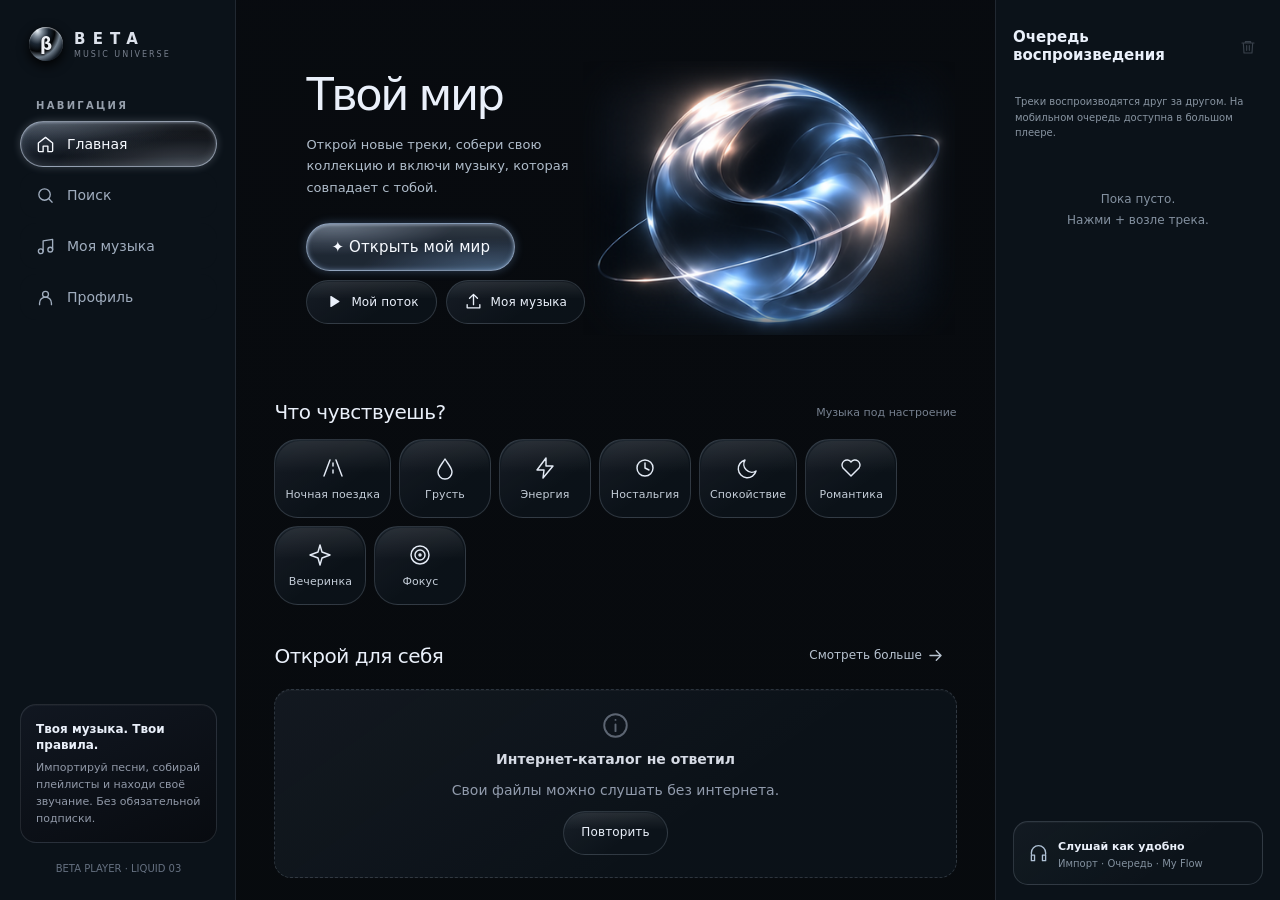
<file: app/index.html>
<!doctype html>
<html lang="ru"><head><meta charset="utf-8"><meta name="viewport" content="width=device-width,initial-scale=1,viewport-fit=cover"><meta name="theme-color" content="#030405"><title>BETA · объединённый тестовый билд</title>
<style>
*{box-sizing:border-box}html,body{margin:0;width:100%;height:100%;overflow:hidden;background:#030405;color:#edf2f8;font-family:system-ui,-apple-system,Segoe UI,sans-serif}
#player-frame,#liquid-frame{position:fixed;inset:0;width:100%;height:100%;border:0;background:#030405}
#liquid-frame[hidden],#player-frame[hidden],#back[hidden]{display:none!important}
#back{position:fixed;top:calc(10px + env(safe-area-inset-top,0px));left:12px;z-index:20;display:flex;align-items:center;gap:8px;min-height:39px;border:1px solid #6b81968c;border-radius:999px;background:#111923ea;box-shadow:0 10px 24px #000a,inset 0 1px 0 #ffffff17;color:#edf3f7;padding:8px 14px;backdrop-filter:blur(20px);font:600 12px system-ui;cursor:pointer}
#back span{font-size:23px;line-height:14px;margin-top:-3px}
</style></head>
<body>
<iframe id="player-frame" src="../docs/index.html" title="BETA · плеер, профиль и персонализация" allow="autoplay; fullscreen"></iframe>
<iframe id="liquid-frame" title="BETA · три 3D-ядра Liquid" hidden allow="autoplay; fullscreen"></iframe>
<button id="back" type="button" hidden aria-label="Вернуться на главный экран"><span aria-hidden="true">‹</span> На главную</button>
<script>
(function(){
 'use strict';
 const player=document.getElementById('player-frame'),liquid=document.getElementById('liquid-frame'),back=document.getElementById('back');
 function showLiquid(){player.hidden=true;liquid.hidden=false;back.hidden=false;if(!liquid.getAttribute('src'))liquid.src='liquid.html';}
 function showPlayer(){liquid.hidden=true;liquid.removeAttribute('src');back.hidden=true;player.hidden=false;
  try{const doc=player.contentDocument;const home=doc.querySelector('#bottomnav [data-action="nav"][data-view="home"]')||doc.querySelector('.nav [data-action="nav"][data-view="home"]');if(home)home.click();}catch(e){console.warn('BETA navigation',e)}
 }
 back.addEventListener('click',showPlayer);
 player.addEventListener('load',()=>{
  try{
   const doc=player.contentDocument;
   doc.addEventListener('click',event=>{const el=event.target;
    if(el&&el.closest&&el.closest('[data-action="beta-open-world"]')){
     event.preventDefault();event.stopPropagation();event.stopImmediatePropagation();showLiquid();
    }
   },true);
  }catch(e){console.error('BETA integration',e)}
 });
 window.__betaIntegration=()=>({screen:liquid.hidden?'player':'liquid',playerReady:!!player.contentWindow?.__betaPlayerDebug,liquidReady:!!liquid.contentWindow?.__betaV40,selected:!!localStorage.getItem('beta.liquid.selection.v1')});
})();
</script></body></html>
</file>
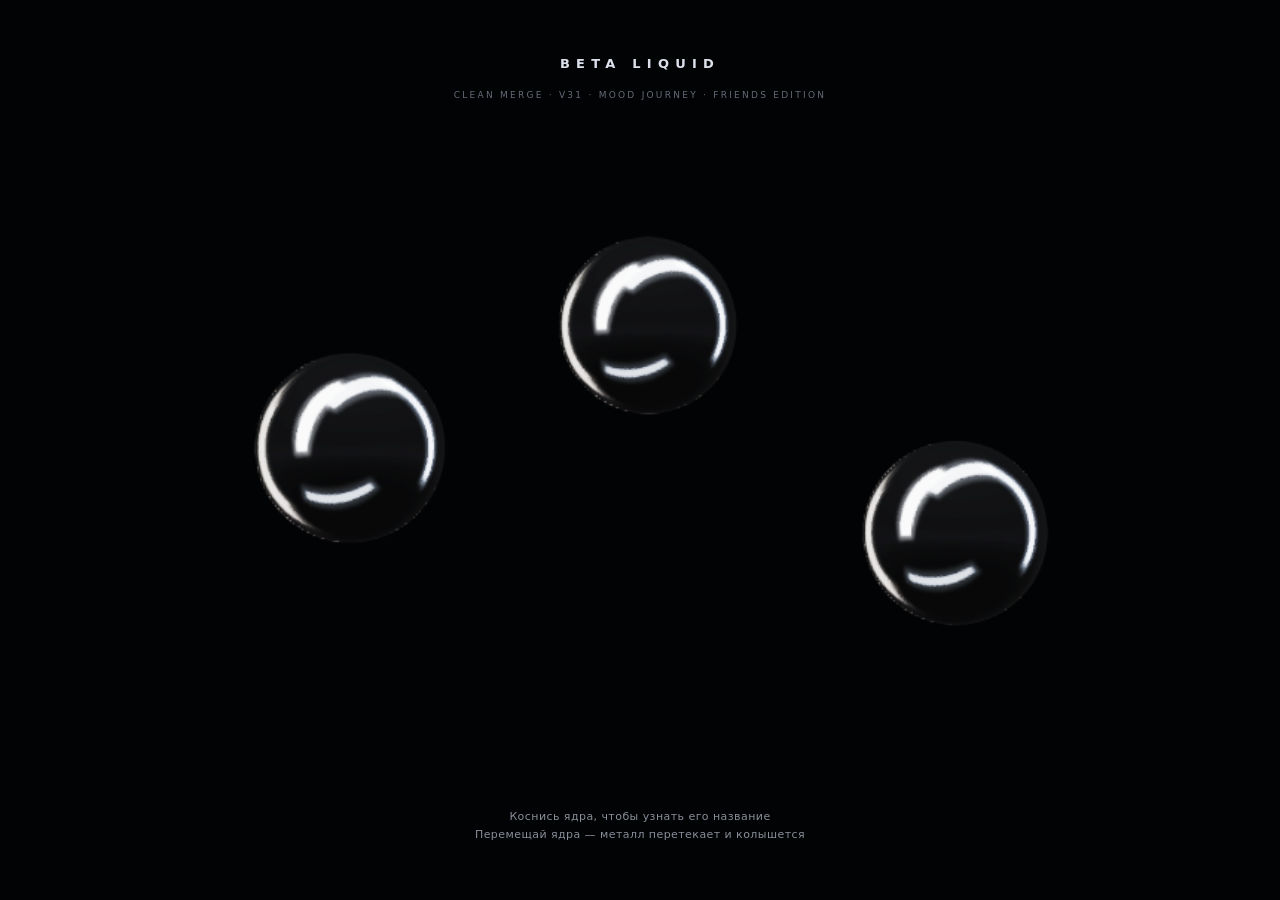
<file: app/liquid-living.html>
<!doctype html><html lang="ru"><head><meta charset="utf-8"><meta name="viewport" content="width=device-width,initial-scale=1,maximum-scale=1,viewport-fit=cover"><title>BETA LIQUID · v40 + выбор с прослушиванием</title><style>
html,body{margin:0;background:#030405;color:#e8e9ed;font-family:system-ui,-apple-system,sans-serif;height:100%;overflow:hidden}*{box-sizing:border-box}#betaTrios{width:100%;height:100%;min-height:380px;position:relative;isolation:isolate;background:#030405;overflow:hidden;touch-action:none;user-select:none}#betaTrios canvas{width:100%;height:100%;display:block;touch-action:none;cursor:grab}#betaTrios canvas:active{cursor:grabbing}.wordmark{position:absolute;top:6.2%;width:100%;text-align:center;pointer-events:none;letter-spacing:.48em;font-size:clamp(10px,1.3vw,13px);font-weight:650;color:#dce1eb}.underword{position:absolute;top:10%;width:100%;text-align:center;pointer-events:none;letter-spacing:.25em;font-size:9px;color:#777f8d;opacity:.85}.hint{position:absolute;bottom:6.2%;left:5%;width:90%;text-align:center;pointer-events:none;letter-spacing:.04em;font-size:11px;color:#898f9a;line-height:1.65;transition:opacity .25s}.focusLabel{position:absolute;left:0;top:0;pointer-events:none;transform:translate(-50%,-50%);text-align:center;opacity:0;transition:opacity .26s;white-space:nowrap;z-index:2}.focusLabel .main{font-size:clamp(11px,2.7vw,14px);font-weight:630;letter-spacing:.3em;color:#f0f0f2;text-shadow:0 2px 16px #000,0 0 16px #000}.focusLabel .sub{font-size:10px;letter-spacing:.07em;margin-top:8px;color:#969fab;text-shadow:0 2px 10px #000}.actions{position:absolute;bottom:15%;left:50%;transform:translateX(-50%);display:none;gap:8px;align-items:center;z-index:4;white-space:nowrap}.actions button{background:#12151b;color:#e9ebee;border:1px solid #646b77;border-radius:999px;padding:10px 16px;font:12px system-ui;cursor:pointer}.actions .secondary{background:#08090d;color:#afb3bf;border-color:#3a3d46}.error{position:absolute;inset:0;display:none;place-items:center;text-align:center;padding:24px;background:#050507;color:#d8dce0;font-size:13px;line-height:1.6}

/* Additional interface only: original v31 WebGL program, particles and motion unchanged. */
#betaTrios{height:100dvh;min-height:440px}
#betaTrios .wordmark{z-index:5}#betaTrios .underword{z-index:5}
#betaTrios.immersed .underword{font-size:9px;letter-spacing:.2em;color:#a1a7b0}
#betaTrios.immersed .focusLabel{z-index:8}
#betaTrios .droplet-tags{position:absolute;inset:0;pointer-events:none;z-index:3;overflow:hidden}
#betaTrios .tag{position:absolute;left:0;top:0;display:flex;align-items:center;gap:8px;max-width:min(186px,38vw);border:1px solid #5a626c9c;background:linear-gradient(180deg,#252d37d9,#0a0d13d9);box-shadow:inset 0 1px 0 #ffffff18,0 4px 18px #0009;color:#edf0f5;border-radius:100px;padding:8px 11px 8px 9px;font:600 12px/1 system-ui;cursor:pointer;pointer-events:auto;white-space:nowrap;backdrop-filter:blur(8px);will-change:transform,opacity;transition:border-color .2s,box-shadow .2s,background-color .2s;user-select:none;touch-action:manipulation}
#betaTrios .tag:focus-visible{outline:2px solid #cfdcef;outline-offset:3px}
#betaTrios .tag .tag-name{overflow:hidden;text-overflow:ellipsis}
#betaTrios .tag .dot{width:12px;height:12px;flex-shrink:0;border-radius:50%;background:var(--dot,#8792ad);box-shadow:0 0 13px var(--dot,#8792ad);border:1px solid #ffffff66}
#betaTrios .tag .music-ico{font-size:12px;flex:none;color:#e7e9ef}
#betaTrios .tag .artist-ico{display:grid;place-items:center;width:20px;height:20px;flex:none;border-radius:100%;font-size:10px;background:linear-gradient(140deg,#764eb8,#c04f74)}
#betaTrios .tag[data-type="mood"]{border-color:#5a64749e}
#betaTrios .tag[data-type="track"]{border-color:#51647695;background:linear-gradient(180deg,#192430e0,#0a0f17da)}
#betaTrios .tag[data-type="artist"]{border-color:#755c748f}

#betaTrios .tag.is-selected{border-color:#c5dbcc;box-shadow:0 0 0 1px #c0f3d552,0 0 23px #80d7a02b,inset 0 1px 0 #fff4;color:#fff}
#betaTrios .tag.is-saved:not(.is-focus){border-color:#a5c9b3;box-shadow:0 0 0 1px #97cdae50,0 0 20px #80d7a01e,inset 0 1px 0 #fff3}#betaTrios .tag.is-focus{border-color:#e4e9f4;box-shadow:0 0 0 1px #d2e3fa77,0 0 36px #97b6fa4d;background:linear-gradient(180deg,#374152f3,#111823f3);z-index:30}
#betaTrios .top-status{position:absolute;left:50%;top:15%;transform:translateX(-50%);font:10px/1.4 system-ui;color:#9daab9;letter-spacing:.04em;white-space:nowrap;pointer-events:none;z-index:5;display:none;text-shadow:0 1px 10px #000}
#betaTrios.immersed .top-status{display:block}
#betaTrios .chosen-strip{display:flex;gap:6px;overflow-x:auto;min-height:0;max-width:100%;scrollbar-width:none;padding:0 3px}
#betaTrios .chosen-strip button{color:#d7f5e3;border:1px solid #4e7361;background:#14221bdc;padding:6px 10px;font:10px system-ui;border-radius:18px;flex-shrink:0;cursor:pointer}
#betaTrios .scene-search{position:absolute;left:50%;bottom:5.6%;transform:translateX(-50%);z-index:12;display:none;width:min(520px,calc(100% - 28px));user-select:auto}
#betaTrios.immersed .scene-search{display:block}
#betaTrios .searchbar{display:flex;align-items:center;gap:8px;border:1px solid #596574ad;border-radius:40px;background:#10151cf2;backdrop-filter:blur(15px);box-shadow:0 13px 40px #000b;padding:1px 6px 1px 14px}
#betaTrios .searchbar svg{width:16px;height:16px;flex:none;fill:none;stroke:#aeb9c5;stroke-width:2}
#betaTrios .searchbar input{border:0;outline:0;background:none;color:#f4f5f8;font:13px system-ui;width:100%;min-width:0;padding:12px 0;user-select:text;touch-action:auto}
#betaTrios .searchbar input::placeholder{color:#8d98a7}
#betaTrios .searchbar button{border:0;background:transparent;color:#a9b4bf;font:22px system-ui;cursor:pointer;padding:4px 8px}
#betaTrios .results{position:absolute;bottom:calc(100% + 8px);left:0;right:0;display:none;flex-direction:column;gap:2px;border:1px solid #586371;background:#0c121bfa;box-shadow:0 16px 50px #000d;border-radius:14px;padding:5px;max-height:225px;overflow:auto}
#betaTrios .results button{display:flex;justify-content:space-between;align-items:center;gap:8px;border:0;border-radius:9px;background:transparent;color:#eef1f5;text-align:left;padding:10px;font:12px system-ui;cursor:pointer}
#betaTrios .results button:hover{background:#222d38}
#betaTrios .results small{font:10px system-ui;color:#8995a4;white-space:nowrap}
#betaTrios .more{position:absolute;bottom:24%;right:5%;z-index:5;display:none;border:1px dashed #66717fa8;background:#141a23dc;color:#dae0e8;border-radius:30px;padding:10px 14px;font:11px system-ui;cursor:pointer}
#betaTrios.immersed .more{display:block}
#betaTrios.immersed .actions{bottom:17%;display:flex!important;z-index:9}
#betaTrios.immersed .actions button{font-size:11px;padding:9px 14px}
#betaTrios.immersed .hint{bottom:1.3%;font-size:9px;opacity:.7}
#betaTrios .substatus{position:absolute;left:5%;bottom:28%;z-index:4;color:#c0c6d1;font:11px system-ui;text-shadow:0 2px 10px #000;pointer-events:none;max-width:45%}
#betaTrios .substatus:empty{display:none}
@media(max-width:620px){#betaTrios .tag{font-size:10px;padding:8px 9px 8px 8px;max-width:40vw;gap:5px}#betaTrios .tag .dot{width:10px;height:10px}#betaTrios .tag .artist-ico{width:16px;height:16px;font-size:9px}#betaTrios .top-status{top:14%;font-size:9px;white-space:normal;text-align:center;max-width:90%}#betaTrios .actions{gap:5px}#betaTrios.immersed .actions{bottom:17.5%}#betaTrios.immersed .actions button{font-size:10px;padding:9px 11px}#betaTrios .more{right:4%;bottom:27%;padding:8px 10px}#betaTrios .substatus{bottom:29%;left:4%;font-size:10px;max-width:47%}}

.no-results{display:block;color:#a2adbc;font:12px/1.5 system-ui;padding:12px}.tag[data-type="mood"] .dot{box-shadow:0 0 9px var(--dot),inset 0 0 2px #fff}.tag:active{filter:brightness(1.2)}#betaTrios .actions .more{position:static;right:auto;bottom:auto;background:#12151b;color:#c9d0db;white-space:nowrap}#betaTrios.immersed .substatus{display:none}@media(max-width:620px){#betaTrios .actions .more{padding:9px 10px}}

#betaTrios.previewing .scene-search .searchbar{opacity:0;pointer-events:none}
/* v41: feedback from friends. Pure UI overlay; metal shader and particle physics stay untouched. */
#betaTrios .beta-preview{position:absolute;z-index:22;left:50%;bottom:5.6%;transform:translateX(-50%);width:min(354px,calc(100% - 24px));display:none;align-items:center;gap:10px;padding:10px 12px;border:1px solid #73819095;border-radius:17px;background:linear-gradient(145deg,#19212adf,#090c11f3);box-shadow:0 15px 40px #000b,inset 0 1px 0 #ffffff25;backdrop-filter:blur(20px);color:#eef1f5;touch-action:auto}
#betaTrios .beta-preview.open{display:flex;animation:betaPreviewIn .28s ease-out both}
@keyframes betaPreviewIn{from{opacity:0;transform:translate(-50%,9px) scale(.97)}to{opacity:1;transform:translate(-50%,0) scale(1)}}
#betaTrios .beta-preview .preview-toggle{border:1px solid #92a1af88;background:linear-gradient(145deg,#3e5366,#111923);border-radius:50%;height:36px;width:36px;min-width:36px;color:#fff;font-size:15px;cursor:pointer;display:grid;place-items:center}
#betaTrios .beta-preview .preview-toggle:disabled{opacity:.43;cursor:wait}
#betaTrios .preview-info{min-width:0;flex:1}
#betaTrios .preview-title{font-size:11px;font-weight:660;white-space:nowrap;overflow:hidden;text-overflow:ellipsis}
#betaTrios .preview-note{font-size:10px;color:#a1aeba;margin-top:3px;white-space:nowrap;overflow:hidden;text-overflow:ellipsis}
#betaTrios .preview-progress{height:2px;border-radius:2px;background:#59657362;margin-top:6px;overflow:hidden}
#betaTrios .preview-progress>i{display:block;height:100%;width:0;background:#b7e7dd;transition:width .15s linear}
#betaTrios .preview-actions{display:flex;flex-direction:column;gap:5px;align-items:flex-end;flex:none}
#betaTrios .preview-link{color:#a7ddcc;text-decoration:none;font:9px/1.25 system-ui;max-width:84px;text-align:right}
#betaTrios .preview-close{border:0;background:transparent;color:#a6b1bf;font-size:16px;line-height:18px;cursor:pointer;padding:0 3px}
#betaTrios .artist-detail{position:absolute;z-index:33;display:none;width:min(330px,calc(100% - 28px));max-height:min(322px,59dvh);overflow-y:auto;border:1px solid #6b7481a6;border-radius:19px;background:linear-gradient(152deg,#242e3af7,#090c12fa 66%);box-shadow:0 25px 75px #000d,inset 0 1px 0 #ffffff20;backdrop-filter:blur(24px);padding:16px;touch-action:pan-y;user-select:auto}
#betaTrios .artist-detail.open{display:block;animation:betaCardIn .22s ease-out}
@keyframes betaCardIn{from{opacity:0;transform:translateY(8px) scale(.96)}to{opacity:1;transform:translateY(0) scale(1)}}
#betaTrios .artist-detail header{display:flex;gap:12px;align-items:center;margin-bottom:14px}
#betaTrios .artist-detail .artist-avatar{width:44px;height:44px;flex:none;display:grid;place-items:center;border:1px solid #a9b1c474;border-radius:50%;background:radial-gradient(circle at 35% 22%,#9babc2,#27313d 40%,#0b0e13 78%);box-shadow:inset 0 1px 0 #ffffff8c;font:650 19px system-ui;color:#e3e7ec}
#betaTrios .artist-detail .artist-h{flex:1;min-width:0}
#betaTrios .artist-detail .artist-h b{display:block;font:680 15px/1.2 system-ui;white-space:nowrap;overflow:hidden;text-overflow:ellipsis}
#betaTrios .artist-detail .artist-h small{color:#a5b0be;font:10px system-ui}
#betaTrios .artist-detail .artist-x{border:0;background:#ffffff14;color:#d2d9e1;width:26px;height:26px;border-radius:50%;font-size:17px;cursor:pointer;align-self:flex-start}
#betaTrios .artist-detail .hits-title{font:650 10px system-ui;letter-spacing:.12em;text-transform:uppercase;color:#a9b5c2;margin-bottom:8px}
#betaTrios .artist-detail .hit-row{display:flex;align-items:center;gap:10px;width:100%;min-height:39px;padding:8px 7px;border:0;border-bottom:1px solid #ffffff14;background:none;color:#e8ebef;text-align:left;cursor:pointer}
#betaTrios .artist-detail .hit-row:last-of-type{border-bottom:0}
#betaTrios .artist-detail .hit-n{color:#8091a6;width:13px;flex:none;font:11px system-ui}
#betaTrios .artist-detail .hit-name{flex:1;font:12px/1.3 system-ui;overflow:hidden;text-overflow:ellipsis;white-space:nowrap}
#betaTrios .artist-detail .hit-play{font:11px system-ui;color:#aedacc;white-space:nowrap}
#betaTrios .artist-detail .artist-tip{font:10px/1.45 system-ui;color:#8895a5;margin-top:10px}
#betaTrios .tag[data-type='artist']{touch-action:pan-x pan-y;-webkit-touch-callout:none}
#betaTrios .chosen-strip button{touch-action:pan-x pan-y}
@media(max-width:620px){#betaTrios .beta-preview{bottom:5.6%;padding:7px 10px}#betaTrios .artist-detail{max-height:50dvh}}

/* Beta music discovery: links to legal SoundCloud search, not unlicensed audio streams */
#betaTrios .preview-soundcloud{display:inline-flex;align-items:center;justify-content:center;text-decoration:none;color:#f1f2f7;font-size:10px;padding:6px 7px;border:1px solid #525460;border-radius:15px;white-space:nowrap;background:#21232b;}
#betaTrios .artist-soundcloud{display:inline-block;color:#c1c5d3;text-decoration:none;font:500 10px system-ui;margin-left:8px;max-width:130px;vertical-align:middle;}

/* 2026 indie discovery & mobile touch fixes — original 3D shader untouched. */
#betaTrios *,#betaTrios *::before,#betaTrios *::after{-webkit-tap-highlight-color:transparent;}
#betaTrios button{-webkit-appearance:none;appearance:none;outline:none;}
#betaTrios button:focus-visible,#betaTrios [role=button]:focus-visible{outline:2px solid #cad6e5;outline-offset:2px;}
#betaTrios .saved-controls{display:flex;align-items:center;justify-content:space-between;gap:8px;padding:0 3px 5px;min-height:26px;touch-action:auto;}
#betaTrios .saved-caption{font:600 9px/1 system-ui;letter-spacing:.1em;color:#b3c3d2;white-space:nowrap;}
#betaTrios .saved-caption b{font-variant-numeric:tabular-nums;color:#e7ecef;}
#betaTrios .saved-scroll{display:flex;align-items:center;gap:7px;}
#betaTrios .saved-scroll button{border:1px solid #637181a8;background:#202b37e0;color:#e2e8f0;width:27px;height:24px;line-height:1;border-radius:10px;padding:0;font:18px system-ui;}
#betaTrios .saved-scroll button:disabled{opacity:.25;}
#betaTrios .chosen-strip{min-height:39px;max-width:100%;padding:2px 3px 4px;overflow-x:auto;overflow-y:hidden;scroll-behavior:smooth;overscroll-behavior-x:contain;touch-action:pan-x;scroll-snap-type:x proximity;-webkit-overflow-scrolling:touch;scrollbar-width:thin;scrollbar-color:#67798955 transparent;}
#betaTrios .saved-pill{display:flex;align-items:center;gap:0;max-width:200px;flex:none;white-space:nowrap;border:1px solid #628075b0;background:linear-gradient(150deg,#20302bf0,#10191afb);border-radius:25px;scroll-snap-align:start;overflow:hidden;}
#betaTrios .chosen-strip .saved-pill button{border:0;border-radius:0;background:transparent;color:#d5e9df;min-height:31px;touch-action:pan-x;font-size:10px;}
#betaTrios .chosen-strip .saved-pill .saved-open{overflow:hidden;white-space:nowrap;text-overflow:ellipsis;min-width:0;max-width:151px;text-align:left;padding:7px 6px 7px 10px;}
#betaTrios .chosen-strip .saved-pill .saved-open:active{background:#ffffff12;}
#betaTrios .chosen-strip .saved-pill .saved-remove{font-size:16px;width:31px;padding:5px 8px;border-left:1px solid #6781734d;color:#cdd8d5;flex:none;}
#betaTrios .chosen-strip .saved-pill .saved-remove:active{background:#a6444544;color:#fff;}
#betaTrios .preview-info{cursor:pointer;touch-action:manipulation;padding:3px 1px;}
#betaTrios .preview-title::after{content:'  ↗';font-size:12px;color:#aec9da;}
#betaTrios .preview-info:active .preview-title{color:#d4eee9;}
#betaTrios .beta-preview .preview-toggle{-webkit-tap-highlight-color:transparent;-webkit-user-select:none;user-select:none;transform:translateZ(0);backface-visibility:hidden;outline:0!important;}
#betaTrios .track-detail{position:absolute;z-index:32;left:50%;bottom:calc(5.6% + 75px);transform:translateX(-50%);width:min(355px,calc(100% - 24px));max-height:min(360px,57dvh);overflow-y:auto;display:none;padding:15px;border-radius:18px;background:linear-gradient(150deg,#24303af9,#0a0e14f9 69%);border:1px solid #7585959a;box-shadow:0 23px 62px #000e,inset 0 1px #ffffff25;backdrop-filter:blur(20px);touch-action:pan-y;user-select:auto;}
#betaTrios .track-detail.open{display:block;animation:betaTrackIn .24s ease-out both;}
@keyframes betaTrackIn{from{opacity:0;translate:0 9px}to{opacity:1;translate:0 0}}
#betaTrios .track-head{display:flex;align-items:center;justify-content:space-between;}
#betaTrios .track-eyebrow,#betaTrios .track-similar-title{font:650 9px/1.5 system-ui;letter-spacing:.13em;color:#a2b8c8;}
#betaTrios .track-x{border:none;background:#303c46;color:#ecf0f5;border-radius:50%;width:27px;height:27px;font-size:17px;cursor:pointer;}
#betaTrios .track-heading{font:680 17px/1.3 system-ui;color:#eff2f5;margin:7px 0 9px;white-space:normal;}
#betaTrios .track-artist-btn{display:block;width:100%;text-align:left;border:1px solid #637b87ab;border-radius:11px;background:#20303ba8;padding:10px;color:#dceaf2;font:600 12px system-ui;margin-bottom:16px;cursor:pointer;}
#betaTrios .track-sim-row{display:flex;gap:7px;align-items:stretch;border-bottom:1px solid #ffffff12;}
#betaTrios .track-sim-row:last-child{border-bottom:0;}
#betaTrios .track-sim-open{display:flex;flex-direction:column;align-items:flex-start;justify-content:center;flex:1;min-width:0;padding:9px 6px;border:0;background:transparent;color:#f0f3f5;cursor:pointer;font:12px/1.4 system-ui;text-align:left;}
#betaTrios .track-sim-open span{white-space:nowrap;overflow:hidden;text-overflow:ellipsis;max-width:100%;}
#betaTrios .track-sim-open small{color:#a0abb9;font:10px system-ui;margin-top:2px;}
#betaTrios .track-sim-add{border:1px solid #738a89;background:#26383b;color:#cfe6e0;border-radius:10px;margin:auto 0;min-width:30px;height:29px;font:18px/1 system-ui;cursor:pointer;}
#betaTrios .track-footnote{font:10px/1.5 system-ui;color:#899cab;margin-top:10px;}
#betaTrios .artist-detail{z-index:38;}
@media(max-width:620px){#betaTrios .scene-search{bottom:5.2%;}#betaTrios .track-detail{bottom:calc(5.2% + 78px);max-height:53dvh;}#betaTrios .saved-pill{max-width:170px;}#betaTrios .chosen-strip .saved-pill .saved-open{max-width:127px;}#betaTrios.previewing .saved-controls,#betaTrios.previewing .chosen-strip{opacity:.22;pointer-events:none;}}
/* Faster mobile tag compositing: same dark glass colors, no costly per-pill backdrop blur over moving WebGL. */
@media(max-width:870px){#betaTrios .tag{backdrop-filter:none;background:linear-gradient(180deg,#252d37f5,#0a0d13f4)}#betaTrios .tag[data-type="track"]{background:linear-gradient(180deg,#192430f5,#0a0f17f4)}}

/* Living Music — search surface, only UI. */
#betaTrios .scene-search{width:min(560px,calc(100% - 24px));bottom:max(4.5%,env(safe-area-inset-bottom));isolation:isolate;touch-action:pan-y;color:#f1f3f7}
#betaTrios.immersed .scene-search{display:flex;flex-direction:column;gap:4px}
#betaTrios .scene-search:before{content:"";position:absolute;inset:-9px -5px -5px;z-index:-1;border-radius:33px 33px 27px 27px;background:radial-gradient(ellipse at 9% 0%,#8ca6c334,transparent 52%),linear-gradient(155deg,#131b25f2,#06090ef0 55%,#161e28ed);border:1px solid #b5c8de45;box-shadow:0 12px 35px #0009,inset 0 1px 0 #e7f2ff32,inset 0 -1px 0 #9ebcdb38;pointer-events:none;opacity:0;transition:opacity .28s}
#betaTrios .scene-search:has(.results[style*="flex"]):before{opacity:1}
#betaTrios .scene-search .searchbar{order:0;min-height:48px;position:relative;overflow:hidden;border-radius:48% 52% 47% 53% / 78% 72% 28% 22%;border:1px solid #aebed68c;box-shadow:inset 0 1px 2px #e5efff65,inset 0 -2px 6px #9fb6da25,0 5px 25px #0009;background:radial-gradient(ellipse at 18% 0%,#a8c0df42,transparent 46%),radial-gradient(ellipse at 90% 100%,#7d9cbe38,transparent 45%),linear-gradient(155deg,#273543e8,#0b1119f7 54%,#263341dc);backdrop-filter:none;padding:0 6px 0 18px;transition:border-radius .25s,box-shadow .25s}
#betaTrios .scene-search .searchbar:focus-within{border-radius:26px;border-color:#d6e5f1c0;box-shadow:inset 0 1px 2px #e5efff55,0 0 16px #a0bdd82c,0 8px 26px #0008}
#betaTrios .scene-search .searchbar input{font-size:16px;min-height:46px;padding:10px 0;color:#f3f6fb}
#betaTrios .scene-search .searchbar input::-webkit-search-cancel-button{appearance:none}
#betaTrios .scene-search .searchbar input::placeholder{font-size:13px;color:#b1bfce}
#betaTrios .scene-search .searchbar button{min-width:44px;min-height:44px;color:#d0dce9}
#betaTrios .scene-search .saved-controls{order:-2;padding:0 7px;min-height:24px}
#betaTrios .scene-search .chosen-strip{order:-1;min-height:0;padding:2px 4px;gap:5px}
#betaTrios .scene-search .chosen-strip:empty{display:none}
#betaTrios .scene-search .saved-pill{border-color:#a7bac66b;background:linear-gradient(150deg,#2c3846e8,#101720f4)}
#betaTrios .scene-search .saved-pill button{color:#e0e7f1}
#betaTrios .scene-search .saved-scroll button{border-color:#a6bad44d;background:#131d27df}
#betaTrios .scene-search .results{order:1;position:relative;inset:auto;gap:5px;padding:6px 2px 3px;border:0;border-radius:0;background:transparent;box-shadow:none;max-height:min(34dvh,260px,var(--liquid-search-available,260px));overflow:auto;overscroll-behavior:contain;touch-action:pan-y;scrollbar-width:thin;scrollbar-color:#879ab25c transparent;animation:livingReveal .27s cubic-bezier(.2,.8,.2,1) both}
#betaTrios .scene-search:has(.results[style*="flex"]){padding:8px 6px 4px}
#betaTrios .scene-search:has(.results[style*="flex"]) .searchbar{order:-3;border-radius:24px}
#betaTrios .scene-search:has(.results[style*="flex"]) .saved-controls{order:2}
#betaTrios .scene-search:has(.results[style*="flex"]) .chosen-strip{order:3}
#betaTrios .liquid-result-row{display:flex;align-items:center;gap:4px;min-height:54px;padding:3px 4px;border-radius:23px;border:1px solid #a6bbd12b;background:radial-gradient(ellipse at 12% 0%,#9fb5cf26,transparent 50%),linear-gradient(155deg,#1d2937f2,#0e141def 65%,#263343e6);box-shadow:inset 0 1px 0 #dceaff24;flex:none;animation:livingReveal .34s cubic-bezier(.15,.75,.22,1) both;animation-delay:calc(var(--result-index,0)*28ms)}
#betaTrios .liquid-result-row.is-picked{border-color:#c3d6e4a8}
#betaTrios .results .liquid-result-open{display:flex;justify-content:flex-start;align-items:center;flex:1;min-width:0;gap:9px;padding:4px 5px;border-radius:20px;min-height:44px}
#betaTrios .liquid-result-icon{width:34px;height:34px;flex:none;border-radius:50%;display:grid;place-items:center;color:#e3edf8;font-size:15px;background:radial-gradient(circle at 30% 16%,#c4d2e8a8,#37485d 30%,#0a111b 67%,#637b97 100%);box-shadow:inset 0 1px 2px #fff5;border:1px solid #a3b6d160}
#betaTrios .liquid-result-copy{display:flex;flex:1;min-width:0;flex-direction:column;gap:3px;text-align:left}
#betaTrios .liquid-result-copy span,#betaTrios .liquid-result-copy small{overflow:hidden;text-overflow:ellipsis;white-space:nowrap;max-width:100%}
#betaTrios .liquid-result-copy span{font-size:13px;color:#edf2f7}
#betaTrios .liquid-result-copy small{font-size:11px;color:#aab8ca}
#betaTrios .liquid-result-arrow{color:#a7b9cd;font-size:17px}
#betaTrios .results .liquid-result-pick{display:grid;place-items:center;width:44px;height:44px;flex:none;padding:0;border:1px solid #c5d6e644;border-radius:50%;color:#eaf1f8;background:radial-gradient(circle at 30% 10%,#a1b6ce37,transparent 55%),#1a2532;font-size:20px}
#betaTrios .results .liquid-result-pick[aria-pressed="true"]{background:#a9bdd333;color:#f4f8ff;border-color:#d1e2f0a8}
#betaTrios .results .no-results{color:#c2cedd;padding:12px 8px}
#betaTrios .tag .artist-ico{background:radial-gradient(circle at 32% 20%,#c2d0e0,#384858 40%,#101722 76%);color:#e8eef5}
#betaTrios .tag.is-selected,#betaTrios .tag.is-saved:not(.is-focus){border-color:#c2d1e1;box-shadow:0 0 0 1px #b5c5d43d,0 0 16px #b6c8df28,inset 0 1px 0 #fff3}
#betaTrios .tag[data-type="mood"] .dot{background:#a6b6c9;box-shadow:0 0 7px #b5c7dc65,inset 0 0 2px #fff}
@keyframes livingReveal{from{opacity:0;transform:translateY(12px) scale(.97)}to{opacity:1;transform:translateY(0) scale(1)}}
@media(max-height:520px){#betaTrios .scene-search .results{max-height:min(26dvh,140px,var(--liquid-search-available,140px))}}
@media(prefers-reduced-motion:reduce){#betaTrios .scene-search:before,#betaTrios .scene-search .searchbar,#betaTrios .scene-search .results,#betaTrios .liquid-result-row{animation:none;transition:none}}

</style></head><body><div id="betaTrios"><canvas aria-label="Три интерактивных жидкометаллических ядра"></canvas><div class="droplet-tags" aria-label="Настроения, треки и исполнители"></div><div class="top-status" aria-live="polite"></div><div class="substatus" aria-live="polite"></div><button class="more" type="button">Ещё ↻</button><div class="scene-search"><div class="chosen-strip"></div><div class="results" role="group" aria-label="Результаты поиска"></div><div class="searchbar"><svg viewBox="0 0 24 24" aria-hidden="true"><circle cx="11" cy="11" r="7"/><path d="m16 16 5 5"/></svg><input type="search" placeholder="Найти в своём мире…" autocomplete="off" aria-label="Поиск по музыкальному миру"><button type="button" aria-label="Очистить поиск">×</button></div></div><div class="wordmark">BETA LIQUID</div><div class="underword">CLEAN MERGE · V31 · MOOD JOURNEY · FRIENDS EDITION</div><div class="focusLabel"><div class="main"></div><div class="sub">Нажми ещё раз, чтобы разрушить</div></div><div class="actions"><button class="gather">Собрать ядра</button><button class="secondary restart">Начать заново</button></div><div class="hint">Коснись ядра, чтобы узнать его название<br>Перемещай ядра — металл перетекает и колышется</div><div class="error"></div></div>
<script>
(()=>{'use strict';
const root=document.getElementById('betaTrios'),cv=root.querySelector('canvas'),label=root.querySelector('.focusLabel'),labelMain=label.querySelector('.main'),hint=root.querySelector('.hint'),actions=root.querySelector('.actions'),gatherBtn=root.querySelector('.gather'),restartBtn=root.querySelector('.restart'),error=root.querySelector('.error');
const gl=cv.getContext('webgl',{alpha:false,antialias:false,powerPreference:'default'});
if(!gl){error.style.display='grid';error.textContent='Для этой демонстрации нужен WebGL. Попробуй Chrome с включённым аппаратным ускорением.';return}
const P=gl.getShaderPrecisionFormat(gl.FRAGMENT_SHADER,gl.HIGH_FLOAT)?.precision>0?'highp':'mediump';
const C=(x,a,b)=>Math.max(a,Math.min(b,x)),M=(a,b,k)=>a+(b-a)*k,S=x=>{x=C(x,0,1);return x*x*(3-2*x)};
let seed=923881;const rand=(a=0,b=1)=>{seed=(Math.imul(1664525,seed)+1013904223)>>>0;return a+(seed/4294967296)*(b-a)};
const V=Math.PI*2;
function shader(t,str){const s=gl.createShader(t);gl.shaderSource(s,str);gl.compileShader(s);if(!gl.getShaderParameter(s,gl.COMPILE_STATUS))throw Error(gl.getShaderInfoLog(s));return s}
function prog(a,b){const p=gl.createProgram();gl.attachShader(p,shader(gl.VERTEX_SHADER,a));gl.attachShader(p,shader(gl.FRAGMENT_SHADER,b));gl.linkProgram(p);if(!gl.getProgramParameter(p,gl.LINK_STATUS))throw Error(gl.getProgramInfoLog(p));return p}
try{
const fieldVS=`attribute vec2 pos,tc;attribute float mass;varying vec2 v;varying float vm;uniform vec2 screen;void main(){v=tc;vm=mass;gl_Position=vec4(pos.x/screen.x*2.-1.,1.-pos.y/screen.y*2.,0.,1.);}`;
const fieldFS=`precision ${P} float;varying vec2 v;varying float vm;uniform float gain;void main(){float k=max(0.,1.-dot(v,v));float d=k*k*vm;gl_FragColor=vec4(d*gain,d,0.,d);}`;
const screenVS=`attribute vec2 pos;varying vec2 uv;void main(){uv=(pos+1.)*.5;gl_Position=vec4(pos,0.,1.);}`;
const screenFS=`precision ${P} float;
varying vec2 uv;
uniform sampler2D field;
uniform samplerCube env;
uniform sampler2D surface;
uniform vec2 screen,texel;
uniform vec4 cores[3];
uniform vec2 dirs[3];
uniform vec4 flexes[3];
uniform vec3 bonds;
uniform float baseR,gain,pixel,hasFluid;
float smoothUnion(float a,float b,float k){
 float h=max(0.,k-abs(a-b))/max(.001,k);
 return min(a,b)-h*h*k*.25;
}
float density(vec2 p){
 vec2 d=texture2D(field,clamp(p,0.,1.)).rg;
 return mix(d.r/gain,d.g,smoothstep(.75,.97,d.r))*hasFluid;
}
float orbDist(vec2 xy,int i){
 vec4 c=cores[0];float row=.125;
 if(i==1){c=cores[1];row=.375;}
 if(i==2){c=cores[2];row=.625;}
 if(c.z<.01)return 9999.;
 vec2 o=(xy-c.xy)/c.z;
 float r=length(o);
 // Waves affect the free surface near its rim, not the centre of the sphere.
 // Previously atan() at r=0 made an angular singularity: the visible pinched dot.
 float u=fract(atan(-o.y,o.x)/6.28318530718+1.);
 float displacement=(texture2D(surface,vec2(u,row)).r*2.-1.)*.15;
 displacement*=smoothstep(.33,.89,r);
 return (r-1.-displacement)*c.z;
}
float softBridge(float d1,float d2,vec4 one,vec4 two,float strength){
 if(one.z<.01||two.z<.01||strength<.005)return min(d1,d2);
 float gap=distance(one.xy,two.xy)-one.z-two.z;
 // A bridge only exists while rounded surfaces almost meet.
 // The blending radius tapers to zero *before* a thread can form.
 float contact=1.-smoothstep(baseR*.035,baseR*.245,gap);
 float wet=smoothstep(.025,.37,strength);
 float k=baseR*(.48+.57*strength)*contact*wet;
 if(k<.003)return min(d1,d2);
 return smoothUnion(d1,d2,k);
}
float shapeDist(vec2 xy){
 float a=orbDist(xy,0),b=orbDist(xy,1),c=orbDist(xy,2);
 float d=min(a,min(b,c));
 // Pairwise metaball unions preserve circular lobes and naturally pinch off.
 if(bonds.x>.003)d=min(d,softBridge(a,b,cores[0],cores[1],bonds.x));
 if(bonds.y>.003)d=min(d,softBridge(a,c,cores[0],cores[2],bonds.y));
 if(bonds.z>.003)d=min(d,softBridge(b,c,cores[1],cores[2],bonds.z));
 return d;
}
float sphereDist3(vec2 xy,float z,int i){
 vec4 c=cores[0];
 if(i==1)c=cores[1];
 if(i==2)c=cores[2];
 if(c.z<.01)return 9999.;
 vec2 v=xy-c.xy;
 float rr=length(v);
 float radius=max(.001,rr-orbDist(xy,i));
 return length(vec3(v,z))-radius;
}
float volumeDist(vec2 xy,float z){
 float a=sphereDist3(xy,z,0);
 float b=sphereDist3(xy,z,1);
 float c=sphereDist3(xy,z,2);
 float d=min(a,min(b,c));
 if(bonds.x>.003)d=min(d,softBridge(a,b,cores[0],cores[1],bonds.x));
 if(bonds.y>.003)d=min(d,softBridge(a,c,cores[0],cores[2],bonds.y));
 if(bonds.z>.003)d=min(d,softBridge(b,c,cores[1],cores[2],bonds.z));
 return d;
}
vec4 blendNormals(vec4 a,vec4 b,float k){
 float h=clamp(.5+.5*(b.w-a.w)/max(.001,k),0.,1.);
 float v=mix(b.w,a.w,h)-k*h*(1.-h);
 return vec4(normalize(mix(b.xyz,a.xyz,h)),v);
}
float bridgeSize(vec4 a,vec4 b,float strength){
 if(a.z<.01||b.z<.01||strength<.005)return 0.;
 float gap=distance(a.xy,b.xy)-a.z-b.z;
 float contact=1.-smoothstep(baseR*.035,baseR*.245,gap);
 float wet=smoothstep(.025,.37,strength);
 return baseR*(.48+.57*strength)*contact*wet;
}
vec3 surfaceNormal(vec2 xy,float z){
 // Differentiate the actual volume, not the 2D height-map silhouette.
 vec3 a=normalize(vec3(xy-cores[0].xy,z));
 vec3 b=normalize(vec3(xy-cores[1].xy,z));
 vec3 c=normalize(vec3(xy-cores[2].xy,z));
 vec4 aa=vec4(a,sphereDist3(xy,z,0));
 vec4 bb=vec4(b,sphereDist3(xy,z,1));
 vec4 cc=vec4(c,sphereDist3(xy,z,2));
 vec4 best=aa.w<bb.w?aa:bb;
 if(cc.w<best.w)best=cc;
 float k=bridgeSize(cores[0],cores[1],bonds.x);
 if(k>.003){vec4 t=blendNormals(aa,bb,k);if(t.w<best.w)best=t;}
 k=bridgeSize(cores[0],cores[2],bonds.y);
 if(k>.003){vec4 t=blendNormals(aa,cc,k);if(t.w<best.w)best=t;}
 k=bridgeSize(cores[1],cores[2],bonds.z);
 if(k>.003){vec4 t=blendNormals(bb,cc,k);if(t.w<best.w)best=t;}
 return normalize(best.xyz);
}
float frontDepth(vec2 xy){
 // Binary-search the front face of the actual three-dimensional fused volume.
 float lo=0.,hi=baseR*1.75;
 for(int j=0;j<7;j++){
  float mid=(lo+hi)*.5;
  if(volumeDist(xy,mid)<0.)lo=mid;
  else hi=mid;
 }
 return (lo+hi)*.5;
}
float metalHeight(vec2 p){
 vec2 xy=p*screen;
 if(shapeDist(xy)>=0.)return 0.;
 return frontDepth(xy);
}
float fluidHeight(float d){
 float h=max(0.,d-.018);
 return baseR*(1.24*h+.31*sqrt(h));
}
float totalHeight(vec2 p){
 float a=metalHeight(p),b=fluidHeight(density(p));
 float k=baseR*.09;
 float w=max(0.,k-abs(a-b))/max(.01,k);
 return max(a,b)+w*w*k*.25*smoothstep(0.,baseR*.16,a)*smoothstep(0.,baseR*.16,b);
}
void main(){
 vec3 bg=vec3(.009,.011,.016)*(1.-.06*length((uv-.5)*1.55));
 float dist=shapeDist(uv*screen),d=density(uv);
 float aSphere=1.-smoothstep(-pixel*.69,pixel*.69,dist);
 float aFluid=0.;
 if(hasFluid>.001 && d>.001){
  float edge=.0023;
  if(d<.075){
   vec2 dx=vec2(texel.x,0.),dy=vec2(0.,texel.y);
   float slope=length(vec2(density(uv+dx)-density(uv-dx),density(uv+dy)-density(uv-dy)))*.44;
   edge=max(.0018,min(.009,slope));
  }
  aFluid=smoothstep(.018-edge,.018+edge,d);
 }
 float alpha=max(aSphere,aFluid);
 if(alpha<.001){gl_FragColor=vec4(bg,1.);return;}
 vec3 n;
 if(aSphere>.6 && aFluid<.6){
  // Reflections follow the 3D smooth union, not a 2D distance-field seam.
  vec2 xy=uv*screen;
  float z=frontDepth(xy);
  n=surfaceNormal(xy,z);
 }else{
  float t=max(.65,pixel*.9);
  vec2 dx=vec2(t/screen.x,0.),dy=vec2(0.,t/screen.y);
  float gx=(totalHeight(uv+dx)-totalHeight(uv-dx))/(2.*t);
  float gy=(totalHeight(uv+dy)-totalHeight(uv-dy))/(2.*t);
  n=normalize(vec3(-gx,-gy,1.));
 }
 vec3 view=normalize(vec3((.5-uv.x)*.16,(.5-uv.y)*.12,1.));
 vec3 reflection=reflect(-view,n);
 vec3 e=textureCube(env,reflection).rgb;
 e=e*e*6.;
 float fresnel=pow(1.-max(0.,dot(n,view)),5.);
 vec3 col=e*mix(vec3(.61,.64,.69),vec3(1.),fresnel);
 col=clamp((col*(2.51*col+.03))/(col*(2.43*col+.59)+.14),0.,1.);
 col=pow(col,vec3(.4545));
 gl_FragColor=vec4(mix(bg,col,alpha),1.);
}`;
const fp=prog(fieldVS,fieldFS),sp=prog(screenVS,screenFS),ul=(p,n)=>gl.getUniformLocation(p,n);
const fl={pos:gl.getAttribLocation(fp,'pos'),tc:gl.getAttribLocation(fp,'tc'),mass:gl.getAttribLocation(fp,'mass'),screen:ul(fp,'screen'),gain:ul(fp,'gain')};
const sl={pos:gl.getAttribLocation(sp,'pos'),field:ul(sp,'field'),env:ul(sp,'env'),surface:ul(sp,'surface'),screen:ul(sp,'screen'),texel:ul(sp,'texel'),cores:ul(sp,'cores[0]'),dirs:ul(sp,'dirs[0]'),flexes:ul(sp,'flexes[0]'),bonds:ul(sp,'bonds'),baseR:ul(sp,'baseR'),gain:ul(sp,'gain'),pixel:ul(sp,'pixel'),hasFluid:ul(sp,'hasFluid')};
const pb=gl.createBuffer(),qb=gl.createBuffer();gl.bindBuffer(gl.ARRAY_BUFFER,qb);gl.bufferData(gl.ARRAY_BUFFER,new Float32Array([-1,-1,1,-1,-1,1,-1,1,1,-1,1,1]),gl.STATIC_DRAW);
// Same monochrome high-definition mercury environment used by Pure Mercury HD+.
const env=gl.createTexture();gl.bindTexture(gl.TEXTURE_CUBE_MAP,env);
const N=256,faces=[(u,v)=>[1,-v,-u],(u,v)=>[-1,-v,u],(u,v)=>[u,1,v],(u,v)=>[u,-1,-v],(u,v)=>[u,-v,1],(u,v)=>[-u,-v,-1]];
const lights=[{d:[-.8,.7,.4],w:.17,h:.91,i:4.9,c:[1,.98,.96]},{d:[.8,.35,-.4],w:.11,h:.96,i:3.5,c:[.78,.87,1]},{d:[.1,.98,.12],w:.85,h:.16,i:3.2,c:[.95,.97,1]},{d:[-.2,-.88,.4],w:.8,h:.10,i:1.4,c:[.85,.92,1]},{d:[-.65,-.1,-.8],w:.2,h:.55,i:1.6,c:[1,.9,.8]}];
function norm(a){let n=Math.hypot(...a)||1;return a.map(x=>x/n)}function cross(a,b){return[a[1]*b[2]-a[2]*b[1],a[2]*b[0]-a[0]*b[2],a[0]*b[1]-a[1]*b[0]]}
for(const l of lights){l.d=norm(l.d);l.x=norm(cross([0,1,0],l.d));l.y=norm(cross(l.d,l.x));}
for(let face=0;face<6;face++){const data=new Uint8Array(N*N*4);let k=0;for(let y=0;y<N;y++)for(let x=0;x<N;x++){
 const u=(x+.5)*2/N-1,v=(y+.5)*2/N-1,d=norm(faces[face](u,v));let b=.003+.012*S((d[1]+.8)/1.8)+.008*Math.exp(-Math.abs(d[1]+.1)*7),rgb=[b,b*1.04,b*1.14];
 for(const l of lights){const dot=d[0]*l.d[0]+d[1]*l.d[1]+d[2]*l.d[2];if(dot<.05)continue;const xx=Math.abs((d[0]*l.x[0]+d[1]*l.x[1]+d[2]*l.x[2])/dot),yy=Math.abs((d[0]*l.y[0]+d[1]*l.y[1]+d[2]*l.y[2])/dot);const panel=(1-S((xx-l.w*.86)/(l.w*.14)))*(1-S((yy-l.h*.9)/(l.h*.1)))+.05*(1-S((xx-l.w)/.2))*(1-S((yy-l.h)/.25));for(let i=0;i<3;i++)rgb[i]+=l.i*l.c[i]*panel;}
 for(let i=0;i<3;i++)data[k++]=Math.round(Math.sqrt(C(rgb[i]/6,0,1))*255);data[k++]=255;
 }gl.texImage2D(gl.TEXTURE_CUBE_MAP_POSITIVE_X+face,0,gl.RGBA,N,N,0,gl.RGBA,gl.UNSIGNED_BYTE,data);}
gl.texParameteri(gl.TEXTURE_CUBE_MAP,gl.TEXTURE_MIN_FILTER,gl.LINEAR_MIPMAP_LINEAR);gl.texParameteri(gl.TEXTURE_CUBE_MAP,gl.TEXTURE_MAG_FILTER,gl.LINEAR);gl.texParameteri(gl.TEXTURE_CUBE_MAP,gl.TEXTURE_WRAP_S,gl.CLAMP_TO_EDGE);gl.texParameteri(gl.TEXTURE_CUBE_MAP,gl.TEXTURE_WRAP_T,gl.CLAMP_TO_EDGE);gl.generateMipmap(gl.TEXTURE_CUBE_MAP);
const surfaceTex=gl.createTexture(),surfaceData=new Uint8Array(64*4*4);
gl.bindTexture(gl.TEXTURE_2D,surfaceTex);
gl.texParameteri(gl.TEXTURE_2D,gl.TEXTURE_MIN_FILTER,gl.LINEAR);
gl.texParameteri(gl.TEXTURE_2D,gl.TEXTURE_MAG_FILTER,gl.LINEAR);
gl.texParameteri(gl.TEXTURE_2D,gl.TEXTURE_WRAP_S,gl.REPEAT);
gl.texParameteri(gl.TEXTURE_2D,gl.TEXTURE_WRAP_T,gl.CLAMP_TO_EDGE);
for(let i=0;i<surfaceData.length;i+=4){surfaceData[i]=128;surfaceData[i+3]=255}
gl.texImage2D(gl.TEXTURE_2D,0,gl.RGBA,64,4,0,gl.RGBA,gl.UNSIGNED_BYTE,surfaceData);
const tex=gl.createTexture(),fbo=gl.createFramebuffer(),hf=gl.getExtension('OES_texture_half_float'),hfl=gl.getExtension('OES_texture_half_float_linear'),hfc=gl.getExtension('EXT_color_buffer_half_float');let half=!!(hf&&hfl&&hfc),texType=half?hf.HALF_FLOAT_OES:gl.UNSIGNED_BYTE;
let W=1,H=1,R=65,T=0,quality=1,prev=0,fpsFrames=0,fpsSpan=0,selected=-1;
const names=['НАСТРОЕНИЕ','МУЗЫКА','ИСПОЛНИТЕЛИ'];
const cores=[0,1,2].map(i=>({id:i,x:0,y:0,vx:0,vy:0,homeX:0,homeY:0,r:0,phase:rand(0,V),axisX:1,axisY:0,shape:0,ax:0,ay:0,impact:0,bendX:0,bendY:0,bendVX:0,bendVY:0,hitX:0,hitY:0,pressX:0,pressY:0,ring:new Float32Array(64),ringV:new Float32Array(64),ringNext:new Float32Array(64),mode:'idle',age:0,focus:false,parts:[],jets:[],grow:0,absorbed:0,total:1,gatherTime:0}));
const ptr={down:false,target:-1,drag:false,x:0,y:0,startX:0,startY:0,vx:0,vy:0,at:0};
const bonds=[{a:0,b:1,v:0},{a:0,b:2,v:0},{a:1,b:2,v:0}];
function fieldTexture(){gl.bindTexture(gl.TEXTURE_2D,tex);gl.texParameteri(gl.TEXTURE_2D,gl.TEXTURE_MIN_FILTER,gl.LINEAR);gl.texParameteri(gl.TEXTURE_2D,gl.TEXTURE_MAG_FILTER,gl.LINEAR);gl.texParameteri(gl.TEXTURE_2D,gl.TEXTURE_WRAP_S,gl.CLAMP_TO_EDGE);gl.texParameteri(gl.TEXTURE_2D,gl.TEXTURE_WRAP_T,gl.CLAMP_TO_EDGE);gl.texImage2D(gl.TEXTURE_2D,0,gl.RGBA,cv.width,cv.height,0,gl.RGBA,texType,null);gl.bindFramebuffer(gl.FRAMEBUFFER,fbo);gl.framebufferTexture2D(gl.FRAMEBUFFER,gl.COLOR_ATTACHMENT0,gl.TEXTURE_2D,tex,0);if(gl.checkFramebufferStatus(gl.FRAMEBUFFER)!==gl.FRAMEBUFFER_COMPLETE&&half){half=false;texType=gl.UNSIGNED_BYTE;gl.texImage2D(gl.TEXTURE_2D,0,gl.RGBA,cv.width,cv.height,0,gl.RGBA,texType,null);gl.framebufferTexture2D(gl.FRAMEBUFFER,gl.COLOR_ATTACHMENT0,gl.TEXTURE_2D,tex,0);}gl.bindFramebuffer(gl.FRAMEBUFFER,null);}
function anchors(w,h){return w<h*.9?[[.52,.30],[.28,.60],[.73,.68]]:[[.27,.50],[.51,.36],[.75,.59]];}
function resize(){const rect=root.getBoundingClientRect(),nw=Math.max(1,rect.width),nh=Math.max(1,rect.height),ratio=Math.min(nw/W,nh/H),a=anchors(nw,nh);const first=W===1;for(const c of cores){if(!first){c.x*=nw/W;c.y*=nh/H;c.vx*=ratio;c.vy*=ratio;c.grow*=ratio;for(const p of c.parts){p.x*=nw/W;p.y*=nh/H;p.z*=ratio;p.vx*=ratio;p.vy*=ratio;p.vz*=ratio;p.rest=p.rest.map(x=>x*ratio);}}c.homeX=nw*a[c.id][0];c.homeY=nh*a[c.id][1];if(first){c.x=c.homeX;c.y=c.homeY;}}W=nw;H=nh;R=Math.min(W*.162,H*.145,92);for(const c of cores)c.r=R*(c.id===0?1.03:c.id===1?.96:1.0);const dpr=window.devicePixelRatio||1,q=Math.min(2.5,dpr*1.14,Math.sqrt(1050000/(W*H)))*quality;cv.width=Math.max(1,Math.round(W*q));cv.height=Math.max(1,Math.round(H*q));fieldTexture();}
function updateHint(){const broken=cores.some(c=>c.mode==='burst'||c.mode==='gather');actions.style.display=broken?'flex':'none';gatherBtn.style.display=cores.some(c=>c.mode==='burst')?'':'none';if(broken)hint.innerHTML='Капли взаимодействуют с прикосновениями<br>Каждое ядро живёт собственной жизнью';else if(selected<0)hint.innerHTML='Коснись ядра, чтобы узнать его название<br>Перемещай ядра — металл перетекает и колышется';else hint.innerHTML='Нажми ещё раз для разрушения<br>или соедини ядро с соседним';}
function select(id){selected=id;cores.forEach(c=>c.focus=c.id===id);labelMain.textContent=names[id];label.style.opacity='1';updateHint();}
function spawn(c){c.parts=[];const r=c.r*.315;for(let a=-3;a<=3;a++)for(let b=-3;b<=3;b++)for(let d=-3;d<=3;d++){if(Math.hypot(a,b,d)>2.9)continue;const jitter=r*.085,rx=a*r+rand(-jitter,jitter),ry=b*r+rand(-jitter,jitter),rz=d*r+rand(-jitter,jitter);c.parts.push({x:c.x+rx,y:c.y+ry,z:rz,vx:c.vx,vy:c.vy,vz:0,fx:0,fy:0,fz:0,mass:rand(.82,1.2),size:rand(.85,1.14),rest:[rx,ry,rz],id:c.id});}c.total=c.parts.reduce((v,p)=>v+p.mass,0);}
function burst(c){if(c.mode!=='idle')return;spawn(c);c.jets=[];const n=5+c.id+Math.floor(rand(0,3));for(let i=0;i<n;i++){let a=rand(0,V),z=rand(-.7,.7),h=Math.sqrt(1-z*z);c.jets.push({d:[Math.cos(a)*h,Math.sin(a)*h,z],power:rand(1,3.5),delay:rand(.01,.24)});}c.mode='burst';c.age=0;c.focus=false;selected=-1;label.style.opacity='0';updateHint();onBreak(c.id);}
function gather(){for(const c of cores){if(c.mode!=='burst')continue;onGather(c.id);c.mode='gather';c.gatherTime=0;c.absorbed=0;let idx=0,best=Infinity;for(let i=0;i<c.parts.length;i++){const p=c.parts[i],d=Math.hypot(p.x-c.x,p.y-c.y);if(d<best){best=d;idx=i}}if(c.parts.length){const p=c.parts.splice(idx,1)[0];c.absorbed=p.mass;c.x=p.x;c.y=p.y;}c.grow=c.r*Math.cbrt(c.absorbed/c.total);}updateHint();}
function reset(){selected=-1;label.style.opacity='0';const a=anchors(W,H);for(const c of cores){c.homeX=W*a[c.id][0];c.homeY=H*a[c.id][1];c.x=c.homeX;c.y=c.homeY;c.vx=c.vy=0;c.mode='idle';c.focus=false;c.parts=[];c.grow=0;c.absorbed=0;c.age=0;c.shape=0;c.impact=0;c.bendX=c.bendY=c.bendVX=c.bendVY=0;c.hitX=c.hitY=c.pressX=c.pressY=0;c.ring.fill(0);c.ringV.fill(0);c.ringNext.fill(0);}for(const link of bonds)link.v=0;updateHint();clearWorld();}
gatherBtn.addEventListener('click',gather);restartBtn.addEventListener('click',reset);
function coreRadius(c){if(c.mode==='burst')return c.r*(1-S(c.age/(.29+.035*c.id)));if(c.mode==='gather')return c.grow;return c.r*(1+(c.focus?.025:0)+.004*Math.sin(T*1.32+c.phase));}
function integrate(dt){
 T+=dt;
 // Semi-implicit integration: pointer is a spring, not a position teleport.
 for(const c of cores){
  if(c.mode!=='idle')continue;
  const held=ptr.down&&ptr.target===c.id&&ptr.drag;
  const springX=(c.homeX-c.x)*1.12;
  const springY=(c.homeY-c.y)*1.12;
  c.ax=springX+Math.sin(T*.62+c.phase)*14-c.vx*1.1;
  c.ay=springY+Math.cos(T*.57+c.phase)*12-c.vy*1.1;
  if(held){
   const fresh=C(1-(performance.now()-ptr.at-55)/140,0,1);
   const seekX=ptr.x-c.x,seekY=ptr.y-c.y;
   c.ax+=seekX*76+(ptr.vx*fresh-c.vx)*8.3;
   c.ay+=seekY*76+(ptr.vy*fresh-c.vy)*8.3;
  }
  c.impact*=Math.exp(-dt*6);
  c.hitX=0;c.hitY=0;
 }
 // Soft-body contact: an attachment is local, viscous and short-ranged.
 // When a pair pulls apart, coupling falls away before any filament can remain.
 for(const link of bonds){
  const a=cores[link.a],b=cores[link.b];
  if(a.mode!=='idle'||b.mode!=='idle'){
   link.v*=Math.exp(-dt*25);continue;
  }
  const dx=b.x-a.x,dy=b.y-a.y;
  const d=Math.max(.001,Math.hypot(dx,dy)),nx=dx/d,ny=dy/d;
  const ra=coreRadius(a),rb=coreRadius(b),sum=ra+rb,gap=d-sum;
  const relX=b.vx-a.vx,relY=b.vy-a.vy,radial=relX*nx+relY*ny;
  const pulling=ptr.down&&ptr.drag&&(ptr.target===a.id||ptr.target===b.id);
  const closeness=1-S((gap+R*.035)/(R*.22));
  const target=closeness;
  const rate=target>link.v?11:(gap>R*.11?29:pulling?20:7);
  link.v=M(link.v,target,1-Math.exp(-dt*rate));
  if(gap>R*.24)link.v*=Math.exp(-dt*45);
  if(link.v<.004)link.v=0;
  // Soft exclusion keeps two lobes distinct while they merge, not one stretched oval.
  if(d<sum*.84){
    const push=(sum*.84-d)*27;
    a.ax-=nx*push;b.ax+=nx*push;
    a.ay-=ny*push;b.ay+=ny*push;
  }
  if(link.v<=.004)continue;
  const range=1-S((gap-R*.015)/(R*.20));
  const active=link.v*range;
  if(active<=.001)continue;
  // Contact pressure creates small, local dimples; no long connecting rods.
  const pressure=C((sum+R*.05-d)/(R*.30),0,1)*active;
  a.hitX+=nx*pressure;a.hitY+=ny*pressure;
  b.hitX-=nx*pressure;b.hitY-=ny*pressure;
  // Tension disappears at the same point as the smooth metallic connection.
  const rest=sum*.94;
  let force=(d-rest)*(d<rest?3.9:6.4)*active-radial*6.2*active;
  force=C(force,-R*8,R*8);
  a.ax+=force*nx;b.ax-=force*nx;
  a.ay+=force*ny;b.ay-=force*ny;
  const tx=-ny,ty=nx,slip=relX*tx+relY*ty;
  a.ax+=slip*tx*1.75*active;a.ay+=slip*ty*1.75*active;
  b.ax-=slip*tx*1.75*active;b.ay-=slip*ty*1.75*active;
  const heldA=ptr.down&&ptr.drag&&ptr.target===a.id;
  const heldB=ptr.down&&ptr.drag&&ptr.target===b.id;
  if(heldA){b.ax+=(a.vx-b.vx)*3.1*active;b.ay+=(a.vy-b.vy)*3.1*active;}
  if(heldB){a.ax+=(b.vx-a.vx)*3.1*active;a.ay+=(b.vy-a.vy)*3.1*active;}
  if(gap<R*.025&&radial< -R*.20){
   const impact=Math.min(1,-radial/(R*3));
   a.impact=Math.max(a.impact,impact);b.impact=Math.max(b.impact,impact);
  }
 }
 for(const c of cores){
  if(c.mode==='idle'){
   c.vx=C(c.vx+c.ax*dt,-R*9,R*9);
   c.vy=C(c.vy+c.ay*dt,-R*9,R*9);
   c.x+=c.vx*dt;c.y+=c.vy*dt;
   const eX=c.r*.87,eY=c.r*.90;
   if(c.x<eX){c.x=eX;c.vx=Math.abs(c.vx)*.26;c.impact=.6;}
   else if(c.x>W-eX){c.x=W-eX;c.vx=-Math.abs(c.vx)*.26;c.impact=.6;}
   if(c.y<eY){c.y=eY;c.vy=Math.abs(c.vy)*.26;c.impact=.6;}
   else if(c.y>H-eY){c.y=H-eY;c.vy=-Math.abs(c.vy)*.26;c.impact=.6;}
   const speed=Math.hypot(c.vx,c.vy);
   if(speed>8){const k=1-Math.exp(-dt*5.5);c.axisX=M(c.axisX,c.vx/speed,k);c.axisY=M(c.axisY,c.vy/speed,k);}
   const axisLength=Math.hypot(c.axisX,c.axisY)||1;c.axisX/=axisLength;c.axisY/=axisLength;
   const deformation=C(speed/(R*130)+c.impact*.007,0,.015);
   c.shape=M(c.shape,deformation,1-Math.exp(-dt*8));
   // Damped soft-body bend: slight lag on acceleration, then elastic recovery.
   const targetX=C(c.vx/(R*58)-c.ax/(R*205),-.052,.052);
   const targetY=C(c.vy/(R*58)-c.ay/(R*205),-.052,.052);
   c.bendVX+=((targetX-c.bendX)*125-c.bendVX*19)*dt;
   c.bendVY+=((targetY-c.bendY)*125-c.bendVY*19)*dt;
   c.bendX=C(c.bendX+c.bendVX*dt,-.067,.067);
   c.bendY=C(c.bendY+c.bendVY*dt,-.067,.067);
   const p=1-Math.exp(-dt*15);
   c.pressX=M(c.pressX,C(c.hitX,-1,1),p);
   c.pressY=M(c.pressY,C(c.hitY,-1,1),p);
   // Surface points behave like a coupled liquid membrane, not a rubber ellipsoid.
   // Translational acceleration excites a travelling wave; pressure generates
   // an asymmetric dimple and two rounded shoulders at each contact.
   const wave=c.ring,velocity=c.ringV,next=c.ringNext;
   const velocityAngle=Math.atan2(c.vy,c.vx);
   const speedDrive=C(speed/(c.r*4.2),0,1.7);
   const ax=C(c.ax/(c.r*72),-1.8,1.8),ay=C(c.ay/(c.r*72),-1.8,1.8);
   const pressure=Math.hypot(c.hitX,c.hitY);
   const hx=c.hitX/(pressure+.00001),hy=c.hitY/(pressure+.00001);
   let mean=0;
   for(let k=0;k<64;k++){
    const theta=(k+.5)*Math.PI*2/64,nx=Math.cos(theta),ny=Math.sin(theta);
    const lap=wave[(k+63)%64]+wave[(k+1)%64]-2*wave[k];
    const facing=nx*hx+ny*hy;
    const dimple=-100*pressure*Math.pow(Math.max(0,facing),7);
    const shoulder=32*pressure*Math.pow(Math.max(0,1-Math.abs(facing-.47)*3.8),2);
    const inertia=-49*(nx*ax+ny*ay);
    const flow=23*speedDrive*Math.cos(2*(theta-velocityAngle)-c.phase*.3);
    const swirl=9*speedDrive*Math.sin(3*(theta-velocityAngle)+T*.62+c.phase);
    const acceleration=-72*wave[k]+515*lap-10.5*velocity[k]+dimple+shoulder+inertia+flow+swirl;
    velocity[k]=C(velocity[k]+acceleration*dt,-3.5,3.5);
    next[k]=C(wave[k]+velocity[k]*dt,-.185,.190);
    mean+=next[k];
   }
   mean/=64;
   for(let k=0;k<64;k++)wave[k]=C(next[k]-mean*.88,-.185,.190);
  }else if(c.mode==='gather'){
 c.gatherTime+=dt;c.x=M(c.x,c.homeX,1-Math.exp(-dt*.5));c.y=M(c.y,c.homeY,1-Math.exp(-dt*.5));c.grow=M(c.grow,c.r*Math.cbrt(C(c.absorbed/c.total,0,1)),1-Math.exp(-dt*8));for(let i=c.parts.length-1;i>=0;i--){const p=c.parts[i],dx=c.x-p.x,dy=c.y-p.y,dz=-p.z,d=Math.hypot(dx,dy,dz)+.001,speed=C(d*5,52,340),resp=C(4+c.gatherTime*15,4,9),k=1-Math.exp(-dt*resp);p.vx=M(p.vx,dx/d*speed,k);p.vy=M(p.vy,dy/d*speed,k);p.vz=M(p.vz,dz/d*speed,k);p.x+=p.vx*dt;p.y+=p.vy*dt;p.z+=p.vz*dt;if(d<Math.max(c.r*.13,c.grow*.89)){const x=Math.min(p.mass,p.mass*dt*12+.012);p.mass-=x;c.absorbed+=x;p.size=Math.max(.15,p.size*(1-dt*3.5));if(p.mass<.05){c.absorbed+=p.mass;c.parts.splice(i,1)}}}if(!c.parts.length&&c.gatherTime>.65){c.mode='idle';c.grow=c.r;c.vx=c.vy=0;updateHint();}
 }else c.age+=dt;
 }
 for(const c of cores){if(c.mode!=='burst')continue;for(const p of c.parts){p.fx=p.fy=p.fz=0;
 if(c.age<.53){let [rx,ry,rz]=p.rest,rd=Math.hypot(rx,ry,rz)+.001,dir=[rx/rd,ry/rd,rz/rd],pressure=0,ax=0,ay=0,az=0;for(const j of c.jets){if(c.age<j.delay)continue;const dot=dir[0]*j.d[0]+dir[1]*j.d[1]+dir[2]*j.d[2],f=Math.pow(Math.max(0,dot),5)*j.power*Math.exp(-(c.age-j.delay)*7);pressure+=f;ax+=j.d[0]*f;ay+=j.d[1]*f;az+=j.d[2]*f;}const f=c.r*(5.5*Math.exp(-c.age*6)+pressure*(c.id===0?24:c.id===1?26:21));p.fx+=dir[0]*f+ax*c.r*10;p.fy+=dir[1]*f+ay*c.r*10;p.fz+=dir[2]*f+az*c.r*10;
 if(c.id===0){p.fx+=-dir[1]*c.r*4*Math.exp(-c.age*4);p.fy+=dir[0]*c.r*4*Math.exp(-c.age*4);}
 if(c.id===1){p.fx+=Math.sin(ry/c.r*5+c.age*21)*c.r*3*Math.exp(-c.age*5);p.fy+=Math.cos(rx/c.r*5+c.age*18)*c.r*2*Math.exp(-c.age*5);}
 }
 if(ptr.down&&ptr.target<0){const dx=p.x-ptr.x,dy=p.y-ptr.y,d=Math.hypot(dx,dy),h=c.r*1.55;if(d<h){const f=(1-d/h)**2,stale=C(1-(performance.now()-ptr.at-30)/110,0,1);p.fx+=(ptr.vx*stale-p.vx)*f*10+dx*f*7;p.fy+=(ptr.vy*stale-p.vy)*f*10+dy*f*7;}}
 }
 }
 const all=cores.flatMap(c=>c.mode==='burst'?c.parts:[]);for(let i=0;i<all.length;i++)for(let j=i+1;j<all.length;j++){const a=all[i],b=all[j],dx=b.x-a.x,dy=b.y-a.y,dz=b.z-a.z;if(Math.abs(dx)>R*1.7||Math.abs(dy)>R*1.7||Math.abs(dz)>R*1.7)continue;const d=Math.hypot(dx,dy,dz),h=R*.315*(a.id===b.id?1:.98),range=h*1.96;if(d<.01||d>range)continue;const w=1-d/range,attraction=(a.id===2||b.id===2?44:38),force=d<h?-(h-d)*210:(d-h)*attraction*w,fx=force*dx/d+(b.vx-a.vx)*w*2.6,fy=force*dy/d+(b.vy-a.vy)*w*2.6,fz=force*dz/d+(b.vz-a.vz)*w*2.6;a.fx+=fx;a.fy+=fy;a.fz+=fz;b.fx-=fx;b.fy-=fy;b.fz-=fz;}
 for(const p of all){const dxy=Math.exp(-dt*(p.id===2?1.16:1.05)),dz=Math.exp(-dt*1.6);p.vx=(p.vx+p.fx*dt/p.mass)*dxy;p.vy=(p.vy+p.fy*dt/p.mass)*dxy;p.vz=(p.vz+p.fz*dt/p.mass)*dz;p.x+=p.vx*dt;p.y+=p.vy*dt;p.z+=p.vz*dt;const e=R*.10;if(p.x<e||p.x>W-e){p.x=C(p.x,e,W-e);p.vx*=-.28}if(p.y<e||p.y>H-e){p.y=C(p.y,e,H-e);p.vy*=-.28}if(Math.abs(p.z)>R*2.6){p.z=C(p.z,-R*2.6,R*2.6);p.vz*=-.2}}
}
const vert=new Float32Array(1200*6*5),corners=[[-1,-1],[1,-1],[-1,1],[-1,1],[1,-1],[1,1]];
function render(){let n=0;for(const c of cores){if(c.mode==='idle')continue;for(const p of c.parts){const dep=C(1+p.z/(c.r*7),.72,1.28),cx=W*.5+(p.x-W*.5)*dep,cy=H*.5+(p.y-H*.5)*dep,h=c.r*(c.mode==='gather'?.29:M(.38,.27,S(c.age/1.5)))*p.size*dep,speed=Math.hypot(p.vx,p.vy),stretch=1+C(speed/(c.r*8),0,.9),angle=Math.atan2(p.vy,p.vx),co=Math.cos(angle),si=Math.sin(angle),wx=h*stretch,wy=h/Math.sqrt(stretch);for(const [u,v] of corners){const xx=u*wx,yy=v*wy;vert[n++]=cx+xx*co-yy*si;vert[n++]=cy+xx*si+yy*co;vert[n++]=u;vert[n++]=v;vert[n++]=.085*p.mass;}}}
 gl.bindFramebuffer(gl.FRAMEBUFFER,fbo);gl.viewport(0,0,cv.width,cv.height);gl.clearColor(0,0,0,0);gl.clear(gl.COLOR_BUFFER_BIT);gl.disable(gl.DEPTH_TEST);gl.enable(gl.BLEND);gl.blendFunc(gl.ONE,gl.ONE);gl.useProgram(fp);gl.uniform2f(fl.screen,W,H);gl.uniform1f(fl.gain,half?1:4);gl.bindBuffer(gl.ARRAY_BUFFER,pb);gl.bufferData(gl.ARRAY_BUFFER,vert.subarray(0,n),gl.DYNAMIC_DRAW);gl.enableVertexAttribArray(fl.pos);gl.vertexAttribPointer(fl.pos,2,gl.FLOAT,false,20,0);gl.enableVertexAttribArray(fl.tc);gl.vertexAttribPointer(fl.tc,2,gl.FLOAT,false,20,8);gl.enableVertexAttribArray(fl.mass);gl.vertexAttribPointer(fl.mass,1,gl.FLOAT,false,20,16);if(n)gl.drawArrays(gl.TRIANGLES,0,n/5);gl.disable(gl.BLEND);
 gl.bindFramebuffer(gl.FRAMEBUFFER,null);gl.viewport(0,0,cv.width,cv.height);gl.useProgram(sp);gl.bindBuffer(gl.ARRAY_BUFFER,qb);gl.enableVertexAttribArray(sl.pos);gl.vertexAttribPointer(sl.pos,2,gl.FLOAT,false,0,0);gl.activeTexture(gl.TEXTURE0);gl.bindTexture(gl.TEXTURE_2D,tex);gl.uniform1i(sl.field,0);gl.activeTexture(gl.TEXTURE1);gl.bindTexture(gl.TEXTURE_CUBE_MAP,env);gl.uniform1i(sl.env,1);
 // One small POT texture stores all three simulated 64-node surfaces.
 for(let c=0;c<3;c++)for(let j=0;j<64;j++){
  const idx=(c*64+j)*4;
  surfaceData[idx]=Math.round(C(.5+cores[c].ring[j]/.68,0,1)*255);
 }
 gl.activeTexture(gl.TEXTURE2);gl.bindTexture(gl.TEXTURE_2D,surfaceTex);
 gl.texSubImage2D(gl.TEXTURE_2D,0,0,0,64,4,gl.RGBA,gl.UNSIGNED_BYTE,surfaceData);
 gl.uniform1i(sl.surface,2);gl.uniform2f(sl.screen,W,H);gl.uniform2f(sl.texel,1/cv.width,1/cv.height);gl.uniform1f(sl.baseR,R);gl.uniform1f(sl.gain,half?1:4);gl.uniform1f(sl.pixel,W/cv.width);gl.uniform1f(sl.hasFluid,n>0?1:0);
 const arr=[],dirs=[],flex=[];
 for(const c of cores){
  arr.push(c.x,H-c.y,coreRadius(c),c.mode==='idle'?c.shape:0);
  dirs.push(c.axisX,-c.axisY);
  flex.push(c.mode==='idle'?c.bendX:0,c.mode==='idle'?-c.bendY:0,c.mode==='idle'?c.pressX:0,c.mode==='idle'?-c.pressY:0);
 }
 gl.uniform4fv(sl.cores,new Float32Array(arr));
 gl.uniform2fv(sl.dirs,new Float32Array(dirs));
 gl.uniform4fv(sl.flexes,new Float32Array(flex));
 gl.uniform3f(sl.bonds,bonds[0].v,bonds[1].v,bonds[2].v);
 gl.drawArrays(gl.TRIANGLES,0,6);
 if(selected>=0){const c=cores[selected];label.style.left=c.x+'px';label.style.top=(c.y-c.r*1.48)+'px';}
}

// ---------- BETA LIQUID: three contained worlds.  The original v31 shader / physics above remain unchanged. ----------
const MOODS=[
 ['Ночная поездка','#754cff'],['Грусть','#4d94ff'],['Энергия','#ffbb54'],['Ностальгия','#ff9f47'],['Спокойствие','#4beac2'],
 ['Романтика','#fc4f9f'],['Вечеринка','#e24bff'],['Фокус','#40d6ff'],['Драйв','#fc5656'],['Утро','#efdc63'],
 ['Мечтательность','#cda2ff'],['Одиночество','#7b8fae'],['Эйфория','#f19cff'],['Расслабление','#49d9a7'],
 ['Вдохновение','#f8cd64'],['Меланхолия','#718bd1'],['Любовь','#ff6d89'],['Уют','#edbd9a'],
 ['Тайна','#7b67d1'],['Радость','#ffdf79'],['Нежность','#ec9ec9'],['Мотивация','#fc8e54'],['Ночь','#5070cc'],
 ['Свобода','#53d7cf'],['Дождь','#6ab4de'],['Тревога','#a673d7'],['Счастье','#b0e973'],['Покой','#6edbbb'],
 ['Гармония','#8bcfb2'],['Восторг','#eaa2fd'],['Уверенность','#ff8b62'],['Надежда','#93cfff'],
 ['Лёгкость','#87e2da'],['Кураж','#ff6857'],['Глубина','#6378bd'],['Беззаботность','#f5c783']
];
// Demonstration recommendations, not claims from a music API.
const SONGS=[
 ['After Dark','Mr.Kitty','Синтвейв','Ночная поездка,Ночь,Тайна,Ностальгия'],
 ['Space Song','Beach House','Дрим-поп','Грусть,Мечтательность,Ностальгия,Меланхолия'],
 ['Apocalypse','Cigarettes After Sex','Инди','Романтика,Грусть,Любовь,Ночь'],
 ['Sunset Lover','Petit Biscuit','Электроника','Спокойствие,Утро,Мечтательность,Свобода'],
 ['Midnight City','M83','Электроника','Ночная поездка,Энергия,Эйфория,Ностальгия'],
 ['Wait','M83','Электроника','Меланхолия,Одиночество,Мечтательность,Ночь'],
 ['Resonance','HOME','Синтвейв','Ностальгия,Ночная поездка,Покой,Ночь'],
 ['Nightcall','Kavinsky','Синтвейв','Ночная поездка,Драйв,Тайна,Ночь'],
 ['A Walk','Tycho','Электроника','Спокойствие,Фокус,Свобода,Утро'],
 ['Awake','Tycho','Электроника','Фокус,Вдохновение,Расслабление,Спокойствие'],
 ['Weightless','Marconi Union','Эмбиент','Спокойствие,Расслабление,Покой,Фокус'],
 ['Intro','The xx','Инди','Тайна,Фокус,Ночная поездка,Меланхолия'],
 ['Angels','The xx','Инди','Романтика,Любовь,Нежность,Покой'],
 ['Teardrop','Massive Attack','Трип-хоп','Тайна,Грусть,Ночь,Фокус'],
 ['Angel','Massive Attack','Трип-хоп','Тревога,Тайна,Ночь,Драйв'],
 ['Ocean Eyes','Billie Eilish','Поп','Романтика,Нежность,Грусть,Мечтательность'],
 ['lovely','Billie Eilish & Khalid','Поп','Грусть,Одиночество,Меланхолия,Тревога'],
 ['BIRDS OF A FEATHER','Billie Eilish','Поп','Любовь,Радость,Нежность,Романтика'],
 ['Blinding Lights','The Weeknd','Поп','Драйв,Ночная поездка,Вечеринка,Энергия'],
 ['Save Your Tears','The Weeknd','Поп','Ностальгия,Романтика,Грусть,Вечеринка'],
 ['Starboy','The Weeknd','Поп','Драйв,Энергия,Вечеринка,Ночь'],
 ['One More Time','Daft Punk','Электроника','Вечеринка,Радость,Эйфория,Энергия'],
 ['Instant Crush','Daft Punk','Электроника','Романтика,Ностальгия,Меланхолия,Ночная поездка'],
 ['Get Lucky','Daft Punk','Диско','Радость,Вечеринка,Энергия,Счастье'],
 ['Strobe','deadmau5','Электроника','Фокус,Эйфория,Ночная поездка,Мечтательность'],
 ['Shelter','Porter Robinson & Madeon','Электроника','Вдохновение,Любовь,Ностальгия,Эйфория'],
 ['Levels','Avicii','Электроника','Энергия,Эйфория,Вечеринка,Счастье'],
 ['The Nights','Avicii','Электроника','Свобода,Мотивация,Радость,Драйв'],
 ['Wake Me Up','Avicii','Электроника','Утро,Свобода,Вдохновение,Энергия'],
 ['Believer','Imagine Dragons','Рок','Мотивация,Драйв,Энергия,Уверенность'],
 ['Radioactive','Imagine Dragons','Рок','Драйв,Тревога,Энергия,Тайна'],
 ['Numb','Linkin Park','Рок','Грусть,Драйв,Меланхолия,Энергия'],
 ['In the End','Linkin Park','Рок','Ностальгия,Грусть,Драйв,Меланхолия'],
 ['Yellow','Coldplay','Инди','Любовь,Нежность,Романтика,Уют'],
 ['Fix You','Coldplay','Инди','Грусть,Надежда,Любовь,Вдохновение'],
 ['Viva la Vida','Coldplay','Поп','Мотивация,Вдохновение,Ностальгия,Энергия'],
 ['No Surprises','Radiohead','Инди','Меланхолия,Одиночество,Грусть,Покой'],
 ['Let Down','Radiohead','Инди','Мечтательность,Грусть,Одиночество,Меланхолия'],
 ['Creep','Radiohead','Рок','Одиночество,Грусть,Тревога,Меланхолия'],
 ['Do I Wanna Know?','Arctic Monkeys','Рок','Ночная поездка,Романтика,Тайна,Драйв'],
 ['505','Arctic Monkeys','Инди','Романтика,Грусть,Ностальгия,Ночь'],
 ['Sweater Weather','The Neighbourhood','Инди','Романтика,Ночная поездка,Ностальгия,Ночь'],
 ['Another Love','Tom Odell','Поп','Грусть,Меланхолия,Любовь,Одиночество'],
 ['The Night We Met','Lord Huron','Инди','Грусть,Ностальгия,Меланхолия,Ночь'],
 ['Snowfall','Øneheart & reidenshi','Эмбиент','Ночь,Меланхолия,Покой,Одиночество'],
 ['Experience','Ludovico Einaudi','Классика','Вдохновение,Мечтательность,Ностальгия,Фокус'],
 ['Nuvole Bianche','Ludovico Einaudi','Классика','Грусть,Покой,Нежность,Мечтательность'],
 ['Time','Hans Zimmer','Классика','Вдохновение,Ностальгия,Мечтательность,Мотивация'],
 ['Cornfield Chase','Hans Zimmer','Классика','Фокус,Мечтательность,Вдохновение,Покой'],
 ['Golden Hour','JVKE','Поп','Романтика,Мечтательность,Любовь,Утро'],
 ['Here Comes the Sun','The Beatles','Рок','Утро,Радость,Надежда,Уют'],
 ['Dreams','Fleetwood Mac','Рок','Свобода,Ностальгия,Спокойствие,Уют'],
 ['Группа крови','Кино','Русский рок','Драйв,Ностальгия,Свобода,Ночь'],
 ['Звезда по имени Солнце','Кино','Русский рок','Мечтательность,Ностальгия,Глубина,Ночь'],
 ['Спокойная ночь','Кино','Русский рок','Ночь,Спокойствие,Меланхолия,Одиночество'],
 ['Кукушка','Кино','Русский рок','Грусть,Свобода,Надежда,Мечтательность'],
 ['Хочешь?','Земфира','Русский рок','Любовь,Романтика,Грусть,Нежность'],
 ['Искала','Земфира','Русский рок','Энергия,Ностальгия,Драйв,Свобода'],
 ['Прости меня моя любовь','Земфира','Русский рок','Меланхолия,Любовь,Грусть,Ностальгия'],
 ['Выхода нет','Сплин','Русский рок','Грусть,Меланхолия,Одиночество,Ностальгия'],
 ['Орбит без сахара','Сплин','Русский рок','Драйв,Энергия,Ностальгия,Кураж'],
 ['Кукла колдуна','Король и Шут','Русский рок','Вечеринка,Драйв,Тайна,Кураж'],
 ['Лесник','Король и Шут','Русский рок','Тайна,Драйв,Вечеринка,Кураж'],
 ['Прыгну со скалы','Король и Шут','Русский рок','Грусть,Драйв,Меланхолия,Тревога'],
 ['Сансара','Баста','Хип-хоп','Вдохновение,Глубина,Любовь,Надежда'],
 ['Моя игра','Баста','Хип-хоп','Мотивация,Уверенность,Драйв,Ностальгия'],
 ['Выпускной (Медлячок)','Баста','Хип-хоп','Ностальгия,Романтика,Грусть,Уют'],
 ['Малый повзрослел','Макс Корж','Поп / хип-хоп','Ностальгия,Свобода,Вечеринка,Кураж'],
 ['Жить в кайф','Макс Корж','Поп / хип-хоп','Свобода,Радость,Драйв,Мотивация'],
 ['Горы по колено','Макс Корж','Поп / хип-хоп','Свобода,Радость,Эйфория,Энергия'],
 ['Пташка','Моя Мишель','Инди-поп','Романтика,Нежность,Любовь,Уют'],
 ['Зима в сердце','Моя Мишель','Инди-поп','Грусть,Меланхолия,Ностальгия,Любовь'],
 ['Где ты','Три дня дождя','Альтернативный рок','Грусть,Ночь,Одиночество,Меланхолия'],
 ['Отпускай','Три дня дождя','Альтернативный рок','Грусть,Тревога,Любовь,Ночь'],
 ['Демоны','Три дня дождя','Альтернативный рок','Ночь,Тайна,Тревога,Драйв'],
 ['Каждый раз','Монеточка','Инди-поп','Ностальгия,Грусть,Романтика,Меланхолия'],
 ['Нимфоманка','Монеточка','Инди-поп','Энергия,Драйв,Вечеринка,Кураж'],
 ['Самый дорогой человек','Нервы','Поп-рок','Любовь,Романтика,Грусть,Нежность'],
 ['Батареи','Нервы','Поп-рок','Ностальгия,Энергия,Любовь,Драйв'],
 ['Детство','Rauf & Faik','Поп','Ностальгия,Меланхолия,Нежность,Одиночество'],
 ['Колыбельная','Rauf & Faik','Поп','Спокойствие,Любовь,Нежность,Покой'],
 ['Комета','JONY','Поп','Романтика,Любовь,Ночь,Мечтательность'],
 ['Титры','JONY','Поп','Романтика,Ностальгия,Грусть,Любовь'],
 ['Прятки','HammAli & Navai','Поп / хип-хоп','Грусть,Ночная поездка,Романтика,Ночь'],
 ['Птичка','HammAli & Navai','Поп / хип-хоп','Грусть,Ностальгия,Любовь,Одиночество'],
 ['Капкан','Мот','Поп / хип-хоп','Любовь,Романтика,Ночь,Ностальгия'],
 ['Самая-самая','Егор Крид','Поп','Радость,Вечеринка,Энергия,Романтика'],
 ['Сердцеедка','Егор Крид','Поп','Вечеринка,Энергия,Драйв,Кураж'],
 ['Дорадура','Дора','Поп-рок','Энергия,Радость,Вечеринка,Кураж'],
 ['Зло','Электрофорез','Синтвейв','Ночь,Тайна,Глубина,Ночная поездка'],
 ['Смерти больше нет','IC3PEAK','Электроника','Тревога,Тайна,Ночь,Драйв'],
 ['Пачка сигарет','Кино','Русский рок','Одиночество,Ночь,Ностальгия,Спокойствие'],
 ['На заре','Альянс','Новая волна','Ностальгия,Мечтательность,Ночь,Свобода'],
 ['Случайная','Моя Мишель','Инди-поп','Любовь,Романтика,Уют,Нежность'],
 ['Половина','Три дня дождя','Альтернативный рок','Грусть,Меланхолия,Тревога,Любовь'],
 ["andy warhol","Kai Angel","Рейдж","Ночь,Драйв,Энергия,Тайна","charts"],
 ["BABYLON","Kai Angel","Рейдж","Ночь,Драйв,Энергия,Тайна","charts"],
 ["Jealous","9mice","Рейдж","Ночь,Энергия,Драйв,Уверенность","charts"],
 ["ЗНАК","Toxi$ & Дора","Хип-хоп","Романтика,Энергия,Ночь","charts"],
 ["Malo 2.0","Егор Крид & OG Buda","Хип-хоп","Вечеринка,Энергия,Кураж","charts"],
 ["ты че обиделась","madk1d & тёмный принц","Андеграунд-рэп","Драйв,Ночь,Кураж,Энергия","charts"],
 ["утекай","тёмный принц","Клауд-рэп","Ночь,Грусть,Меланхолия,Тайна","charts"],
 ["ДИНАСТИЯ","VILLIAN & madk1d","Рейдж","Энергия,Драйв,Кураж,Уверенность","charts"],
 ["8 миля","VILLIAN & madk1d","Рейдж","Энергия,Драйв,Кураж,Уверенность","charts"],
 ["цена","madk1d","Андеграунд-рэп","Драйв,Ночь,Энергия,Тревога","charts"],
 ["засосы","madk1d","Андеграунд-рэп","Драйв,Ночь,Энергия,Тревога","charts"],
 ["так похуй","madk1d","Андеграунд-рэп","Драйв,Ночь,Энергия,Тревога","charts"],
 ["MARTINE ROSE","greyrock & madk1d & tewiq","Рейдж","Ночь,Энергия,Драйв,Кураж","charts"],
 ["NOBODY","Aarne & Toxi$ & Big Baby Tape","Хип-хоп","Драйв,Энергия,Вечеринка,Уверенность","charts"],
 ["Общество Мертвых Поэтов","VILLIAN & Aarne","Рейдж","Ночь,Тревога,Энергия,Драйв","charts"],
 ["Обещаю","BLAZER 993","Андеграунд-рэп","Драйв,Ночь,Уверенность","soundcloud"],
 ["Земляк","Koss & ПЛУТТО","Хип-хоп","Уверенность,Драйв,Энергия","charts"],
 ["СКИНЬ НОЖКИ","SQWOZ BAB & Satyr","Хип-хоп","Вечеринка,Кураж,Радость","charts"],
 ["roman","NEWLIGHTCHILD","Клауд-рэп","Ночь,Грусть,Романтика","charts"],
 ["милый ублюдок","Егор Крид","Поп","Романтика,Меланхолия,Грусть","charts"],
 ["Риски","Дора & Егор Крид","Поп-рок","Любовь,Грусть,Романтика","charts"],
 ["Шёлк","Ваня Дмитриенко","Поп","Любовь,Романтика,Нежность","charts"],
 ["Силуэт","Ваня Дмитриенко & Аня Пересильд","Поп","Романтика,Мечтательность,Любовь","charts"],
 ["назад в кресты","dabbackwood","Андеграунд-рэп","Ночь,Драйв,Тревога","charts"],
 ["trytofriend","FORTUNA 812","Клауд-рэп","Грусть,Ночь,Ностальгия,Меланхолия","soundcloud"],
 ["Closer To Her","FORTUNA 812","Клауд-рэп","Грусть,Ночь,Ностальгия,Меланхолия","soundcloud"],
 ["Кошмар","FORTUNA 812","Клауд-рэп","Грусть,Ночь,Ностальгия,Меланхолия","soundcloud"],
 ["Hollywood Highway","FORTUNA 812","Клауд-рэп","Грусть,Ночь,Ностальгия,Меланхолия","soundcloud"],
 ["go with me","FORTUNA 812","Клауд-рэп","Грусть,Ночь,Ностальгия,Меланхолия","soundcloud"],
 ["princeofscale","FORTUNA 812","Клауд-рэп","Грусть,Ночь,Ностальгия,Меланхолия","soundcloud"],
 ["sexy supra","FORTUNA 812","Клауд-рэп","Грусть,Ночь,Ностальгия,Меланхолия","soundcloud"],
 ["порезы на руках","FORTUNA 812 & elox1m","Клауд-рэп","Грусть,Тревога,Одиночество,Ночь","soundcloud"],
 ["Простужен","FORTUNA 812 & madk1d","Клауд-рэп","Ночь,Грусть,Драйв","soundcloud"],
 ["armor club 2","FORTUNA 812 & waunty","Клауд-рэп","Ночь,Энергия,Драйв","soundcloud"],
 ["отвратительный король","тёмный принц","Клауд-рэп","Тайна,Ночь,Тревога,Одиночество","soundcloud"],
 ["ПАПА","тёмный принц & tewiq & FORTUNA 812","Клауд-рэп","Ночь,Драйв,Энергия","soundcloud"],
 ["Случайно Наступил На Шприц","VILLIAN","Рейдж","Тревога,Драйв,Ночь,Энергия","soundcloud"],
 ["кровь на кроссовках","madk1d","Рейдж","Драйв,Тревога,Энергия","soundcloud"],
 ["снайпер","tewiq","Андеграунд-рэп","Ночь,Тайна,Энергия","soundcloud"],
 ["злые рисунки","LOVV66","Клауд-рэп","Ночь,Романтика,Меланхолия","charts"],
 ["Со всеми тенями","LOVV66 & TRITIA","Клауд-рэп","Ночь,Грусть,Одиночество","charts"],
 ["ЭМОЦИИ","Tenderlybae","Поп","Романтика,Грусть,Тревога","charts"],
 ["BATE BATE","Proof Nation","Фонк","Драйв,Энергия,Вечеринка,Кураж","soundcloud"],
 ["MONTAGEM JOGANDO","Proof Nation","Фонк","Драйв,Энергия,Вечеринка,Кураж","soundcloud"],
 ["MONTAGEM REVOLTA","Proof Nation","Фонк","Драйв,Энергия,Вечеринка,Кураж","soundcloud"],
 ["BATE BATE - SLOWED","Proof Nation","Фонк","Драйв,Ночь,Энергия","soundcloud"],
 ["joey","bunii","Интернет-инди","Мечтательность,Романтика,Ностальгия","soundcloud"],
 ["Mina","bunii","Интернет-инди","Мечтательность,Романтика,Ностальгия","soundcloud"],
 ["ghost party","overtonight","Интернет-инди","Ночь,Грусть,Меланхолия","soundcloud"],
 ["mirrors demo","overtonight","Интернет-инди","Ночь,Грусть,Меланхолия","soundcloud"],
 ["235","crayon","Интернет-инди","Радость,Энергия,Вдохновение","soundcloud"],
 ["legs","crayon","Интернет-инди","Радость,Энергия,Вдохновение","soundcloud"],
 ["Simple Attraction","kid moon","Интернет-инди","Романтика,Грусть,Мечтательность","soundcloud"],
 ["shadow of my doubt","ayowitty","Диджикор","Фокус,Ночь,Ностальгия","soundcloud"],
 ["emotionz","soyrica","Диджикор","Энергия,Мечтательность,Ночь","soundcloud"],
 ["IDONTNEEDSAVING","soyrica","Диджикор","Энергия,Мечтательность,Ночь","soundcloud"],
 ["SOLITARY","soyrica","Диджикор","Энергия,Мечтательность,Ночь","soundcloud"],
 ["say goodbye","s0rrow","Интернет-инди","Грусть,Одиночество,Меланхолия","soundcloud"],
 ["unhappy","s0rrow","Интернет-инди","Грусть,Одиночество,Меланхолия","soundcloud"],
 ["stalk ur socials","s0rrow","Интернет-инди","Грусть,Одиночество,Меланхолия","soundcloud"],
 ["gotmeout","reiko","Гиперпоп","Энергия,Мечтательность,Романтика","soundcloud"],
 ["wantmetoo (demo)","reiko","Гиперпоп","Энергия,Мечтательность,Романтика","soundcloud"],
 ["fly away","revivle","Интернет-инди","Мечтательность,Покой,Нежность","soundcloud"],
 ["pangea","i wanna be a jack-o-lantern","Интернет-инди","Энергия,Свобода,Радость","soundcloud"],
 ["rock my world","yiru","Интернет-инди","Мечтательность,Спокойствие,Фокус","soundcloud"],
 ["WHAT U LIKE","yiru","Интернет-инди","Мечтательность,Спокойствие,Фокус","soundcloud"],
 ["Troops","OsamaSon","Рейдж","Энергия,Драйв,Вечеринка,Уверенность","soundcloud"],
 ["Worst Part","OsamaSon","Рейдж","Энергия,Драйв,Вечеринка,Уверенность","soundcloud"],
 ["Baghdad","OsamaSon","Рейдж","Энергия,Драйв,Вечеринка,Уверенность","soundcloud"],
 ["Trenches","OsamaSon","Рейдж","Энергия,Драйв,Вечеринка,Уверенность","soundcloud"],
 ["All Star","OsamaSon","Рейдж","Энергия,Драйв,Вечеринка,Уверенность","soundcloud"],
 ["I Got The Fye","OsamaSon","Рейдж","Энергия,Драйв,Вечеринка,Уверенность","soundcloud"],
 ["Fool","OsamaSon","Рейдж","Энергия,Драйв,Вечеринка,Уверенность","soundcloud"],
 ["MeVsWorld","OsamaSon","Рейдж","Энергия,Драйв,Вечеринка,Уверенность","soundcloud"],
 ["Guap Man","OsamaSon","Рейдж","Энергия,Драйв,Вечеринка,Уверенность","soundcloud"],
 ["nothing like uuu","Nettspend","Андеграунд-рэп","Энергия,Вечеринка,Драйв,Кураж","soundcloud"],
 ["Shut Up","Nettspend","Андеграунд-рэп","Энергия,Вечеринка,Драйв,Кураж","soundcloud"],
 ["2024 Freestyle","Nettspend","Андеграунд-рэп","Энергия,Вечеринка,Драйв,Кураж","soundcloud"],
 ["Fighting My Demons","Ken Carson","Рейдж","Энергия,Драйв,Ночь,Уверенность","soundcloud"],
 ["Succubus","Ken Carson","Рейдж","Энергия,Драйв,Ночь,Уверенность","soundcloud"],
 ["Stop Breathing","Playboi Carti","Рейдж","Энергия,Ночь,Драйв,Вечеринка","soundcloud"],
 ["POP OUT","Playboi Carti","Рейдж","Энергия,Ночь,Драйв,Вечеринка","soundcloud"],
 ["Die4Guy","Playboi Carti","Рейдж","Энергия,Ночь,Драйв,Вечеринка","soundcloud"],
 ["Vamp Anthem","Playboi Carti","Рейдж","Энергия,Ночь,Драйв,Вечеринка","soundcloud"],
 ["NO BATIDAO","ZXKAI","Фонк","Энергия,Драйв,Вечеринка","charts"],
 ["MONTAGEM GLORIA - Slowed","Rushex & Avenxir","Фонк","Драйв,Энергия,Ночь","charts"],
 ["SOMETIMES HARDTEKK - Tiktok Version","4cyzon","Хардтекк","Драйв,Энергия,Вечеринка","charts"],
 ["SEXYBACK - HARDTEKK SUPER SLOWED","Ørbit","Хардтекк","Драйв,Энергия,Вечеринка","charts"],
 ["Undress Rehearsal - Hardtekk - Slowed","VXLTAGE","Хардтекк","Ночь,Драйв,Энергия","charts"],
 ["Treehouse", "Alex G", "Инди", "Ностальгия,Мечтательность,Нежность,Романтика", "indie"],
 ["Mary", "Alex G", "Лоу-фай инди", "Ностальгия,Грусть,Меланхолия,Одиночество", "indie"],
 ["Sarah", "Alex G", "Лоу-фай инди", "Ностальгия,Меланхолия,Романтика,Ночь", "indie"],
 ["16 Mirrors", "Alex G", "Лоу-фай инди", "Тайна,Ночь,Грусть,Ностальгия", "indie"],
 ["Things to Do", "Alex G", "Инди", "Мечтательность,Грусть,Ностальгия,Фокус", "indie"],
 ["Harvey", "Alex G", "Лоу-фай инди", "Ностальгия,Уют,Меланхолия,Грусть", "indie"],
 ["Lovers Rock", "TV Girl", "Инди-поп", "Романтика,Ностальгия,Ночь,Любовь", "indie"],
 ["Not Allowed", "TV Girl", "Инди-поп", "Ностальгия,Романтика,Грусть,Ночь", "indie"],
 ["Cigarettes out the Window", "TV Girl", "Инди-поп", "Меланхолия,Ночь,Ностальгия,Романтика", "indie"],
 ["Blue Hair", "TV Girl", "Инди-поп", "Грусть,Меланхолия,Ностальгия,Одиночество", "indie"],
 ["Song About Me", "TV Girl", "Инди-поп", "Ностальгия,Ночь,Романтика,Кураж", "indie"],
 ["Nope your too late i already died", "wifiskeleton", "Интернет-андеграунд", "Грусть,Одиночество,Тревога,Ночь", "indie"],
 ["oh and one last thing", "wifiskeleton", "Интернет-андеграунд", "Грусть,Меланхолия,Ночь,Ностальгия", "indie"],
 ["keeping secrets", "wifiskeleton", "Интернет-андеграунд", "Грусть,Меланхолия,Тревога,Одиночество", "indie"],
 ["Inside Out", "Duster", "Слоукор", "Грусть,Ностальгия,Одиночество,Ночь", "indie"],
 ["Stars Will Fall", "Duster", "Слоукор", "Грусть,Ностальгия,Мечтательность,Ночь", "indie"],
 ["Me and the Birds", "Duster", "Слоукор", "Меланхолия,Ностальгия,Фокус,Одиночество", "indie"],
 ["Wish", "sign crushes motorist", "Слоукор", "Меланхолия,Грусть,Одиночество,Ночь", "indie"],
 ["theres this girl", "sign crushes motorist", "Слоукор", "Грусть,Одиночество,Романтика,Ностальгия", "indie"],
 ["D>E>A>T>H>M>E>T>A>L", "Panchiko", "Альтернативное инди", "Мечтательность,Ностальгия,Грусть,Ночь", "indie"],
 ["Jealous", "Eyedress", "Инди-поп", "Ностальгия,Романтика,Любовь,Ночь", "indie"],
 ["Something About You", "Eyedress", "Инди-поп", "Романтика,Нежность,Ностальгия,Любовь", "indie"],
 ["New Flesh", "Current Joys", "Инди", "Ностальгия,Грусть,Меланхолия,Ночь", "indie"],
 ["Kids", "Current Joys", "Инди", "Ностальгия,Грусть,Одиночество,Мечтательность", "indie"],
 ["Money", "The Drums", "Инди", "Ностальгия,Энергия,Радость,Свобода", "indie"],
 ["Gilded Lily", "Cults", "Инди-поп", "Грусть,Меланхолия,Романтика,Ностальгия", "indie"],
 ["Always Forever", "Cults", "Инди-поп", "Романтика,Ностальгия,Любовь,Уют", "indie"],
 ["No One Noticed", "The Marías", "Дрим-поп", "Грусть,Романтика,Ночь,Одиночество", "indie"],
 ["Cariño", "The Marías", "Дрим-поп", "Романтика,Нежность,Любовь,Мечтательность", "indie"],
 ["Hush", "The Marías", "Дрим-поп", "Тайна,Романтика,Ночь,Мечтательность", "indie"],
 ["Chamber of Reflection", "Mac DeMarco", "Инди", "Ночь,Ностальгия,Меланхолия,Одиночество", "indie"],
 ["My Kind of Woman", "Mac DeMarco", "Инди", "Романтика,Уют,Ностальгия,Любовь", "indie"],
 ["Heart to Heart", "Mac DeMarco", "Инди", "Грусть,Ностальгия,Нежность,Меланхолия", "indie"],
 ["Sofia", "Clairo", "Инди-поп", "Радость,Романтика,Ностальгия,Любовь", "indie"],
 ["Bags", "Clairo", "Инди-поп", "Грусть,Романтика,Ностальгия,Нежность", "indie"],
 ["Pretty Girl", "Clairo", "Инди-поп", "Ностальгия,Мечтательность,Уют,Любовь", "indie"],
 ["the perfect pair", "beabadoobee", "Инди-поп", "Ностальгия,Романтика,Радость,Уют", "indie"],
 ["Glue Song", "beabadoobee", "Инди-поп", "Романтика,Нежность,Любовь,Уют", "indie"],
 ["My Love Mine All Mine", "Mitski", "Инди", "Любовь,Грусть,Нежность,Ночь", "indie"],
 ["Washing Machine Heart", "Mitski", "Инди", "Ностальгия,Грусть,Тревога,Энергия", "indie"],
 ["i was all over her", "salvia palth", "Слоукор", "Грусть,Ностальгия,Одиночество,Ночь", "indie"],
 ["Your face", "Wisp", "Шугейз", "Грусть,Ночь,Романтика,Мечтательность", "indie"],
 ["Once then we'll be free", "Wisp", "Шугейз", "Мечтательность,Свобода,Ночь,Грусть", "indie"],
 ["flutter", "julie", "Шугейз", "Ностальгия,Тайна,Ночь,Грусть", "indie"],
 ["lochness", "julie", "Шугейз", "Меланхолия,Грусть,Ночь,Ностальгия", "indie"],
 ["life imitates life", "quannnic", "Шугейз", "Грусть,Меланхолия,Ночь,Драйв", "indie"],
 ["i walk this earth all by myself", "EKKSTACY", "Постпанк", "Грусть,Одиночество,Ночь,Тревога", "indie"],
 ["GMFU", "Odetari & 6arelyhuman", "Сценкор", "Драйв,Энергия,Вечеринка,Кураж", "indie"],
 ["LOOK DON'T TOUCH", "Odetari", "Сценкор", "Энергия,Драйв,Кураж,Вечеринка", "indie"],
 ["Hands Up!", "6arelyhuman", "Сценкор", "Энергия,Вечеринка,Кураж,Радость", "indie"],
 ["all i want is you", "Rebzyyx", "Сценкор", "Грусть,Романтика,Энергия,Тревога", "indie"],
 ["i'm so crazy for youuu", "Rebzyyx", "Сценкор", "Романтика,Энергия,Тревога,Ночь", "indie"],
 ["gold", "2hollis", "Экспериментальный рэп", "Эйфория,Энергия,Драйв,Ночь", "indie"],
 ["trauma", "2hollis", "Экспериментальный рэп", "Драйв,Ночь,Тревога,Энергия", "indie"],
 ["Kerosene", "Crystal Castles", "Электроника", "Ночь,Тайна,Драйв,Энергия", "indie"],
 ["Transgender", "Crystal Castles", "Электроника", "Тайна,Ночь,Энергия,Меланхолия", "indie"],
 ["Dark Beach", "Pastel Ghost", "Вейпорвейв", "Ночь,Мечтательность,Грусть,Ностальгия", "indie"],
 ["The Perfect Girl", "Mareux", "Постпанк", "Ночь,Романтика,Тайна,Ностальгия", "indie"],
 ["Sextape", "Deftones", "Альтернативный рок", "Ночь,Грусть,Романтика,Меланхолия", "indie"],
 ["Change (In the House of Flies)", "Deftones", "Альтернативный рок", "Ночь,Драйв,Тревога,Тайна", "indie"],
 ["Duvet", "bôa", "Альтернативный рок", "Ностальгия,Меланхолия,Ночь,Грусть", "indie"],
 ["Freaks", "Surf Curse", "Инди", "Грусть,Ностальгия,Энергия,Тревога", "indie"],
 ["Space Girl", "Frances Forever", "Инди-поп", "Романтика,Мечтательность,Нежность,Любовь", "indie"],
 ["Romantic Homicide", "d4vd", "Инди", "Грусть,Одиночество,Романтика,Ночь", "indie"],
 ["Here With Me", "d4vd", "Инди", "Романтика,Любовь,Нежность,Ностальгия", "indie"],
 ["End of Beginning", "Djo", "Инди-поп", "Ностальгия,Мечтательность,Ночь,Меланхолия", "indie"],
 ["Tek It", "Cafuné", "Инди-поп", "Ностальгия,Романтика,Грусть,Мечтательность", "indie"],
 ["All They Wanted", "Panchiko", "Альтернативное инди", "Ностальгия,Мечтательность,Романтика,Грусть", "indie"],
 ["BAD TIMES","Imael Angel","Электроника","Ночь,Тайна,Драйв","charts"]
].map((a,i)=>({id:i,title:a[0],artist:a[1],genre:a[2],moods:a[3].split(','),source:a[4]||null,featured:!!a[4]}));

// --------- short, optional song excerpts + long-press artist information ---------
// The tracks below are recommendations, not a music catalogue or audio files.
// Short official streams are used only when Apple makes a promotional sample available.
const betaPreview=document.createElement('aside');betaPreview.className='beta-preview';
betaPreview.setAttribute('aria-label','Короткое прослушивание трека');
betaPreview.innerHTML='<button type="button" class="preview-toggle" aria-label="Воспроизвести фрагмент">▶</button><div class="preview-info"><div class="preview-title"></div><div class="preview-note"></div><div class="preview-progress"><i></i></div></div><div class="preview-actions"><button type="button" class="preview-close" aria-label="Закрыть прослушивание">×</button><a class="preview-link" target="_blank" rel="noopener noreferrer" style="display:none">Слушать в Apple Music</a></div>';
root.append(betaPreview);
const previewTitle=betaPreview.querySelector('.preview-title'),previewNote=betaPreview.querySelector('.preview-note'),previewBtn=betaPreview.querySelector('.preview-toggle'),previewLink=betaPreview.querySelector('.preview-link'),previewProgress=betaPreview.querySelector('.preview-progress i');
const soundcloudLink=document.createElement('a');soundcloudLink.className='preview-soundcloud';soundcloudLink.textContent='Другие версии · SoundCloud ↗';soundcloudLink.target='_blank';soundcloudLink.rel='noopener noreferrer';soundcloudLink.href='https://soundcloud.com';betaPreview.querySelector('.preview-actions').append(soundcloudLink);
const audioSample=new Audio();audioSample.preload='none';audioSample.playsInline=true;
const trackDetail=document.createElement('section');trackDetail.className='track-detail';trackDetail.setAttribute('role','dialog');trackDetail.setAttribute('aria-label','Исполнитель и похожая музыка');
trackDetail.innerHTML='<div class="track-head"><div class="track-eyebrow">СЛУШАЕШЬ СЕЙЧАС</div><button type="button" class="track-x" aria-label="Закрыть рекомендации">×</button></div><h3 class="track-heading"></h3><button type="button" class="track-artist-btn">Исполнитель ↗</button><div class="track-similar-title">ПОХОЖИЕ ТРЕКИ</div><div class="track-similar"></div><div class="track-footnote">Нажми на трек, чтобы послушать. Плюс сохраняет в твой выбор.</div>';
root.append(trackDetail);
const trackHeading=trackDetail.querySelector('.track-heading'),trackArtistBtn=trackDetail.querySelector('.track-artist-btn'),trackSimilar=trackDetail.querySelector('.track-similar');
function hideTrackDetail(){trackDetail.classList.remove('open')}
trackDetail.querySelector('.track-x').addEventListener('click',hideTrackDetail);
root.addEventListener('pointerdown',e=>{if(trackDetail.classList.contains('open')&&!trackDetail.contains(e.target)&&!betaPreview.contains(e.target))hideTrackDetail()},true);
function showTrackDiscovery(song){
 if(!song)return;
 trackHeading.textContent=song.title;
 trackArtistBtn.textContent='● '+song.artist+' · хиты ↗';
 trackArtistBtn.onclick=()=>{showArtist({id:song.artist,name:song.artist},trackArtistBtn);hideTrackDetail()};
 const common=SONGS.filter(t=>t.id!==song.id&&!(t.title===song.title&&t.artist===song.artist)).map(t=>{
 const moodHits=t.moods.filter(m=>song.moods?.includes(m)).length;
 const score=(t.artist===song.artist?7:0)+(t.genre===song.genre?5:0)+moodHits*2+(t.featured?0.5:0);
 return {t,score};
 }).filter(x=>x.score>=5).sort((a,b)=>b.score-a.score||a.t.title.localeCompare(b.t.title,'ru')).slice(0,5);
 trackSimilar.replaceChildren();
 for(const {t} of common){
  const row=document.createElement('div');row.className='track-sim-row';
  const listen=document.createElement('button');listen.type='button';listen.className='track-sim-open';
  const n=document.createElement('span');n.textContent=t.title;
  const a=document.createElement('small');a.textContent=t.artist;listen.append(n,a);
  listen.onclick=()=>{hideTrackDetail();startPreviewSong(t)};
  const add=document.createElement('button');add.type='button';add.className='track-sim-add';add.textContent=selectedSongs.has(t.id)?'✓':'+';
  add.setAttribute('aria-label',selectedSongs.has(t.id)?'Уже в выбранном':'Добавить '+t.title+' в выбранное');
  add.onclick=()=>{if(!selectedSongs.has(t.id)){selectedSongs.add(t.id);renderWorld();add.textContent='✓';add.setAttribute('aria-label','Уже в выбранном')}else{selectedSongs.delete(t.id);renderWorld();add.textContent='+';add.setAttribute('aria-label','Добавить в выбранное')}};
  row.append(listen,add);trackSimilar.append(row);
 }
 trackDetail.classList.add('open');
}
betaPreview.querySelector('.preview-info').setAttribute('role','button');
betaPreview.querySelector('.preview-info').tabIndex=0;
betaPreview.querySelector('.preview-info').title='Нажми, чтобы открыть исполнителя и похожие треки';
betaPreview.querySelector('.preview-info').addEventListener('click',()=>{if(currentPreview){const song=SONGS.find(x=>x.title===currentPreview.title&&x.artist===currentPreview.artist);showTrackDiscovery(song||currentPreview)}});
betaPreview.querySelector('.preview-info').addEventListener('keydown',e=>{if(e.key==='Enter'||e.key===' '){e.preventDefault();betaPreview.querySelector('.preview-info').click()}});

const PREVIEW_SECONDS=9;
let clipTimer=null,clipStarted=0,currentPreview=null,previewToken=0,playbackGeneration=0,jsonpSequence=0,activeArtistCard=null;
const sampleCache=new Map();
const cleanName=s=>String(s||'').normalize('NFKD').toLowerCase().replace(/[\u0300-\u036f]/g,'').replace(/[^\p{L}\p{N}]+/gu,' ').trim().replace(/\s+/g,' ');
// JSONP works when the single-file demo is opened from a local file on iOS/Android.
function appleSearch(term,limit=16,country='US'){
 const cacheKey=term+'|'+limit+'|'+country;
 if(sampleCache.has(cacheKey))return sampleCache.get(cacheKey);
 const task=new Promise(resolve=>{
  const callback='__betaApple_'+(++jsonpSequence)+'_'+Date.now();
  const script=document.createElement('script');let done=false;
  const finish=(data)=>{if(done)return;done=true;clearTimeout(timer);delete window[callback];script.remove();resolve(Array.isArray(data?.results)?data.results:[])};
  window[callback]=finish;
  script.async=true;script.src='https://itunes.apple.com/search?media=music&entity=song&country='+encodeURIComponent(country)+'&limit='+limit+'&term='+encodeURIComponent(term)+'&callback='+callback;
  script.onerror=()=>finish(null);
  const timer=setTimeout(()=>finish(null),5000);
  document.head.append(script);
 });
 sampleCache.set(cacheKey,task);
 task.then(rows=>{if(!rows.length)sampleCache.delete(cacheKey)});
 return task;
}
function matchSample(title,artist,rows){
 const want=cleanName(title),artistWant=cleanName(artist),firstArtist=cleanName(artist.split(/\s+(?:&|and|feat\.?|ft\.?)\s+|,/i)[0]);
 let best=null,bestScore=0;
 for(const r of rows){
  if(!r||r.kind!=='song'||!r.previewUrl)continue;
  const found=cleanName(r.trackName),act=cleanName(r.artistName);
  const titleOK=found===want||found.startsWith(want+' ')||want.startsWith(found+' ');
  const artistOK=act===artistWant||act.includes(firstArtist)&&firstArtist.length>=3||artistWant.includes(act)&&act.length>=4;
  if(!titleOK||!artistOK)continue;
  const score=(found===want?12:6)+(act===artistWant?7:3);
  if(score>bestScore){best=r;bestScore=score}
 }
 return best;
}
function setPreviewPlayingUI(){previewBtn.textContent=audioSample.paused?'▶':'Ⅱ';previewBtn.setAttribute('aria-label',audioSample.paused?'Воспроизвести фрагмент':'Приостановить фрагмент')}
function pauseSample(){playbackGeneration++;audioSample.pause();clearTimeout(clipTimer);clipTimer=null;setPreviewPlayingUI()}
function closePreview(){hideTrackDetail();previewToken++;pauseSample();audioSample.removeAttribute('src');audioSample.load();currentPreview=null;betaPreview.classList.remove('open');root.classList.remove('previewing');previewProgress.style.width='0%';previewLink.style.display='none'}
function playAvailableSample(){
 if(!currentPreview?.url)return;
 if(audioSample.src!==currentPreview.url){audioSample.src=currentPreview.url;audioSample.load()}
 if(!audioSample.paused){pauseSample();previewNote.textContent='На паузе · 9 секунд';return}
 if(audioSample.currentTime>=PREVIEW_SECONDS-.3)audioSample.currentTime=0;
 const generation=++playbackGeneration,token=previewToken;
 const attempt=audioSample.play();
 Promise.resolve(attempt).then(()=>{
  if(token!==previewToken||generation!==playbackGeneration||audioSample.paused||!currentPreview)return;
  clipStarted=audioSample.currentTime;
  previewNote.textContent='Играет фрагмент · '+((currentPreview.source==='iTunes'?'courtesy of iTunes':currentPreview.source||'музыкальный каталог'));
  setPreviewPlayingUI();clearTimeout(clipTimer);
  clipTimer=setTimeout(()=>{
   if(generation!==playbackGeneration||token!==previewToken)return;
   pauseSample();audioSample.currentTime=0;previewProgress.style.width='100%';previewNote.textContent='Фрагмент закончен · 9 секунд';
  },PREVIEW_SECONDS*1000);
 }).catch(()=>{
  if(token!==previewToken||generation!==playbackGeneration)return;
  setPreviewPlayingUI();previewNote.textContent='Нажми ▶ · браузер мог запретить автозапуск';
 });
}
async function deezerSearch(song){
 try{
  const url='/_api/music-preview?title='+encodeURIComponent(song.title)+'&artist='+encodeURIComponent(song.artist);
  const res=await fetch(url,{signal:AbortSignal.timeout(7000),cache:'no-store'});
  if(!res.ok)return null;
  const data=await res.json();
  if(data?.ok&&typeof data.preview==='string'&&/^https:\/\/[a-z0-9.-]*dzcdn\.net\//i.test(data.preview))
   return {url:data.preview,page:data.page,source:'Deezer'};
 }catch(_){/* An alternate catalog may still have a matching sample. */}
 return null;
}
async function itunesSearch(song){
 const russian=/[\u0400-\u04FF]/.test(song.title+' '+song.artist);
 const countries=russian?['RU','US']:['US','GB'];
 const batches=await Promise.all(countries.map(country=>appleSearch(song.title+' '+song.artist,18,country)));
 for(const rows of batches){
  const result=matchSample(song.title,song.artist,rows);
  if(result){
   const url=result.previewUrl?.replace(/^http:/,'https:');
   if(/^https:\/\//.test(url))return {url,page:result.trackViewUrl||null,source:'iTunes'};
  }
 }
 return null;
}
function findFirstRealPreview(song){
 return new Promise(resolve=>{
  let pending=2,done=false;
  const settle=(match)=>{if(match&&!done){done=true;resolve(match)}else if(!--pending&&!done){done=true;resolve(null)}};
  Promise.resolve().then(()=>deezerSearch(song)).then(settle,()=>settle(null));
  Promise.resolve().then(()=>itunesSearch(song)).then(settle,()=>settle(null));
 });
}
async function startPreviewSong(song,autoPlay=true){
 hideTrackDetail();const token=++previewToken;pauseSample();audioSample.removeAttribute('src');audioSample.load();
 currentPreview={...song,url:null,source:null};
 root.classList.add('previewing');betaPreview.classList.add('open');previewTitle.textContent=song.title+' · '+song.artist;
 previewNote.textContent='Проверяем доступные фрагменты · нажми на название для похожих';previewBtn.disabled=true;previewBtn.textContent='…';previewProgress.style.width='0%';previewLink.style.display='none';
 soundcloudLink.href='https://soundcloud.com/search/sounds?q='+encodeURIComponent(song.artist+' '+song.title);
 try{
  const found=await findFirstRealPreview(song);
  if(token!==previewToken)return;
  if(!found){previewNote.textContent='Превью недоступно · проверь другие версии в SoundCloud ↗';previewBtn.disabled=true;previewBtn.textContent='—';return}
  currentPreview.url=found.url;currentPreview.source=found.source;
  if(/^https:\/\//.test(found.page||'')){
   previewLink.href=found.page;previewLink.textContent='Открыть в '+found.source;previewLink.style.display='block';
  }
  previewBtn.disabled=false;previewBtn.textContent='▶';
  previewNote.textContent='9 секунд · '+found.source+' · нажми на название для похожих';
  if(autoPlay)playAvailableSample();
 }catch(err){if(token!==previewToken)return;previewNote.textContent='Каталоги недоступны · попробуй SoundCloud ↗';previewBtn.disabled=true;previewBtn.textContent='—'}
}
previewBtn.addEventListener('click',()=>playAvailableSample());
previewBtn.addEventListener('pointerdown',e=>e.stopPropagation());
betaPreview.querySelector('.preview-close').addEventListener('click',closePreview);
audioSample.addEventListener('ended',()=>{clearTimeout(clipTimer);clipTimer=null;setPreviewPlayingUI();if(currentPreview)previewNote.textContent='Фрагмент завершён'});
audioSample.addEventListener('timeupdate',()=>{if(currentPreview&&!audioSample.paused)previewProgress.style.width=(Math.min(100,100*audioSample.currentTime/PREVIEW_SECONDS))+'%'});
audioSample.addEventListener('error',()=>{if(currentPreview){pauseSample();previewNote.textContent='Аудио недоступно в этом браузере или регионе'}});

// Curated familiar releases for the mini card; no rankings or chart positions are implied.
const HITS={
'Mr.Kitty':['After Dark','Destroy Me','Habits'],
'Beach House':['Space Song','Myth','Silver Soul'],
'Cigarettes After Sex':['Apocalypse','Nothing’s Gonna Hurt You Baby','K.'],
'Petit Biscuit':['Sunset Lover','Problems','Night Trouble'],
'M83':['Midnight City','Wait','Outro'],
'HOME':['Resonance','We’re Finally Landing','Before the Night'],
'Kavinsky':['Nightcall','Odd Look','Roadgame'],
'Tycho':['Awake','A Walk','Dive'],
'Marconi Union':['Weightless'],
'The xx':['Intro','Angels','Crystalised'],
'Massive Attack':['Teardrop','Angel','Unfinished Sympathy'],
'Billie Eilish':['BIRDS OF A FEATHER','bad guy','ocean eyes'],
'Billie Eilish & Khalid':['lovely'],
'The Weeknd':['Blinding Lights','Starboy','Save Your Tears'],
'Daft Punk':['One More Time','Get Lucky','Harder, Better, Faster, Stronger'],
'deadmau5':['Strobe','Ghosts ’n’ Stuff','The Veldt'],
'Porter Robinson & Madeon':['Shelter'],
'Avicii':['Levels','The Nights','Wake Me Up'],
'Imagine Dragons':['Believer','Radioactive','Demons'],
'Linkin Park':['Numb','In the End','What I’ve Done'],
'Coldplay':['Viva la Vida','Yellow','Fix You'],
'Radiohead':['Creep','No Surprises','Karma Police'],
'Arctic Monkeys':['Do I Wanna Know?','505','I Wanna Be Yours'],
'The Neighbourhood':['Sweater Weather','Daddy Issues','Softcore'],
'Tom Odell':['Another Love','Heal','Black Friday'],
'Lord Huron':['The Night We Met','Ends of the Earth','Meet Me in the Woods'],
'Øneheart & reidenshi':['snowfall'],
'Ludovico Einaudi':['Experience','Nuvole Bianche','Una Mattina'],
'Hans Zimmer':['Time','Cornfield Chase','Interstellar Main Theme'],
'JVKE':['golden hour','this is what falling in love feels like','this is what heartbreak feels like'],
'The Beatles':['Here Comes the Sun','Let It Be','Hey Jude'],
'Fleetwood Mac':['Dreams','Everywhere','The Chain'],
'Кино':['Группа крови', 'Звезда по имени Солнце', 'Спокойная ночь'],
'Земфира':['Хочешь?', 'Искала', 'Прости меня моя любовь'],
'Сплин':['Выхода нет', 'Орбит без сахара', 'Моё сердце'],
'Король и Шут':['Кукла колдуна', 'Лесник', 'Прыгну со скалы'],
'Баста':['Сансара', 'Моя игра', 'Выпускной (Медлячок)'],
'Макс Корж':['Жить в кайф', 'Горы по колено', 'Малый повзрослел'],
'Моя Мишель':['Пташка', 'Зима в сердце', 'Случайная'],
'Три дня дождя':['Где ты', 'Отпускай', 'Демоны'],
'Монеточка':['Каждый раз', 'Нимфоманка', 'Последняя дискотека'],
'Нервы':['Батареи', 'Самый дорогой человек', 'Кофе — мой друг'],
'Rauf & Faik':['Детство', 'Колыбельная', 'Вечера'],
'JONY':['Комета', 'Титры', 'Аллея'],
'HammAli & Navai':['Прятки', 'Птичка', 'Ноты'],
'Мот':['Капкан', 'Август — это ты'],
'Егор Крид':['Самая-самая', 'Сердцеедка', 'Будильник'],
'Дора':['Дорадура', 'Втюрилась'],
'Электрофорез':['Зло', 'По разбитым зеркалам'],
'IC3PEAK':['Смерти больше нет', 'Грустная сука'],
'Альянс':['На заре'],
 "Alex G":["Treehouse", "Mary", "Sarah", "16 Mirrors"],
 "TV Girl":["Lovers Rock", "Not Allowed", "Cigarettes out the Window", "Blue Hair"],
 "wifiskeleton":["Nope your too late i already died", "oh and one last thing", "keeping secrets"],
 "Duster":["Inside Out", "Stars Will Fall", "Me and the Birds"],
 "sign crushes motorist":["Wish", "theres this girl"],
 "Panchiko":["D>E>A>T>H>M>E>T>A>L","All They Wanted"],
 "Eyedress":["Jealous", "Something About You"],
 "Current Joys":["New Flesh", "Kids"],
 "The Drums":["Money"],
 "Cults":["Gilded Lily", "Always Forever"],
 "The Marías":["No One Noticed", "Cariño", "Hush"],
 "Mac DeMarco":["Chamber of Reflection", "My Kind of Woman", "Heart to Heart"],
 "Clairo":["Sofia", "Bags", "Pretty Girl"],
 "beabadoobee":["the perfect pair", "Glue Song"],
 "Mitski":["My Love Mine All Mine", "Washing Machine Heart"],
 "salvia palth":["i was all over her"],
 "Wisp":["Your face", "Once then we'll be free"],
 "julie":["flutter", "lochness"],
 "quannnic":["life imitates life"],
 "EKKSTACY":["i walk this earth all by myself"],
 "Odetari & 6arelyhuman":["GMFU"],
 "Odetari":["LOOK DON'T TOUCH"],
 "6arelyhuman":["Hands Up!"],
 "Rebzyyx":["all i want is you", "i'm so crazy for youuu"],
 "2hollis":["gold", "trauma"],
 "Crystal Castles":["Kerosene", "Transgender"],
 "Pastel Ghost":["Dark Beach"],
 "Mareux":["The Perfect Girl"],
 "Deftones":["Sextape", "Change (In the House of Flies)"],
 "bôa":["Duvet"],
 "Surf Curse":["Freaks"],
 "Frances Forever":["Space Girl"],
 "d4vd":["Romantic Homicide", "Here With Me"],
 "Djo":["End of Beginning"],
 "Cafuné":["Tek It"],
 "The Neighbourhood":["Sweater Weather"],
};
const artistDetail=document.createElement('section');artistDetail.className='artist-detail';artistDetail.setAttribute('role','dialog');artistDetail.setAttribute('aria-label','Информация об исполнителе');artistDetail.innerHTML='<header><span class="artist-avatar"></span><div class="artist-h"><b></b><small>Музыка и популярные композиции</small></div><button class="artist-x" aria-label="Закрыть" type="button">×</button></header><div class="hits-title">Известные треки</div><div class="hit-list"></div><div class="artist-tip">Нажми на трек, чтобы послушать короткий фрагмент, если он доступен.</div>';
root.append(artistDetail);
artistDetail.querySelector('.artist-x').addEventListener('click',()=>artistDetail.classList.remove('open'));
function showArtist(it,el){
 const name=it.id||it.name;
 activeArtistCard=name;
 artistDetail.querySelector('.artist-avatar').textContent=name.charAt(0).toUpperCase();
 artistDetail.querySelector('.artist-h b').textContent=name;
let scArtistLink=artistDetail.querySelector('.artist-soundcloud');if(!scArtistLink){scArtistLink=document.createElement('a');scArtistLink.className='artist-soundcloud';scArtistLink.textContent='Найти в SoundCloud ↗';scArtistLink.target='_blank';scArtistLink.rel='noopener noreferrer';artistDetail.querySelector('.artist-h').append(scArtistLink)}scArtistLink.href='https://soundcloud.com/search/people?q='+encodeURIComponent(name);
 const list=artistDetail.querySelector('.hit-list');list.replaceChildren();
 const hits=HITS[name]||SONGS.filter(t=>t.artist===name).map(t=>t.title);
 const uniq=[...new Set(hits)].slice(0,4);
 for(let i=0;i<uniq.length;i++){
  const title=uniq[i],b=document.createElement('button');b.type='button';b.className='hit-row';
  const number=document.createElement('span');number.className='hit-n';number.textContent=(i+1)+'.';
  const text=document.createElement('span');text.className='hit-name';text.textContent=title;
  const listen=document.createElement('span');listen.className='hit-play';listen.textContent='▶ 9с';
  b.append(number,text,listen);b.addEventListener('click',e=>{e.stopPropagation();hideArtist();startPreviewSong({title,artist:name})});list.append(b)
 }
 if(!uniq.length){const empty=document.createElement('p');empty.className='artist-tip';empty.textContent='Треки этого исполнителя пока не добавлены в демо-каталог';list.append(empty)}
 // Keep the window small and close to the pressed chip while avoiding screen edges.
 const rr=root.getBoundingClientRect(),er=el.getBoundingClientRect(),width=Math.min(330,rr.width-28);
 const px=C(er.left-rr.left+er.width*.5-width*.5,14,Math.max(14,rr.width-width-14));
 const py=C(er.top-rr.top-230,Math.max(90,rr.height*.13),Math.max(100,rr.height-340));
 artistDetail.style.left=px+'px';artistDetail.style.top=py+'px';
 artistDetail.classList.add('open');
}
function hideArtist(){artistDetail.classList.remove('open');activeArtistCard=null}
artistDetail.querySelector('.artist-x').addEventListener('click',hideArtist);
root.addEventListener('pointerdown',e=>{if(activeArtistCard&&!artistDetail.contains(e.target)&&!e.target.closest('[data-type="artist"]'))hideArtist()},true);
function artistHold(el,it){
 let hold=null,startX=0,startY=0,activated=false;
 const cancel=()=>{clearTimeout(hold);hold=null};
 el.addEventListener('pointerdown',e=>{
  if(e.pointerType==='mouse'&&e.button!==0)return;
  activated=false;cancel();startX=e.clientX;startY=e.clientY;
  hold=setTimeout(()=>{activated=true;showArtist(it,el)},480);
 });
 el.addEventListener('pointermove',e=>{if(Math.hypot(e.clientX-startX,e.clientY-startY)>11)cancel()});
 el.addEventListener('pointercancel',cancel);
 el.addEventListener('pointerup',cancel);
 el.addEventListener('click',e=>{if(activated){e.preventDefault();e.stopImmediatePropagation();activated=false}},true);
 el.addEventListener('contextmenu',e=>{e.preventDefault();cancel();activated=true;showArtist(it,el)});
 el.addEventListener('keydown',e=>{if((e.key==='Enter'&&e.shiftKey)||e.key==='F10'){e.preventDefault();showArtist(it,el)}});
}

const tagLayer=root.querySelector('.droplet-tags'),status=root.querySelector('.top-status'),note=root.querySelector('.substatus'),more=root.querySelector('.more'),searchBox=root.querySelector('.scene-search'),searchInput=searchBox.querySelector('input'),searchClear=searchBox.querySelector('.searchbar button'),results=searchBox.querySelector('.results'),chosen=root.querySelector('.chosen-strip');

const savedControls=document.createElement('div');savedControls.className='saved-controls';
savedControls.innerHTML='<span class="saved-caption">ВЫБРАНО <b class="saved-count">0</b></span><div class="saved-scroll"><button class="saved-left" type="button" aria-label="Прокрутить выбранное влево">‹</button><button class="saved-right" type="button" aria-label="Прокрутить выбранное вправо">›</button></div>';
searchBox.insertBefore(savedControls,chosen);
const savedCount=savedControls.querySelector('.saved-count');
savedControls.querySelector('.saved-left').onclick=()=>chosen.scrollBy({left:-Math.max(180,chosen.clientWidth*.72),behavior:'smooth'});
savedControls.querySelector('.saved-right').onclick=()=>chosen.scrollBy({left:Math.max(180,chosen.clientWidth*.72),behavior:'smooth'});
chosen.addEventListener('wheel',e=>{if(chosen.scrollWidth>chosen.clientWidth+2&&Math.abs(e.deltaY)>Math.abs(e.deltaX)){e.preventDefault();chosen.scrollLeft+=e.deltaY}},{passive:false});
chosen.addEventListener('scroll',()=>{
 const max=chosen.scrollWidth-chosen.clientWidth;
 savedControls.querySelector('.saved-left').disabled=chosen.scrollLeft<3;
 savedControls.querySelector('.saved-right').disabled=chosen.scrollLeft>max-3;
},{passive:true});

actions.appendChild(more); // One compact toolbar, so controls do not cover a world.
const activeMoods=new Set(),selectedSongs=new Set(),selectedArtists=new Set();
let opened=new Set(),liveTags=new Map(),places=new Map(),focusItem=null,pages={mood:0,track:0,artist:0},worldInit=false,frameClock=0,lastLayoutW=0,lastLayoutH=0,moodChangeAt=-1;
const KEYS=['mood','track','artist'];
const keyOf=(it)=>it.type+':'+it.id;
const typeOwner=(type)=>type==='mood'?0:type==='artist'?2:1;
const normText=s=>String(s).toLocaleLowerCase('ru').replace(/ё/g,'е').replace(/tvgerl/g,'tv girl').replace(/[\s._-]+/g,'').trim();
const ease=x=>{x=C(x,0,1);return 1-Math.pow(1-x,3)};
const hash=(n)=>{let x=Math.sin(n*127.1+82.13)*43758.5453;return x-Math.floor(x)};
function initWorld(){worldInit=true;clearWorld()}
function clearWorld(){
 closePreview();hideArtist();
 for(const obj of liveTags.values())obj.el.remove();liveTags.clear();places.clear();tagLayer.replaceChildren();opened.clear();activeMoods.clear();selectedSongs.clear();selectedArtists.clear();focusItem=null;pages={mood:0,track:0,artist:0};moodChangeAt=-1;
 root.classList.remove('immersed');status.textContent='';note.textContent='';chosen.replaceChildren();chosen.scrollLeft=0;updateChosen.lastCount=0;updateChosen.prevCount=0;searchInput.value='';results.style.display='none';more.style.display='none';
}
function onBreak(id){
 opened.add(id);root.classList.add('immersed');label.style.opacity='0';
 pages[KEYS[id]]=0;renderWorld();
}
function onGather(id){opened.delete(id);renderWorld();if(searchInput.value)refreshSearch();}
function currentMood(){return activeMoods.values().next().value||null}
function matchingSongs(){
 const active=currentMood();if(!active)return [];
 return SONGS.filter(t=>t.moods.includes(active)).map(t=>({...t,rank:1}))
 .sort((a,b)=>Number(b.featured)-Number(a.featured)||a.title.localeCompare(b.title,'ru'));
}
function recommend(){
 // Song genres remain useful metadata for similarities, but never appear as selectable droplets.
 const tracks=matchingSongs(),artists=new Map();
 for(const t of tracks){const a=artists.get(t.artist)||{name:t.artist,rank:0,total:0};a.rank++;a.total++;artists.set(t.artist,a)}
 return {tracks,artists:[...artists.values()].sort((a,b)=>b.rank-a.rank||a.name.localeCompare(b.name,'ru'))};
}
function getItems(){
 const mobile=W<620,mid=W<870;
 // Restore the original v40 page sizes even when three cores are open.
 // Collision avoidance belongs to the label layout, not hiding content.
 const mN=mobile?7:mid?10:13;
 const tN=mobile?5:mid?7:10;
 const aN=mobile?4:mid?5:8;
 const output=[];
 if(opened.has(0)){
  const moods=MOODS.map(([name,color],i)=>({type:'mood',id:name,name,color,rank:i}));
  const sel=moods.filter(x=>activeMoods.has(x.id));const un=moods.filter(x=>!activeMoods.has(x.id));
  output.push(...sel,...un.slice(pages.mood*Math.max(1,mN-sel.length),pages.mood*Math.max(1,mN-sel.length)+mN-sel.length));
 }
 const r=recommend();
 if(opened.has(1)){
  // Each mood shows only its fresh recommendations. Previously selected songs
  // live in the bottom collection, NOT among droplets in any mood.
  const fresh=r.tracks.filter(t=>!selectedSongs.has(t.id)).map(t=>({type:'track',id:String(t.id),name:t.title,sub:t.artist,rank:1}));
  output.push(...fresh.slice(pages.track*tN,pages.track*tN+tN));
 }
 if(opened.has(2)){
  // Artists that were picked are kept in the bottom strip only.
  const fresh=r.artists.filter(a=>!selectedArtists.has(a.name)).map(a=>({type:'artist',id:a.name,name:a.name,rank:a.rank}));
  output.push(...fresh.slice(pages.artist*aN,pages.artist*aN+aN));
 }
 return {items:output,r};
}
function isPicked(it){return it.type==='mood'?activeMoods.has(it.id):it.type==='track'?selectedSongs.has(Number(it.id)):it.type==='artist'?selectedArtists.has(it.id):false}
function zone(id){
 const c=cores[id];
 let closest=Infinity;
 for(const other of cores)if(other.id!==id)closest=Math.min(closest,Math.hypot(c.x-other.x,c.y-other.y));
 // Local, invisible circular field. Each item centre and its whole label stay inside.
 const radius=W<620?C(Math.min(c.r*3.35,H*.29,Math.max(W*.52,172)),c.r*2.5,c.r*3.5):C(Math.min(c.r*2.85,closest*.75,Math.min(W,H)*.32),c.r*1.8,c.r*3);
 return {x:c.x,y:c.y,r:radius};
}
function estimatedWidth(it){
 const mobile=W<620,cap=mobile?Math.min(W*.40,164):Math.min(188,W*.24);
 return C((it.name.length*(mobile?6.15:7.25)+38),62,cap);
}
function place(it){
 const key=keyOf(it),own=typeOwner(it.type),z=zone(own),existing=places.get(key);
 if(existing)return existing;
 const w=estimatedWidth(it),h=W<620?32:37,margin=Math.hypot(w*.5,h*.5)+10,maxR=Math.max(18,z.r-margin);
 let best=null,bestScore=Infinity,seedKey=key.split('').reduce((a,ch)=>a*31+ch.charCodeAt(0)|0,0);
 const otherPlaces=[...places.values()].filter(p=>{const o=liveTags.get(p.key);return !!o&&o.phase!=='exit'}); 
 for(let i=0;i<(W<620?95:145);i++){
  const theta=hash(seedKey*.00013+i*2.83)*Math.PI*2;
  const rad=Math.sqrt(hash(seedKey*.00017+i*4.19))*maxR;
  const dx=rad*Math.cos(theta),dy=rad*Math.sin(theta);
  const x=z.x+dx,y=z.y+dy;
  if(x-w*.5<8||x+w*.5>W-8||y-h*.5<Math.max(100,H*.16)||y+h*.5>H-(W<620?Math.max(205,H*.235):Math.max(106,H*.16)))continue;
  let score=Math.abs(rad-maxR*.64)*.08;
  // Only seek free space inside this core's boundary. Never rearrange older labels.
  for(const p of otherPlaces){
   const pc=cores[p.owner],a=pc.x+p.dx,b=pc.y+p.dy,overX=Math.max(0,(w+p.w)*.5+7-Math.abs(x-a)),overY=Math.max(0,(h+p.h)*.5+6-Math.abs(y-b));
   if(overX>0&&overY>0)score+=1100+overX*overY*3;
  }
  // Avoid obscuring an intact metal core in another zone.
  for(const c of cores){if(c.id===own||c.mode!=='idle')continue;const d=Math.hypot(x-c.x,y-c.y),safe=c.r+Math.max(w*.28,24);if(d<safe)score+=(safe-d)*13;}
  if(score<bestScore){bestScore=score;best={dx,dy};if(score<1.5)break;}
 }
 if(!best){
  const i=hash(seedKey*.00013),a=i*Math.PI*2;
  best={dx:Math.cos(a)*maxR*.56,dy:Math.sin(a)*maxR*.56};
 }
 const p={key,owner:own,dx:best.dx,dy:best.dy,w,h};places.set(key,p);return p;
}
function chip(it){
 const el=document.createElement('button');el.className='tag';el.type='button';el.style.opacity='0';el.style.pointerEvents='none';el.style.transform='translate3d(-2000px,-2000px,0) scale(.74)';el.dataset.type=it.type;el.dataset.key=keyOf(it);el.dataset.owner=typeOwner(it.type);el.setAttribute('aria-pressed',isPicked(it)?'true':'false');
 const icon=document.createElement('span'),name=document.createElement('span');name.className='tag-name';name.textContent=it.name;
 if(it.type==='mood'){icon.className='dot';icon.style.setProperty('--dot',it.color)}
 else if(it.type==='artist'){icon.className='artist-ico';icon.textContent=it.name.charAt(0).toUpperCase()}
 else{icon.className='music-ico';icon.textContent='♫'}
 el.append(icon,name);el.title=it.type==='track'?it.name+' — '+it.sub:it.name;
 el.onclick=()=>selectChip(it);if(it.type==='artist'){artistHold(el,it);el.title+=' · удерживай для хитов'}tagLayer.append(el);return el;
}
function renderWorld(){
 if(!worldInit)return;
 const {items,r}=getItems(),now=performance.now(),want=new Set(items.map(keyOf));
 // First vacate stale destinations; this happens BEFORE planning the new placements.
 for(const obj of liveTags.values())if(!want.has(obj.key)&&obj.phase!=='exit'){
  obj.phase='exit';obj.phaseTime=now;obj.exitX=obj.lastX??cores[obj.owner].x;obj.exitY=obj.lastY??cores[obj.owner].y;
 }
 const incoming={0:0,1:0,2:0};
 const changingMood=moodChangeAt>=0&&now-moodChangeAt<350;
 for(const it of items){
  const key=keyOf(it),owner=typeOwner(it.type);
  let obj=liveTags.get(key);
  if(!obj){
   const el=chip(it);
   // A soft, ordered ripple: each new label already knows its destination.
   // After a mood change, outgoing tracks/artists disappear before newcomers bloom.
   const wave=incoming[owner]++;
   const delay=(changingMood&&owner!==0?245:45)+wave*(owner===0?35:47);
   obj={el,item:it,key,owner,place:place(it),phase:'enter',born:now,delay,phaseTime:0};
   liveTags.set(key,obj);
  }else{
   obj.item=it;
   if(obj.phase==='exit'){
    obj.phase='enter';obj.born=now;obj.delay=changingMood&&owner!==0?245:45;
    obj.occlusion=0;
   }
  }
  obj.el.classList.toggle('is-selected',isPicked(it));
  obj.el.classList.toggle('is-saved',(it.type==='track'&&selectedSongs.has(Number(it.id)))||(it.type==='artist'&&selectedArtists.has(it.id)));
  obj.el.classList.toggle('is-focus',!!focusItem&&keyOf(focusItem)===key);
  obj.el.setAttribute('aria-pressed',isPicked(it)?'true':'false');
 }
 // Never create tags for unbroken cores. Changing moods merely updates the catalogue in memory.
 const active=currentMood();
 status.textContent=active?`Сейчас: ${active} · сохранено ${selectedSongs.size} песен, ${selectedArtists.size} исполнителей`:opened.has(0)?'Выбери настроение':'Начни с ядра настроения';
 note.textContent=active&&!opened.has(1)&&!opened.has(2)?'Теперь разбей «Музыку» или «Исполнителей»':active&&(opened.has(1)||opened.has(2))?'Меняй настроение — новые капли, сохранённое внизу':!active&&(opened.has(1)||opened.has(2))?'Выбери настроение — сохранённое внизу':'';
 updateChosen();more.style.display=opened.size?'block':'none';
}
function updateChosen(){
 const previousScroll=chosen.scrollLeft;
 const oldMax=chosen.scrollWidth-chosen.clientWidth;
 const nearEnd=oldMax<8||previousScroll>=oldMax-24;
 chosen.replaceChildren();let list=[...activeMoods].map(n=>({label:'Настроение: '+n,type:'mood',id:n}));
 list.push(...[...selectedSongs].map(id=>({label:SONGS[id]?.title||'Трек',type:'track',id})),...[...selectedArtists].map(n=>({label:n,type:'artist',id:n})));
 savedCount.textContent=String(list.length);
 for(const item of list){
  const pill=document.createElement('div');pill.className='saved-pill';pill.dataset.savedType=item.type;
  const open=document.createElement('button');open.className='saved-open';open.type='button';
  open.textContent=(item.type==='track'?'♫ ':item.type==='artist'?'● ':'')+item.label;
  open.title=item.type==='track'?'Нажми, чтобы послушать и посмотреть похожие треки':item.type==='artist'?'Нажми, чтобы увидеть исполнителя':'Выбрано';
  if(item.type==='track'){open.onclick=()=>startPreviewSong(SONGS[item.id],false)}
  if(item.type==='artist'){open.onclick=()=>showArtist({id:item.id,name:item.id},open);artistHold(open,{type:'artist',id:item.id,name:item.id})}
  if(item.type==='mood'){open.onclick=()=>{pages.mood=0;focusItem={type:'mood',id:item.id};renderWorld()}}
  const remove=document.createElement('button');remove.className='saved-remove';remove.type='button';remove.textContent='×';
  remove.setAttribute('aria-label','Удалить из выбранного: '+item.label);
  remove.onclick=e=>{e.stopPropagation();toggleItem(item.type,item.id)};
  pill.append(open,remove);chosen.append(pill);
 }
 const count=list.length;
 const changed=count!==updateChosen.lastCount;updateChosen.lastCount=count;
 chosen.scrollLeft=changed&&count>updateChosen.prevCount&&nearEnd?chosen.scrollWidth:previousScroll;
 updateChosen.prevCount=count;
 const max=chosen.scrollWidth-chosen.clientWidth;
 savedControls.querySelector('.saved-left').disabled=chosen.scrollLeft<3;
 savedControls.querySelector('.saved-right').disabled=chosen.scrollLeft>=max-3;
}
updateChosen.lastCount=0;updateChosen.prevCount=0;
function toggleItem(type,id){
 if(type==='mood'){
  const old=currentMood();
  closePreview();hideArtist();
  activeMoods.clear();
  if(old!==id)activeMoods.add(id); // One active mood at a time. Tap again to clear it.
  pages.track=pages.artist=0;
  moodChangeAt=performance.now(); // Give outgoing recommendations time to dissolve.
  // Selected music and artists survive in the bottom strip, but never remain in the droplets.
 }else{
  const set=type==='track'?selectedSongs:selectedArtists;
  if(set.has(id))set.delete(id);else set.add(id);
 }
 focusItem={type,id};renderWorld();
}
function selectChip(it){
 // Selection never moves the selected item to centre or rearranges existing items.
 const freshTrack=it.type==='track'&&!selectedSongs.has(Number(it.id));
 focusItem=it;toggleItem(it.type,it.type==='track'?Number(it.id):it.id);
 if(freshTrack)startPreviewSong(SONGS[Number(it.id)]);
 results.style.display='none';
}
function cycle(){
 const r=recommend(),mob=W<620,mid=W<870;
 const nMood=mob?7:mid?10:13;
 const pTrack=mob?5:mid?7:10;
 const pArtist=mob?4:mid?5:8;
 pages.mood=(pages.mood+1)%Math.max(1,Math.ceil((MOODS.length-(currentMood()?1:0))/(nMood-(currentMood()?1:0))));
 pages.track=(pages.track+1)%Math.max(1,Math.ceil(r.tracks.filter(t=>!selectedSongs.has(t.id)).length/pTrack));
 pages.artist=(pages.artist+1)%Math.max(1,Math.ceil(r.artists.filter(a=>!selectedArtists.has(a.name)).length/pArtist));
 focusItem=null;renderWorld();
}
more.onclick=cycle;
more.title='Следующие настроения, треки и исполнители — весь каталог остаётся доступным';
more.setAttribute('aria-label','Показать следующие настроения, песни и исполнителей');
function refreshSearch(){
 results.replaceChildren();const q=normText(searchInput.value);
 if(!q){results.style.display='none';return;}
 const matches=[];
 if(opened.has(0))matches.push(...MOODS.filter(m=>normText(m[0]).includes(q)).map(m=>({type:'mood',id:m[0],name:m[0]})));
 const r=recommend();
 if(opened.has(1)){
  const sourceSongs=SONGS; // Explicit text search covers the full curated catalog, not just the active mood.
  matches.push(...sourceSongs.filter(t=>normText(t.title+' '+t.artist).includes(q)).map(t=>({type:'track',id:String(t.id),name:t.title,sub:t.artist})));
 }
 if(opened.has(2)){const allArtists=new Set(SONGS.map(t=>t.artist));matches.push(...[...allArtists].filter(name=>normText(name).includes(q)).map(name=>({type:'artist',id:name,name})));}
 for(const it of matches.slice(0,8)){
  const b=document.createElement('button');b.type='button';const nm=document.createElement('span');nm.textContent=it.name;
  const typ=document.createElement('small');typ.textContent=it.type==='mood'?'Настроение':it.type==='track'?it.sub:'Исполнитель';
  const row=document.createElement('div');row.className='liquid-result-row';row.style.setProperty('--result-index',String(results.children.length));row.classList.toggle('is-picked',isPicked(it));
   b.className='liquid-result-open';b.setAttribute('aria-label','Показать в мире: '+it.name);
   const icon=document.createElement('span');icon.className='liquid-result-icon';icon.setAttribute('aria-hidden','true');icon.textContent=it.type==='track'?'♫':it.type==='artist'?'◉':'◇';
   const copy=document.createElement('span');copy.className='liquid-result-copy';copy.append(nm,typ);
   const arrow=document.createElement('span');arrow.className='liquid-result-arrow';arrow.setAttribute('aria-hidden','true');arrow.textContent='›';
   b.append(icon,copy,arrow);b.onclick=()=>{
   searchInput.value='';results.style.display='none';searchInput.blur();
   const key=keyOf(it);let obj=liveTags.get(key);
   if(!obj){ // Search may expose an item from a later page, within that core only.
    const owner=typeOwner(it.type),src=cores[owner];
    const entry={...it,color:MOODS.find(m=>m[0]===it.id)?.[1]};
    const el=chip(entry);obj={el,item:entry,key,owner,place:place(entry),phase:'enter',born:performance.now(),delay:0,phaseTime:0};liveTags.set(key,obj);
    // Keep searched item visible until the next explicit page / mood update.
    pinnedSearch=entry;
   }
   focusItem=it;for(const o of liveTags.values())o.el.classList.toggle('is-focus',o.key===key);
   obj.el.focus({preventScroll:true});
  };
   const pick=document.createElement('button');pick.type='button';pick.className='liquid-result-pick';pick.dataset.type=it.type;pick.dataset.id=it.id;
   const paintPick=()=>{const picked=isPicked(it);pick.textContent=picked?'✓':'+';pick.setAttribute('aria-pressed',String(picked));pick.setAttribute('aria-label',(picked?'Убрать: ':'Выбрать: ')+it.name);row.classList.toggle('is-picked',picked)};
   paintPick();
   pick.onclick=()=>{if(!opened.has(typeOwner(it.type)))return;toggleItem(it.type,it.type==='track'?Number(it.id):it.id);paintPick();if(it.type==='mood'){for(const other of results.querySelectorAll('.liquid-result-pick[data-type="mood"]')){if(other===pick)continue;const on=activeMoods.has(other.dataset.id);other.textContent=on?'✓':'+';other.setAttribute('aria-pressed',String(on));other.setAttribute('aria-label',(on?'Убрать: ':'Выбрать: ')+other.dataset.id);other.closest('.liquid-result-row').classList.toggle('is-picked',on)}}};
   row.append(b,pick);results.append(row);
 }
 if(!matches.length){const msg=document.createElement('span');msg.textContent=!opened.size?'Сначала разбей нужную сферу':'Ничего не найдено — попробуй другое название или исполнителя';msg.className='no-results';results.append(msg)}
 results.style.display='flex';
}
let pinnedSearch=null;
searchInput.addEventListener('input',refreshSearch);
searchInput.addEventListener('keydown',e=>{if(e.key==='Enter'){e.preventDefault();results.querySelector('button')?.click()}if(e.key==='Escape'){searchInput.value='';results.style.display='none'}});
searchClear.onclick=()=>{searchInput.value='';results.style.display='none';searchInput.focus()};
function fitLivingSearch(){if(!window.visualViewport)return;const vh=window.visualViewport.height,occluded=Math.max(0,window.innerHeight-vh-window.visualViewport.offsetTop);root.style.setProperty('--liquid-search-available',Math.max(76,Math.floor(vh*.31))+'px');searchBox.style.bottom=occluded>80?(occluded+8)+'px':'';}window.visualViewport?.addEventListener('resize',fitLivingSearch);window.visualViewport?.addEventListener('scroll',fitLivingSearch);
function worldFrame(dt){
 if(!worldInit)return;
 if(cores.every(c=>c.mode==='idle')&&opened.size===0&&liveTags.size){clearWorld();return}
 frameClock+=dt;
 if(Math.abs(W-lastLayoutW)>12||Math.abs(H-lastLayoutH)>12){lastLayoutW=W;lastLayoutH=H;places.clear();for(const obj of liveTags.values()){obj.place=place(obj.item);obj.measuredW=0;obj.measuredH=0;obj.drawX=null;obj.drawY=null;}}
 const now=performance.now(),visuals=[];
 if(pinnedSearch){const key=keyOf(pinnedSearch);if(!liveTags.has(key))pinnedSearch=null}
 for(const [key,obj] of liveTags){
  const c=cores[obj.owner],p=obj.place,z=zone(obj.owner);
  const maxR=Math.max(5,z.r-Math.hypot(p.w*.5,p.h*.5)-9),pr=Math.hypot(p.dx,p.dy),ratio=pr>maxR?maxR/pr:1;
  const baseX=c.x+p.dx*ratio,baseY=c.y+p.dy*ratio;
  const floatX=Math.sin(frameClock*.58+obj.owner*2.21+obj.key.length)*.9;
  const floatY=Math.cos(frameClock*.62+obj.owner*1.17+obj.key.length*.7)*.9;
  let x=baseX+floatX,y=baseY+floatY,scale=1,alpha=1,blur=0;
  if(obj.phase==='enter'){
   // The old trajectory launched every label from the exact core centre. On mood
   // changes those paths crossed existing labels and shoved them around.
   // Instead, emerge near the FINAL free spot in a soft staggered radial wave.
   const progress=C((now-obj.born-obj.delay)/490,0,1);
   const k=progress*progress*(3-2*progress);
   const radialX=baseX-c.x,radialY=baseY-c.y;
   const rad=Math.max(1,Math.hypot(radialX,radialY));
   const offset=Math.min(38,rad*.32);
   x=baseX-radialX/rad*offset*(1-k);
   y=baseY-radialY/rad*offset*(1-k);
   scale=.72+.28*k;
   alpha=S(progress*1.95);
   blur=(1-k)*2.4;
   if(progress>=1){obj.phase='idle';obj.safeX=x;obj.safeY=y}
  }else if(obj.phase==='exit'){
   const k=C((now-obj.phaseTime)/390,0,1);
   // Retiring labels softly contract at their own coordinates, not into the core.
   x=obj.exitX;y=obj.exitY;scale=1-.22*ease(k);alpha=1-ease(k);blur=k*2.5;
   if(k>=1){obj.el.remove();liveTags.delete(key);places.delete(key);continue}
  }
  if(obj.phase==='idle'){
   if(obj.safeX==null){obj.safeX=baseX;obj.safeY=baseY}
   obj.safeX+=c.x-(obj.lastCoreX??c.x);obj.safeY+=c.y-(obj.lastCoreY??c.y);
   const follow=Math.min(1,dt*.72);
   obj.safeX+=(baseX+floatX-obj.safeX)*follow;
   obj.safeY+=(baseY+floatY-obj.safeY)*follow;
   x=obj.safeX;y=obj.safeY;
  }
  obj.lastCoreX=c.x;obj.lastCoreY=c.y;
  if(!obj.measuredW){obj.measuredW=obj.el.offsetWidth||p.w;obj.measuredH=obj.el.offsetHeight||p.h;}
  visuals.push({obj,x,y,scale,alpha,c,w:obj.measuredW,h:obj.measuredH,stable:obj.phase==='idle'});
 }
 // Labels float in their own zones, but cannot cover other labels.
 // Resolving only the UI avoids changing the original liquid-metal simulation.
 const visible=visuals.filter(v=>v.alpha>.68&&v.obj.phase!=='exit');
 function bound(v){
  const pad=8,minY=Math.max(92,H*.145)+v.h*.5,maxY=H-(W<620?Math.max(180,H*.22):Math.max(103,H*.155))-v.h*.5;
  v.x=C(v.x,v.w*.5+pad,Math.max(v.w*.5+pad,W-v.w*.5-pad));
  v.y=C(v.y,minY,Math.max(minY,maxY));
  const z=zone(v.obj.owner),range=Math.max(15,z.r-Math.hypot(v.w*.5,v.h*.5)-6);
  const dx=v.x-v.c.x,dy=v.y-v.c.y,r=Math.hypot(dx,dy);
  if(r>range){v.x=v.c.x+dx*range/r;v.y=v.c.y+dy*range/r}
  v.x=C(v.x,v.w*.5+pad,Math.max(v.w*.5+pad,W-v.w*.5-pad));
  v.y=C(v.y,minY,Math.max(minY,maxY));
 }
 for(const v of visible)if(v.stable)bound(v);
 for(let pass=0;pass<12;pass++){
  let collisions=0;
  for(let i=0;i<visible.length;i++)for(let j=i+1;j<visible.length;j++){
   const a=visible[i],b=visible[j];
   if(!a.stable||!b.stable)continue;
   const overlapX=(a.w*a.scale+b.w*b.scale)*.5+8-Math.abs(a.x-b.x);
   const overlapY=(a.h*a.scale+b.h*b.scale)*.5+8-Math.abs(a.y-b.y);
   if(overlapX<=0||overlapY<=0)continue;
   collisions++;
   const dx=Math.sign(a.x-b.x)||((i+j)%2?1:-1),dy=Math.sign(a.y-b.y)||((i+j)%2?-1:1);
   const aShare=a.stable?(b.stable?.5:1):0,bShare=b.stable?(a.stable?.5:1):0;
   if(overlapX<overlapY*1.2){a.x+=dx*overlapX*aShare*1.05;b.x-=dx*overlapX*bShare*1.05}
   else{a.y+=dy*overlapY*aShare*1.05;b.y-=dy*overlapY*bShare*1.05}
  }
  for(const v of visible)if(v.stable)bound(v);
  if(!collisions)break;
 }
 // Entering labels travel out of a core. Temporarily fade them behind an
 // existing label rather than drawing one readable title on top of another.
 // This affects label opacity ONLY, not WebGL particles or any core physics.
 const occupied=[];
 for(const v of [...visuals].sort((a,b)=>Number(b.stable)-Number(a.stable))){
  if(v.alpha<.65||v.obj.phase==='exit')continue;
  const conflicting=occupied.some(u=>
   Math.abs(v.x-u.x)<(v.w*v.scale+u.w*u.scale)*.5+3 &&
   Math.abs(v.y-u.y)<(v.h*v.scale+u.h*u.scale)*.5+3);
  const desired=conflicting?0:1;
  v.obj.occlusion=(v.obj.occlusion??0)+(desired-(v.obj.occlusion??0))*Math.min(1,dt*13);
  v.alpha*=v.obj.occlusion;
  if(!conflicting)occupied.push(v);
 }
 for(const v of visuals){
  const {obj,x,y,scale,alpha}=v;
  obj.lastX=x;obj.lastY=y;
  if(v.stable){obj.safeX=x;obj.safeY=y}
  // Keep the visual ripple, but don't force the browser to repaint every label
  // for subpixel motion or re-rasterize dynamic CSS filters over WebGL.
  const px=Math.round(x),py=Math.round(y),sc=Math.round(scale*1000);
  if(obj.drawX!==px||obj.drawY!==py||obj.drawScale!==sc){
   obj.el.style.transform=`translate3d(${px}px,${py}px,0) translate(-50%,-50%) scale(${(sc/1000).toFixed(3)})`;
   obj.drawX=px;obj.drawY=py;obj.drawScale=sc;
  }
  const opacity=Math.round(alpha*1000);
  if(obj.drawAlpha!==opacity){obj.el.style.opacity=(opacity/1000).toFixed(3);obj.drawAlpha=opacity;}
  const interactive=alpha>.7&&obj.phase!=='exit';
  if(obj.drawInteractive!==interactive){obj.el.style.pointerEvents=interactive?'auto':'none';obj.drawInteractive=interactive;}
 }
}

// Non-mutating diagnostics for verifying the mood-to-saved-selection behavior.
window.__betaV40=()=>({preview:currentPreview?.title||null,artistCard:activeArtistCard||null,activeMood:currentMood(),selectedSongs:[...selectedSongs].map(i=>SONGS[i]?.title),selectedArtists:[...selectedArtists],recommendedSongs:matchingSongs().map(t=>t.title),recommendedArtists:recommend().artists.map(a=>a.name),opened:[...opened],visible:[...liveTags.values()].filter(x=>x.phase!=='exit').map(x=>x.key)});
window.__betaV40TagMotion=()=>[...liveTags.values()].map(o=>({key:o.key,phase:o.phase,x:o.lastX,y:o.lastY,alpha:Number(o.el.style.opacity||0),owner:o.owner}));
function local(e){const r=cv.getBoundingClientRect();return[(e.clientX-r.left)*W/r.width,(e.clientY-r.top)*H/r.height]}
cv.addEventListener('pointerdown',e=>{if(e.button!==0&&e.pointerType==='mouse')return;cv.setPointerCapture(e.pointerId);const [x,y]=local(e),now=performance.now();let target=-1,best=999;for(const c of cores){if(c.mode!=='idle')continue;const d=Math.hypot(x-c.x,y-c.y)/c.r;if(d<1.17&&d<best){best=d;target=c.id;}}Object.assign(ptr,{down:true,target,drag:false,x,y,startX:x,startY:y,vx:0,vy:0,at:now});if(target<0)for(const c of cores){if(c.mode!=='burst')continue;for(const p of c.parts){const dx=p.x-x,dy=p.y-y,d=Math.hypot(dx,dy);if(d<c.r*1.5){const f=(1-d/(c.r*1.5))*4*c.r;p.vx+=dx/(d+.01)*f;p.vy+=dy/(d+.01)*f;}}}});
cv.addEventListener('pointermove',e=>{if(!ptr.down)return;const [x,y]=local(e),now=performance.now(),dt=C((now-ptr.at)/1000,.008,.1);ptr.vx=C((x-ptr.x)/dt,-1100,1100);ptr.vy=C((y-ptr.y)/dt,-1100,1100);ptr.x=x;ptr.y=y;ptr.at=now;if(Math.hypot(x-ptr.startX,y-ptr.startY)>6)ptr.drag=true;});
function up(e){if(!ptr.down)return;const target=ptr.target,drag=ptr.drag;ptr.down=false;ptr.vx=ptr.vy=0;ptr.target=-1;if(target>=0&&!drag){if(selected===target)burst(cores[target]);else select(target);}try{cv.releasePointerCapture(e.pointerId)}catch(_){}}
cv.addEventListener('pointerup',up);cv.addEventListener('pointercancel',up);
resize();new ResizeObserver(resize).observe(root);updateHint();initWorld();
function frame(now){if(!root.isConnected)return;requestAnimationFrame(frame);if(!prev){prev=now;render();return}const elapsed=now-prev;if(elapsed<20)return;prev=now;const dt=Math.min(elapsed/1000,.06),steps=Math.ceil(dt/.009);for(let i=0;i<steps;i++)integrate(dt/steps);render();worldFrame(dt);fpsFrames++;fpsSpan+=elapsed;if(fpsSpan>4400){const fps=fpsFrames*1000/fpsSpan;if(fps<23&&quality>.67){quality*=.89;resize();}else if(fps>39&&quality<.99){quality=Math.min(1,quality*1.06);resize();}fpsFrames=fpsSpan=0;}}requestAnimationFrame(frame);
}catch(e){console.error(e);error.style.display='grid';error.textContent='Ошибка запуска жидкого металла: '+e.message;}
})();
</script></body></html>
</file>
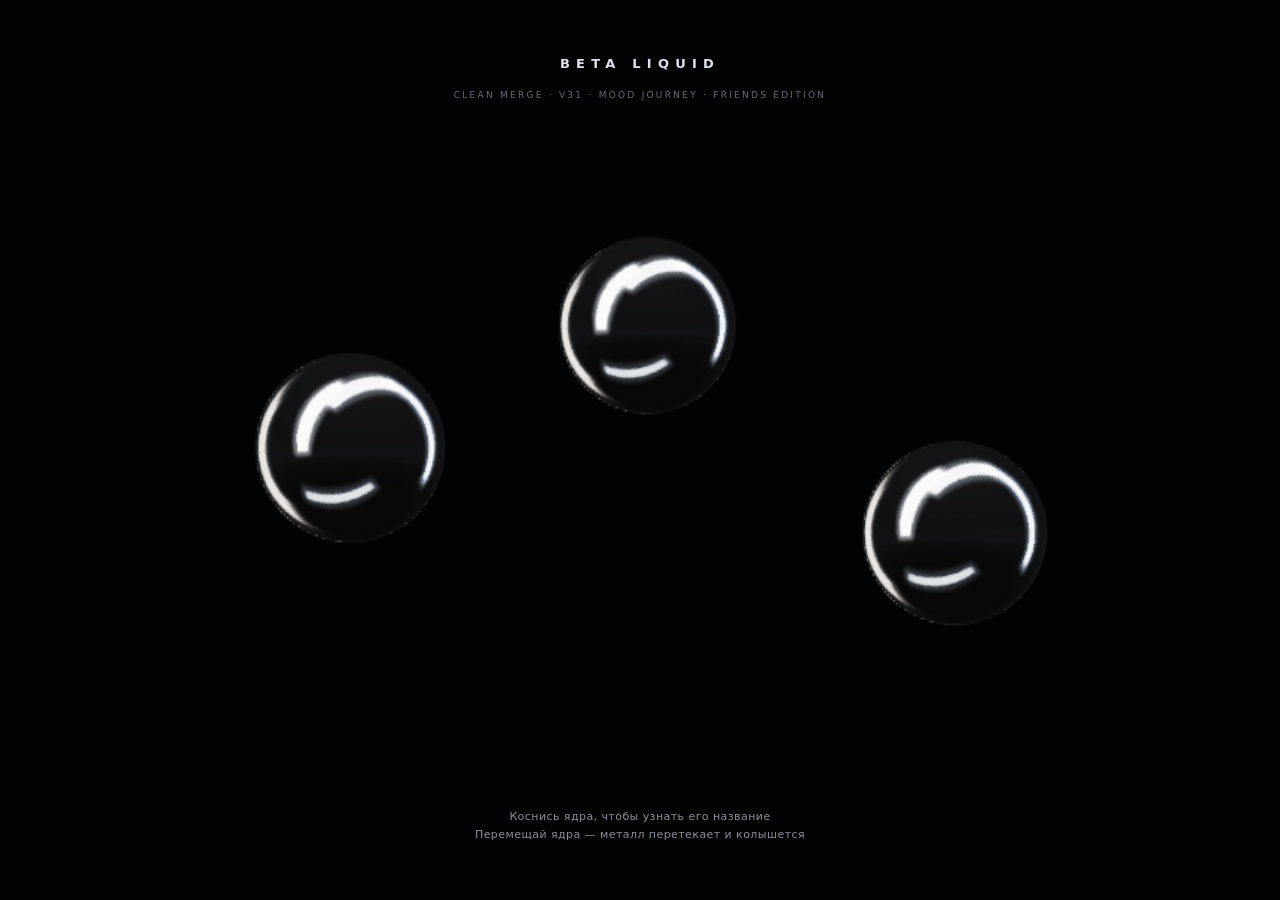
<file: app/liquid.html>
<!doctype html><html lang="ru"><head><meta charset="utf-8"><meta name="viewport" content="width=device-width,initial-scale=1,maximum-scale=1,viewport-fit=cover"><title>BETA LIQUID · v40 + выбор с прослушиванием</title><style>
html,body{margin:0;background:#030405;color:#e8e9ed;font-family:system-ui,-apple-system,sans-serif;height:100%;overflow:hidden}*{box-sizing:border-box}#betaTrios{width:100%;height:100%;min-height:380px;position:relative;isolation:isolate;background:#030405;overflow:hidden;touch-action:none;user-select:none}#betaTrios canvas{width:100%;height:100%;display:block;touch-action:none;cursor:grab}#betaTrios canvas:active{cursor:grabbing}.wordmark{position:absolute;top:6.2%;width:100%;text-align:center;pointer-events:none;letter-spacing:.48em;font-size:clamp(10px,1.3vw,13px);font-weight:650;color:#dce1eb}.underword{position:absolute;top:10%;width:100%;text-align:center;pointer-events:none;letter-spacing:.25em;font-size:9px;color:#777f8d;opacity:.85}.hint{position:absolute;bottom:6.2%;left:5%;width:90%;text-align:center;pointer-events:none;letter-spacing:.04em;font-size:11px;color:#898f9a;line-height:1.65;transition:opacity .25s}.focusLabel{position:absolute;left:0;top:0;pointer-events:none;transform:translate(-50%,-50%);text-align:center;opacity:0;transition:opacity .26s;white-space:nowrap;z-index:2}.focusLabel .main{font-size:clamp(11px,2.7vw,14px);font-weight:630;letter-spacing:.3em;color:#f0f0f2;text-shadow:0 2px 16px #000,0 0 16px #000}.focusLabel .sub{font-size:10px;letter-spacing:.07em;margin-top:8px;color:#969fab;text-shadow:0 2px 10px #000}.actions{position:absolute;bottom:15%;left:50%;transform:translateX(-50%);display:none;gap:8px;align-items:center;z-index:4;white-space:nowrap}.actions button{background:#12151b;color:#e9ebee;border:1px solid #646b77;border-radius:999px;padding:10px 16px;font:12px system-ui;cursor:pointer}.actions .secondary{background:#08090d;color:#afb3bf;border-color:#3a3d46}.error{position:absolute;inset:0;display:none;place-items:center;text-align:center;padding:24px;background:#050507;color:#d8dce0;font-size:13px;line-height:1.6}

/* Additional interface only: original v31 WebGL program, particles and motion unchanged. */
#betaTrios{height:100dvh;min-height:440px}
#betaTrios .wordmark{z-index:5}#betaTrios .underword{z-index:5}
#betaTrios.immersed .underword{font-size:9px;letter-spacing:.2em;color:#a1a7b0}
#betaTrios.immersed .focusLabel{z-index:8}
#betaTrios .droplet-tags{position:absolute;inset:0;pointer-events:none;z-index:3;overflow:hidden}
#betaTrios .tag{position:absolute;left:0;top:0;display:flex;align-items:center;gap:8px;max-width:min(186px,38vw);border:1px solid #5a626c9c;background:linear-gradient(180deg,#252d37d9,#0a0d13d9);box-shadow:inset 0 1px 0 #ffffff18,0 4px 18px #0009;color:#edf0f5;border-radius:100px;padding:8px 11px 8px 9px;font:600 12px/1 system-ui;cursor:pointer;pointer-events:auto;white-space:nowrap;backdrop-filter:blur(8px);will-change:transform,opacity;transition:border-color .2s,box-shadow .2s,background-color .2s;user-select:none;touch-action:manipulation}
#betaTrios .tag:focus-visible{outline:2px solid #cfdcef;outline-offset:3px}
#betaTrios .tag .tag-name{overflow:hidden;text-overflow:ellipsis}
#betaTrios .tag .dot{width:12px;height:12px;flex-shrink:0;border-radius:50%;background:var(--dot,#8792ad);box-shadow:0 0 13px var(--dot,#8792ad);border:1px solid #ffffff66}
#betaTrios .tag .music-ico{font-size:12px;flex:none;color:#e7e9ef}
#betaTrios .tag .artist-ico{display:grid;place-items:center;width:20px;height:20px;flex:none;border-radius:100%;font-size:10px;background:linear-gradient(140deg,#764eb8,#c04f74)}
#betaTrios .tag[data-type="mood"]{border-color:#5a64749e}
#betaTrios .tag[data-type="track"]{border-color:#51647695;background:linear-gradient(180deg,#192430e0,#0a0f17da)}
#betaTrios .tag[data-type="artist"]{border-color:#755c748f}

#betaTrios .tag.is-selected{border-color:#c5dbcc;box-shadow:0 0 0 1px #c0f3d552,0 0 23px #80d7a02b,inset 0 1px 0 #fff4;color:#fff}
#betaTrios .tag.is-saved:not(.is-focus){border-color:#a5c9b3;box-shadow:0 0 0 1px #97cdae50,0 0 20px #80d7a01e,inset 0 1px 0 #fff3}#betaTrios .tag.is-focus{border-color:#e4e9f4;box-shadow:0 0 0 1px #d2e3fa77,0 0 36px #97b6fa4d;background:linear-gradient(180deg,#374152f3,#111823f3);z-index:30}
#betaTrios .top-status{position:absolute;left:50%;top:15%;transform:translateX(-50%);font:10px/1.4 system-ui;color:#9daab9;letter-spacing:.04em;white-space:nowrap;pointer-events:none;z-index:5;display:none;text-shadow:0 1px 10px #000}
#betaTrios.immersed .top-status{display:block}
#betaTrios .chosen-strip{display:flex;gap:6px;overflow-x:auto;min-height:0;max-width:100%;scrollbar-width:none;padding:0 3px}
#betaTrios .chosen-strip button{color:#d7f5e3;border:1px solid #4e7361;background:#14221bdc;padding:6px 10px;font:10px system-ui;border-radius:18px;flex-shrink:0;cursor:pointer}
#betaTrios .scene-search{position:absolute;left:50%;bottom:5.6%;transform:translateX(-50%);z-index:12;display:none;width:min(520px,calc(100% - 28px));user-select:auto}
#betaTrios.immersed .scene-search{display:block}
#betaTrios .searchbar{display:flex;align-items:center;gap:8px;border:1px solid #596574ad;border-radius:40px;background:#10151cf2;backdrop-filter:blur(15px);box-shadow:0 13px 40px #000b;padding:1px 6px 1px 14px}
#betaTrios .searchbar svg{width:16px;height:16px;flex:none;fill:none;stroke:#aeb9c5;stroke-width:2}
#betaTrios .searchbar input{border:0;outline:0;background:none;color:#f4f5f8;font:13px system-ui;width:100%;min-width:0;padding:12px 0;user-select:text;touch-action:auto}
#betaTrios .searchbar input::placeholder{color:#8d98a7}
#betaTrios .searchbar button{border:0;background:transparent;color:#a9b4bf;font:22px system-ui;cursor:pointer;padding:4px 8px}
#betaTrios .results{position:absolute;bottom:calc(100% + 8px);left:0;right:0;display:none;flex-direction:column;gap:2px;border:1px solid #586371;background:#0c121bfa;box-shadow:0 16px 50px #000d;border-radius:14px;padding:5px;max-height:225px;overflow:auto}
#betaTrios .results button{display:flex;justify-content:space-between;align-items:center;gap:8px;border:0;border-radius:9px;background:transparent;color:#eef1f5;text-align:left;padding:10px;font:12px system-ui;cursor:pointer}
#betaTrios .results button:hover{background:#222d38}
#betaTrios .results small{font:10px system-ui;color:#8995a4;white-space:nowrap}
#betaTrios .more{position:absolute;bottom:24%;right:5%;z-index:5;display:none;border:1px dashed #66717fa8;background:#141a23dc;color:#dae0e8;border-radius:30px;padding:10px 14px;font:11px system-ui;cursor:pointer}
#betaTrios.immersed .more{display:block}
#betaTrios.immersed .actions{bottom:17%;display:flex!important;z-index:9}
#betaTrios.immersed .actions button{font-size:11px;padding:9px 14px}
#betaTrios.immersed .hint{bottom:1.3%;font-size:9px;opacity:.7}
#betaTrios .substatus{position:absolute;left:5%;bottom:28%;z-index:4;color:#c0c6d1;font:11px system-ui;text-shadow:0 2px 10px #000;pointer-events:none;max-width:45%}
#betaTrios .substatus:empty{display:none}
@media(max-width:620px){#betaTrios .tag{font-size:10px;padding:8px 9px 8px 8px;max-width:40vw;gap:5px}#betaTrios .tag .dot{width:10px;height:10px}#betaTrios .tag .artist-ico{width:16px;height:16px;font-size:9px}#betaTrios .top-status{top:14%;font-size:9px;white-space:normal;text-align:center;max-width:90%}#betaTrios .actions{gap:5px}#betaTrios.immersed .actions{bottom:17.5%}#betaTrios.immersed .actions button{font-size:10px;padding:9px 11px}#betaTrios .more{right:4%;bottom:27%;padding:8px 10px}#betaTrios .substatus{bottom:29%;left:4%;font-size:10px;max-width:47%}}

.no-results{display:block;color:#a2adbc;font:12px/1.5 system-ui;padding:12px}.tag[data-type="mood"] .dot{box-shadow:0 0 9px var(--dot),inset 0 0 2px #fff}.tag:active{filter:brightness(1.2)}#betaTrios .actions .more{position:static;right:auto;bottom:auto;background:#12151b;color:#c9d0db;white-space:nowrap}#betaTrios.immersed .substatus{display:none}@media(max-width:620px){#betaTrios .actions .more{padding:9px 10px}}

#betaTrios.previewing .scene-search .searchbar{opacity:0;pointer-events:none}
/* v41: feedback from friends. Pure UI overlay; metal shader and particle physics stay untouched. */
#betaTrios .beta-preview{position:absolute;z-index:22;left:50%;bottom:5.6%;transform:translateX(-50%);width:min(354px,calc(100% - 24px));display:none;align-items:center;gap:10px;padding:10px 12px;border:1px solid #73819095;border-radius:17px;background:linear-gradient(145deg,#19212adf,#090c11f3);box-shadow:0 15px 40px #000b,inset 0 1px 0 #ffffff25;backdrop-filter:blur(20px);color:#eef1f5;touch-action:auto}
#betaTrios .beta-preview.open{display:flex;animation:betaPreviewIn .28s ease-out both}
@keyframes betaPreviewIn{from{opacity:0;transform:translate(-50%,9px) scale(.97)}to{opacity:1;transform:translate(-50%,0) scale(1)}}
#betaTrios .beta-preview .preview-toggle{border:1px solid #92a1af88;background:linear-gradient(145deg,#3e5366,#111923);border-radius:50%;height:36px;width:36px;min-width:36px;color:#fff;font-size:15px;cursor:pointer;display:grid;place-items:center}
#betaTrios .beta-preview .preview-toggle:disabled{opacity:.43;cursor:wait}
#betaTrios .preview-info{min-width:0;flex:1}
#betaTrios .preview-title{font-size:11px;font-weight:660;white-space:nowrap;overflow:hidden;text-overflow:ellipsis}
#betaTrios .preview-note{font-size:10px;color:#a1aeba;margin-top:3px;white-space:nowrap;overflow:hidden;text-overflow:ellipsis}
#betaTrios .preview-progress{height:2px;border-radius:2px;background:#59657362;margin-top:6px;overflow:hidden}
#betaTrios .preview-progress>i{display:block;height:100%;width:0;background:#b7e7dd;transition:width .15s linear}
#betaTrios .preview-actions{display:flex;flex-direction:column;gap:5px;align-items:flex-end;flex:none}
#betaTrios .preview-link{color:#a7ddcc;text-decoration:none;font:9px/1.25 system-ui;max-width:84px;text-align:right}
#betaTrios .preview-close{border:0;background:transparent;color:#a6b1bf;font-size:16px;line-height:18px;cursor:pointer;padding:0 3px}
#betaTrios .artist-detail{position:absolute;z-index:33;display:none;width:min(330px,calc(100% - 28px));max-height:min(322px,59dvh);overflow-y:auto;border:1px solid #6b7481a6;border-radius:19px;background:linear-gradient(152deg,#242e3af7,#090c12fa 66%);box-shadow:0 25px 75px #000d,inset 0 1px 0 #ffffff20;backdrop-filter:blur(24px);padding:16px;touch-action:pan-y;user-select:auto}
#betaTrios .artist-detail.open{display:block;animation:betaCardIn .22s ease-out}
@keyframes betaCardIn{from{opacity:0;transform:translateY(8px) scale(.96)}to{opacity:1;transform:translateY(0) scale(1)}}
#betaTrios .artist-detail header{display:flex;gap:12px;align-items:center;margin-bottom:14px}
#betaTrios .artist-detail .artist-avatar{width:44px;height:44px;flex:none;display:grid;place-items:center;border:1px solid #a9b1c474;border-radius:50%;background:radial-gradient(circle at 35% 22%,#9babc2,#27313d 40%,#0b0e13 78%);box-shadow:inset 0 1px 0 #ffffff8c;font:650 19px system-ui;color:#e3e7ec}
#betaTrios .artist-detail .artist-h{flex:1;min-width:0}
#betaTrios .artist-detail .artist-h b{display:block;font:680 15px/1.2 system-ui;white-space:nowrap;overflow:hidden;text-overflow:ellipsis}
#betaTrios .artist-detail .artist-h small{color:#a5b0be;font:10px system-ui}
#betaTrios .artist-detail .artist-x{border:0;background:#ffffff14;color:#d2d9e1;width:26px;height:26px;border-radius:50%;font-size:17px;cursor:pointer;align-self:flex-start}
#betaTrios .artist-detail .hits-title{font:650 10px system-ui;letter-spacing:.12em;text-transform:uppercase;color:#a9b5c2;margin-bottom:8px}
#betaTrios .artist-detail .hit-row{display:flex;align-items:center;gap:10px;width:100%;min-height:39px;padding:8px 7px;border:0;border-bottom:1px solid #ffffff14;background:none;color:#e8ebef;text-align:left;cursor:pointer}
#betaTrios .artist-detail .hit-row:last-of-type{border-bottom:0}
#betaTrios .artist-detail .hit-n{color:#8091a6;width:13px;flex:none;font:11px system-ui}
#betaTrios .artist-detail .hit-name{flex:1;font:12px/1.3 system-ui;overflow:hidden;text-overflow:ellipsis;white-space:nowrap}
#betaTrios .artist-detail .hit-play{font:11px system-ui;color:#aedacc;white-space:nowrap}
#betaTrios .artist-detail .artist-tip{font:10px/1.45 system-ui;color:#8895a5;margin-top:10px}
#betaTrios .tag[data-type='artist']{touch-action:pan-x pan-y;-webkit-touch-callout:none}
#betaTrios .chosen-strip button{touch-action:pan-x pan-y}
@media(max-width:620px){#betaTrios .beta-preview{bottom:5.6%;padding:7px 10px}#betaTrios .artist-detail{max-height:50dvh}}

/* Beta music discovery: links to legal SoundCloud search, not unlicensed audio streams */
#betaTrios .preview-soundcloud{display:inline-flex;align-items:center;justify-content:center;text-decoration:none;color:#f1f2f7;font-size:10px;padding:6px 7px;border:1px solid #525460;border-radius:15px;white-space:nowrap;background:#21232b;}
#betaTrios .artist-soundcloud{display:inline-block;color:#c1c5d3;text-decoration:none;font:500 10px system-ui;margin-left:8px;max-width:130px;vertical-align:middle;}

/* 2026 indie discovery & mobile touch fixes — original 3D shader untouched. */
#betaTrios *,#betaTrios *::before,#betaTrios *::after{-webkit-tap-highlight-color:transparent;}
#betaTrios button{-webkit-appearance:none;appearance:none;outline:none;}
#betaTrios button:focus-visible,#betaTrios [role=button]:focus-visible{outline:2px solid #cad6e5;outline-offset:2px;}
#betaTrios .saved-controls{display:flex;align-items:center;justify-content:space-between;gap:8px;padding:0 3px 5px;min-height:26px;touch-action:auto;}
#betaTrios .saved-caption{font:600 9px/1 system-ui;letter-spacing:.1em;color:#b3c3d2;white-space:nowrap;}
#betaTrios .saved-caption b{font-variant-numeric:tabular-nums;color:#e7ecef;}
#betaTrios .saved-scroll{display:flex;align-items:center;gap:7px;}
#betaTrios .saved-scroll button{border:1px solid #637181a8;background:#202b37e0;color:#e2e8f0;width:27px;height:24px;line-height:1;border-radius:10px;padding:0;font:18px system-ui;}
#betaTrios .saved-scroll button:disabled{opacity:.25;}
#betaTrios .chosen-strip{min-height:39px;max-width:100%;padding:2px 3px 4px;overflow-x:auto;overflow-y:hidden;scroll-behavior:smooth;overscroll-behavior-x:contain;touch-action:pan-x;scroll-snap-type:x proximity;-webkit-overflow-scrolling:touch;scrollbar-width:thin;scrollbar-color:#67798955 transparent;}
#betaTrios .saved-pill{display:flex;align-items:center;gap:0;max-width:200px;flex:none;white-space:nowrap;border:1px solid #628075b0;background:linear-gradient(150deg,#20302bf0,#10191afb);border-radius:25px;scroll-snap-align:start;overflow:hidden;}
#betaTrios .chosen-strip .saved-pill button{border:0;border-radius:0;background:transparent;color:#d5e9df;min-height:31px;touch-action:pan-x;font-size:10px;}
#betaTrios .chosen-strip .saved-pill .saved-open{overflow:hidden;white-space:nowrap;text-overflow:ellipsis;min-width:0;max-width:151px;text-align:left;padding:7px 6px 7px 10px;}
#betaTrios .chosen-strip .saved-pill .saved-open:active{background:#ffffff12;}
#betaTrios .chosen-strip .saved-pill .saved-remove{font-size:16px;width:31px;padding:5px 8px;border-left:1px solid #6781734d;color:#cdd8d5;flex:none;}
#betaTrios .chosen-strip .saved-pill .saved-remove:active{background:#a6444544;color:#fff;}
#betaTrios .preview-info{cursor:pointer;touch-action:manipulation;padding:3px 1px;}
#betaTrios .preview-title::after{content:'  ↗';font-size:12px;color:#aec9da;}
#betaTrios .preview-info:active .preview-title{color:#d4eee9;}
#betaTrios .beta-preview .preview-toggle{-webkit-tap-highlight-color:transparent;-webkit-user-select:none;user-select:none;transform:translateZ(0);backface-visibility:hidden;outline:0!important;}
#betaTrios .track-detail{position:absolute;z-index:32;left:50%;bottom:calc(5.6% + 75px);transform:translateX(-50%);width:min(355px,calc(100% - 24px));max-height:min(360px,57dvh);overflow-y:auto;display:none;padding:15px;border-radius:18px;background:linear-gradient(150deg,#24303af9,#0a0e14f9 69%);border:1px solid #7585959a;box-shadow:0 23px 62px #000e,inset 0 1px #ffffff25;backdrop-filter:blur(20px);touch-action:pan-y;user-select:auto;}
#betaTrios .track-detail.open{display:block;animation:betaTrackIn .24s ease-out both;}
@keyframes betaTrackIn{from{opacity:0;translate:0 9px}to{opacity:1;translate:0 0}}
#betaTrios .track-head{display:flex;align-items:center;justify-content:space-between;}
#betaTrios .track-eyebrow,#betaTrios .track-similar-title{font:650 9px/1.5 system-ui;letter-spacing:.13em;color:#a2b8c8;}
#betaTrios .track-x{border:none;background:#303c46;color:#ecf0f5;border-radius:50%;width:27px;height:27px;font-size:17px;cursor:pointer;}
#betaTrios .track-heading{font:680 17px/1.3 system-ui;color:#eff2f5;margin:7px 0 9px;white-space:normal;}
#betaTrios .track-artist-btn{display:block;width:100%;text-align:left;border:1px solid #637b87ab;border-radius:11px;background:#20303ba8;padding:10px;color:#dceaf2;font:600 12px system-ui;margin-bottom:16px;cursor:pointer;}
#betaTrios .track-sim-row{display:flex;gap:7px;align-items:stretch;border-bottom:1px solid #ffffff12;}
#betaTrios .track-sim-row:last-child{border-bottom:0;}
#betaTrios .track-sim-open{display:flex;flex-direction:column;align-items:flex-start;justify-content:center;flex:1;min-width:0;padding:9px 6px;border:0;background:transparent;color:#f0f3f5;cursor:pointer;font:12px/1.4 system-ui;text-align:left;}
#betaTrios .track-sim-open span{white-space:nowrap;overflow:hidden;text-overflow:ellipsis;max-width:100%;}
#betaTrios .track-sim-open small{color:#a0abb9;font:10px system-ui;margin-top:2px;}
#betaTrios .track-sim-add{border:1px solid #738a89;background:#26383b;color:#cfe6e0;border-radius:10px;margin:auto 0;min-width:30px;height:29px;font:18px/1 system-ui;cursor:pointer;}
#betaTrios .track-footnote{font:10px/1.5 system-ui;color:#899cab;margin-top:10px;}
#betaTrios .artist-detail{z-index:38;}
@media(max-width:620px){#betaTrios .scene-search{bottom:5.2%;}#betaTrios .track-detail{bottom:calc(5.2% + 78px);max-height:53dvh;}#betaTrios .saved-pill{max-width:170px;}#betaTrios .chosen-strip .saved-pill .saved-open{max-width:127px;}#betaTrios.previewing .saved-controls,#betaTrios.previewing .chosen-strip{opacity:.22;pointer-events:none;}}
/* Faster mobile tag compositing: same dark glass colors, no costly per-pill backdrop blur over moving WebGL. */
@media(max-width:870px){#betaTrios .tag{backdrop-filter:none;background:linear-gradient(180deg,#252d37f5,#0a0d13f4)}#betaTrios .tag[data-type="track"]{background:linear-gradient(180deg,#192430f5,#0a0f17f4)}}
</style></head><body><div id="betaTrios"><canvas aria-label="Три интерактивных жидкометаллических ядра"></canvas><div class="droplet-tags" aria-label="Настроения, треки и исполнители"></div><div class="top-status" aria-live="polite"></div><div class="substatus" aria-live="polite"></div><button class="more" type="button">Ещё ↻</button><div class="scene-search"><div class="chosen-strip"></div><div class="results" role="listbox"></div><div class="searchbar"><svg viewBox="0 0 24 24" aria-hidden="true"><circle cx="11" cy="11" r="7"/><path d="m16 16 5 5"/></svg><input type="search" placeholder="Поиск треков и исполнителей · русский / English…" autocomplete="off" aria-label="Поиск по музыкальному миру"><button type="button" aria-label="Очистить поиск">×</button></div></div><div class="wordmark">BETA LIQUID</div><div class="underword">CLEAN MERGE · V31 · MOOD JOURNEY · FRIENDS EDITION</div><div class="focusLabel"><div class="main"></div><div class="sub">Нажми ещё раз, чтобы разрушить</div></div><div class="actions"><button class="gather">Собрать ядра</button><button class="secondary restart">Начать заново</button></div><div class="hint">Коснись ядра, чтобы узнать его название<br>Перемещай ядра — металл перетекает и колышется</div><div class="error"></div></div>
<script>
(()=>{'use strict';
const root=document.getElementById('betaTrios'),cv=root.querySelector('canvas'),label=root.querySelector('.focusLabel'),labelMain=label.querySelector('.main'),hint=root.querySelector('.hint'),actions=root.querySelector('.actions'),gatherBtn=root.querySelector('.gather'),restartBtn=root.querySelector('.restart'),error=root.querySelector('.error');
const gl=cv.getContext('webgl',{alpha:false,antialias:false,powerPreference:'default'});
if(!gl){error.style.display='grid';error.textContent='Для этой демонстрации нужен WebGL. Попробуй Chrome с включённым аппаратным ускорением.';return}
const P=gl.getShaderPrecisionFormat(gl.FRAGMENT_SHADER,gl.HIGH_FLOAT)?.precision>0?'highp':'mediump';
const C=(x,a,b)=>Math.max(a,Math.min(b,x)),M=(a,b,k)=>a+(b-a)*k,S=x=>{x=C(x,0,1);return x*x*(3-2*x)};
let seed=923881;const rand=(a=0,b=1)=>{seed=(Math.imul(1664525,seed)+1013904223)>>>0;return a+(seed/4294967296)*(b-a)};
const V=Math.PI*2;
function shader(t,str){const s=gl.createShader(t);gl.shaderSource(s,str);gl.compileShader(s);if(!gl.getShaderParameter(s,gl.COMPILE_STATUS))throw Error(gl.getShaderInfoLog(s));return s}
function prog(a,b){const p=gl.createProgram();gl.attachShader(p,shader(gl.VERTEX_SHADER,a));gl.attachShader(p,shader(gl.FRAGMENT_SHADER,b));gl.linkProgram(p);if(!gl.getProgramParameter(p,gl.LINK_STATUS))throw Error(gl.getProgramInfoLog(p));return p}
try{
const fieldVS=`attribute vec2 pos,tc;attribute float mass;varying vec2 v;varying float vm;uniform vec2 screen;void main(){v=tc;vm=mass;gl_Position=vec4(pos.x/screen.x*2.-1.,1.-pos.y/screen.y*2.,0.,1.);}`;
const fieldFS=`precision ${P} float;varying vec2 v;varying float vm;uniform float gain;void main(){float k=max(0.,1.-dot(v,v));float d=k*k*vm;gl_FragColor=vec4(d*gain,d,0.,d);}`;
const screenVS=`attribute vec2 pos;varying vec2 uv;void main(){uv=(pos+1.)*.5;gl_Position=vec4(pos,0.,1.);}`;
const screenFS=`precision ${P} float;
varying vec2 uv;
uniform sampler2D field;
uniform samplerCube env;
uniform sampler2D surface;
uniform vec2 screen,texel;
uniform vec4 cores[3];
uniform vec2 dirs[3];
uniform vec4 flexes[3];
uniform vec3 bonds;
uniform float baseR,gain,pixel,hasFluid;
float smoothUnion(float a,float b,float k){
 float h=max(0.,k-abs(a-b))/max(.001,k);
 return min(a,b)-h*h*k*.25;
}
float density(vec2 p){
 vec2 d=texture2D(field,clamp(p,0.,1.)).rg;
 return mix(d.r/gain,d.g,smoothstep(.75,.97,d.r))*hasFluid;
}
float orbDist(vec2 xy,int i){
 vec4 c=cores[0];float row=.125;
 if(i==1){c=cores[1];row=.375;}
 if(i==2){c=cores[2];row=.625;}
 if(c.z<.01)return 9999.;
 vec2 o=(xy-c.xy)/c.z;
 float r=length(o);
 // Waves affect the free surface near its rim, not the centre of the sphere.
 // Previously atan() at r=0 made an angular singularity: the visible pinched dot.
 float u=fract(atan(-o.y,o.x)/6.28318530718+1.);
 float displacement=(texture2D(surface,vec2(u,row)).r*2.-1.)*.15;
 displacement*=smoothstep(.33,.89,r);
 return (r-1.-displacement)*c.z;
}
float softBridge(float d1,float d2,vec4 one,vec4 two,float strength){
 if(one.z<.01||two.z<.01||strength<.005)return min(d1,d2);
 float gap=distance(one.xy,two.xy)-one.z-two.z;
 // A bridge only exists while rounded surfaces almost meet.
 // The blending radius tapers to zero *before* a thread can form.
 float contact=1.-smoothstep(baseR*.035,baseR*.245,gap);
 float wet=smoothstep(.025,.37,strength);
 float k=baseR*(.48+.57*strength)*contact*wet;
 if(k<.003)return min(d1,d2);
 return smoothUnion(d1,d2,k);
}
float shapeDist(vec2 xy){
 float a=orbDist(xy,0),b=orbDist(xy,1),c=orbDist(xy,2);
 float d=min(a,min(b,c));
 // Pairwise metaball unions preserve circular lobes and naturally pinch off.
 if(bonds.x>.003)d=min(d,softBridge(a,b,cores[0],cores[1],bonds.x));
 if(bonds.y>.003)d=min(d,softBridge(a,c,cores[0],cores[2],bonds.y));
 if(bonds.z>.003)d=min(d,softBridge(b,c,cores[1],cores[2],bonds.z));
 return d;
}
float sphereDist3(vec2 xy,float z,int i){
 vec4 c=cores[0];
 if(i==1)c=cores[1];
 if(i==2)c=cores[2];
 if(c.z<.01)return 9999.;
 vec2 v=xy-c.xy;
 float rr=length(v);
 float radius=max(.001,rr-orbDist(xy,i));
 return length(vec3(v,z))-radius;
}
float volumeDist(vec2 xy,float z){
 float a=sphereDist3(xy,z,0);
 float b=sphereDist3(xy,z,1);
 float c=sphereDist3(xy,z,2);
 float d=min(a,min(b,c));
 if(bonds.x>.003)d=min(d,softBridge(a,b,cores[0],cores[1],bonds.x));
 if(bonds.y>.003)d=min(d,softBridge(a,c,cores[0],cores[2],bonds.y));
 if(bonds.z>.003)d=min(d,softBridge(b,c,cores[1],cores[2],bonds.z));
 return d;
}
vec4 blendNormals(vec4 a,vec4 b,float k){
 float h=clamp(.5+.5*(b.w-a.w)/max(.001,k),0.,1.);
 float v=mix(b.w,a.w,h)-k*h*(1.-h);
 return vec4(normalize(mix(b.xyz,a.xyz,h)),v);
}
float bridgeSize(vec4 a,vec4 b,float strength){
 if(a.z<.01||b.z<.01||strength<.005)return 0.;
 float gap=distance(a.xy,b.xy)-a.z-b.z;
 float contact=1.-smoothstep(baseR*.035,baseR*.245,gap);
 float wet=smoothstep(.025,.37,strength);
 return baseR*(.48+.57*strength)*contact*wet;
}
vec3 surfaceNormal(vec2 xy,float z){
 // Differentiate the actual volume, not the 2D height-map silhouette.
 vec3 a=normalize(vec3(xy-cores[0].xy,z));
 vec3 b=normalize(vec3(xy-cores[1].xy,z));
 vec3 c=normalize(vec3(xy-cores[2].xy,z));
 vec4 aa=vec4(a,sphereDist3(xy,z,0));
 vec4 bb=vec4(b,sphereDist3(xy,z,1));
 vec4 cc=vec4(c,sphereDist3(xy,z,2));
 vec4 best=aa.w<bb.w?aa:bb;
 if(cc.w<best.w)best=cc;
 float k=bridgeSize(cores[0],cores[1],bonds.x);
 if(k>.003){vec4 t=blendNormals(aa,bb,k);if(t.w<best.w)best=t;}
 k=bridgeSize(cores[0],cores[2],bonds.y);
 if(k>.003){vec4 t=blendNormals(aa,cc,k);if(t.w<best.w)best=t;}
 k=bridgeSize(cores[1],cores[2],bonds.z);
 if(k>.003){vec4 t=blendNormals(bb,cc,k);if(t.w<best.w)best=t;}
 return normalize(best.xyz);
}
float frontDepth(vec2 xy){
 // Binary-search the front face of the actual three-dimensional fused volume.
 float lo=0.,hi=baseR*1.75;
 for(int j=0;j<7;j++){
  float mid=(lo+hi)*.5;
  if(volumeDist(xy,mid)<0.)lo=mid;
  else hi=mid;
 }
 return (lo+hi)*.5;
}
float metalHeight(vec2 p){
 vec2 xy=p*screen;
 if(shapeDist(xy)>=0.)return 0.;
 return frontDepth(xy);
}
float fluidHeight(float d){
 float h=max(0.,d-.018);
 return baseR*(1.24*h+.31*sqrt(h));
}
float totalHeight(vec2 p){
 float a=metalHeight(p),b=fluidHeight(density(p));
 float k=baseR*.09;
 float w=max(0.,k-abs(a-b))/max(.01,k);
 return max(a,b)+w*w*k*.25*smoothstep(0.,baseR*.16,a)*smoothstep(0.,baseR*.16,b);
}
void main(){
 vec3 bg=vec3(.009,.011,.016)*(1.-.06*length((uv-.5)*1.55));
 float dist=shapeDist(uv*screen),d=density(uv);
 float aSphere=1.-smoothstep(-pixel*.69,pixel*.69,dist);
 float aFluid=0.;
 if(hasFluid>.001 && d>.001){
  float edge=.0023;
  if(d<.075){
   vec2 dx=vec2(texel.x,0.),dy=vec2(0.,texel.y);
   float slope=length(vec2(density(uv+dx)-density(uv-dx),density(uv+dy)-density(uv-dy)))*.44;
   edge=max(.0018,min(.009,slope));
  }
  aFluid=smoothstep(.018-edge,.018+edge,d);
 }
 float alpha=max(aSphere,aFluid);
 if(alpha<.001){gl_FragColor=vec4(bg,1.);return;}
 vec3 n;
 if(aSphere>.6 && aFluid<.6){
  // Reflections follow the 3D smooth union, not a 2D distance-field seam.
  vec2 xy=uv*screen;
  float z=frontDepth(xy);
  n=surfaceNormal(xy,z);
 }else{
  float t=max(.65,pixel*.9);
  vec2 dx=vec2(t/screen.x,0.),dy=vec2(0.,t/screen.y);
  float gx=(totalHeight(uv+dx)-totalHeight(uv-dx))/(2.*t);
  float gy=(totalHeight(uv+dy)-totalHeight(uv-dy))/(2.*t);
  n=normalize(vec3(-gx,-gy,1.));
 }
 vec3 view=normalize(vec3((.5-uv.x)*.16,(.5-uv.y)*.12,1.));
 vec3 reflection=reflect(-view,n);
 vec3 e=textureCube(env,reflection).rgb;
 e=e*e*6.;
 float fresnel=pow(1.-max(0.,dot(n,view)),5.);
 vec3 col=e*mix(vec3(.61,.64,.69),vec3(1.),fresnel);
 col=clamp((col*(2.51*col+.03))/(col*(2.43*col+.59)+.14),0.,1.);
 col=pow(col,vec3(.4545));
 gl_FragColor=vec4(mix(bg,col,alpha),1.);
}`;
const fp=prog(fieldVS,fieldFS),sp=prog(screenVS,screenFS),ul=(p,n)=>gl.getUniformLocation(p,n);
const fl={pos:gl.getAttribLocation(fp,'pos'),tc:gl.getAttribLocation(fp,'tc'),mass:gl.getAttribLocation(fp,'mass'),screen:ul(fp,'screen'),gain:ul(fp,'gain')};
const sl={pos:gl.getAttribLocation(sp,'pos'),field:ul(sp,'field'),env:ul(sp,'env'),surface:ul(sp,'surface'),screen:ul(sp,'screen'),texel:ul(sp,'texel'),cores:ul(sp,'cores[0]'),dirs:ul(sp,'dirs[0]'),flexes:ul(sp,'flexes[0]'),bonds:ul(sp,'bonds'),baseR:ul(sp,'baseR'),gain:ul(sp,'gain'),pixel:ul(sp,'pixel'),hasFluid:ul(sp,'hasFluid')};
const pb=gl.createBuffer(),qb=gl.createBuffer();gl.bindBuffer(gl.ARRAY_BUFFER,qb);gl.bufferData(gl.ARRAY_BUFFER,new Float32Array([-1,-1,1,-1,-1,1,-1,1,1,-1,1,1]),gl.STATIC_DRAW);
// Same monochrome high-definition mercury environment used by Pure Mercury HD+.
const env=gl.createTexture();gl.bindTexture(gl.TEXTURE_CUBE_MAP,env);
const N=256,faces=[(u,v)=>[1,-v,-u],(u,v)=>[-1,-v,u],(u,v)=>[u,1,v],(u,v)=>[u,-1,-v],(u,v)=>[u,-v,1],(u,v)=>[-u,-v,-1]];
const lights=[{d:[-.8,.7,.4],w:.17,h:.91,i:4.9,c:[1,.98,.96]},{d:[.8,.35,-.4],w:.11,h:.96,i:3.5,c:[.78,.87,1]},{d:[.1,.98,.12],w:.85,h:.16,i:3.2,c:[.95,.97,1]},{d:[-.2,-.88,.4],w:.8,h:.10,i:1.4,c:[.85,.92,1]},{d:[-.65,-.1,-.8],w:.2,h:.55,i:1.6,c:[1,.9,.8]}];
function norm(a){let n=Math.hypot(...a)||1;return a.map(x=>x/n)}function cross(a,b){return[a[1]*b[2]-a[2]*b[1],a[2]*b[0]-a[0]*b[2],a[0]*b[1]-a[1]*b[0]]}
for(const l of lights){l.d=norm(l.d);l.x=norm(cross([0,1,0],l.d));l.y=norm(cross(l.d,l.x));}
for(let face=0;face<6;face++){const data=new Uint8Array(N*N*4);let k=0;for(let y=0;y<N;y++)for(let x=0;x<N;x++){
 const u=(x+.5)*2/N-1,v=(y+.5)*2/N-1,d=norm(faces[face](u,v));let b=.003+.012*S((d[1]+.8)/1.8)+.008*Math.exp(-Math.abs(d[1]+.1)*7),rgb=[b,b*1.04,b*1.14];
 for(const l of lights){const dot=d[0]*l.d[0]+d[1]*l.d[1]+d[2]*l.d[2];if(dot<.05)continue;const xx=Math.abs((d[0]*l.x[0]+d[1]*l.x[1]+d[2]*l.x[2])/dot),yy=Math.abs((d[0]*l.y[0]+d[1]*l.y[1]+d[2]*l.y[2])/dot);const panel=(1-S((xx-l.w*.86)/(l.w*.14)))*(1-S((yy-l.h*.9)/(l.h*.1)))+.05*(1-S((xx-l.w)/.2))*(1-S((yy-l.h)/.25));for(let i=0;i<3;i++)rgb[i]+=l.i*l.c[i]*panel;}
 for(let i=0;i<3;i++)data[k++]=Math.round(Math.sqrt(C(rgb[i]/6,0,1))*255);data[k++]=255;
 }gl.texImage2D(gl.TEXTURE_CUBE_MAP_POSITIVE_X+face,0,gl.RGBA,N,N,0,gl.RGBA,gl.UNSIGNED_BYTE,data);}
gl.texParameteri(gl.TEXTURE_CUBE_MAP,gl.TEXTURE_MIN_FILTER,gl.LINEAR_MIPMAP_LINEAR);gl.texParameteri(gl.TEXTURE_CUBE_MAP,gl.TEXTURE_MAG_FILTER,gl.LINEAR);gl.texParameteri(gl.TEXTURE_CUBE_MAP,gl.TEXTURE_WRAP_S,gl.CLAMP_TO_EDGE);gl.texParameteri(gl.TEXTURE_CUBE_MAP,gl.TEXTURE_WRAP_T,gl.CLAMP_TO_EDGE);gl.generateMipmap(gl.TEXTURE_CUBE_MAP);
const surfaceTex=gl.createTexture(),surfaceData=new Uint8Array(64*4*4);
gl.bindTexture(gl.TEXTURE_2D,surfaceTex);
gl.texParameteri(gl.TEXTURE_2D,gl.TEXTURE_MIN_FILTER,gl.LINEAR);
gl.texParameteri(gl.TEXTURE_2D,gl.TEXTURE_MAG_FILTER,gl.LINEAR);
gl.texParameteri(gl.TEXTURE_2D,gl.TEXTURE_WRAP_S,gl.REPEAT);
gl.texParameteri(gl.TEXTURE_2D,gl.TEXTURE_WRAP_T,gl.CLAMP_TO_EDGE);
for(let i=0;i<surfaceData.length;i+=4){surfaceData[i]=128;surfaceData[i+3]=255}
gl.texImage2D(gl.TEXTURE_2D,0,gl.RGBA,64,4,0,gl.RGBA,gl.UNSIGNED_BYTE,surfaceData);
const tex=gl.createTexture(),fbo=gl.createFramebuffer(),hf=gl.getExtension('OES_texture_half_float'),hfl=gl.getExtension('OES_texture_half_float_linear'),hfc=gl.getExtension('EXT_color_buffer_half_float');let half=!!(hf&&hfl&&hfc),texType=half?hf.HALF_FLOAT_OES:gl.UNSIGNED_BYTE;
let W=1,H=1,R=65,T=0,quality=1,prev=0,fpsFrames=0,fpsSpan=0,selected=-1;
const names=['НАСТРОЕНИЕ','МУЗЫКА','ИСПОЛНИТЕЛИ'];
const cores=[0,1,2].map(i=>({id:i,x:0,y:0,vx:0,vy:0,homeX:0,homeY:0,r:0,phase:rand(0,V),axisX:1,axisY:0,shape:0,ax:0,ay:0,impact:0,bendX:0,bendY:0,bendVX:0,bendVY:0,hitX:0,hitY:0,pressX:0,pressY:0,ring:new Float32Array(64),ringV:new Float32Array(64),ringNext:new Float32Array(64),mode:'idle',age:0,focus:false,parts:[],jets:[],grow:0,absorbed:0,total:1,gatherTime:0}));
const ptr={down:false,target:-1,drag:false,x:0,y:0,startX:0,startY:0,vx:0,vy:0,at:0};
const bonds=[{a:0,b:1,v:0},{a:0,b:2,v:0},{a:1,b:2,v:0}];
function fieldTexture(){gl.bindTexture(gl.TEXTURE_2D,tex);gl.texParameteri(gl.TEXTURE_2D,gl.TEXTURE_MIN_FILTER,gl.LINEAR);gl.texParameteri(gl.TEXTURE_2D,gl.TEXTURE_MAG_FILTER,gl.LINEAR);gl.texParameteri(gl.TEXTURE_2D,gl.TEXTURE_WRAP_S,gl.CLAMP_TO_EDGE);gl.texParameteri(gl.TEXTURE_2D,gl.TEXTURE_WRAP_T,gl.CLAMP_TO_EDGE);gl.texImage2D(gl.TEXTURE_2D,0,gl.RGBA,cv.width,cv.height,0,gl.RGBA,texType,null);gl.bindFramebuffer(gl.FRAMEBUFFER,fbo);gl.framebufferTexture2D(gl.FRAMEBUFFER,gl.COLOR_ATTACHMENT0,gl.TEXTURE_2D,tex,0);if(gl.checkFramebufferStatus(gl.FRAMEBUFFER)!==gl.FRAMEBUFFER_COMPLETE&&half){half=false;texType=gl.UNSIGNED_BYTE;gl.texImage2D(gl.TEXTURE_2D,0,gl.RGBA,cv.width,cv.height,0,gl.RGBA,texType,null);gl.framebufferTexture2D(gl.FRAMEBUFFER,gl.COLOR_ATTACHMENT0,gl.TEXTURE_2D,tex,0);}gl.bindFramebuffer(gl.FRAMEBUFFER,null);}
function anchors(w,h){return w<h*.9?[[.52,.30],[.28,.60],[.73,.68]]:[[.27,.50],[.51,.36],[.75,.59]];}
function resize(){const rect=root.getBoundingClientRect(),nw=Math.max(1,rect.width),nh=Math.max(1,rect.height),ratio=Math.min(nw/W,nh/H),a=anchors(nw,nh);const first=W===1;for(const c of cores){if(!first){c.x*=nw/W;c.y*=nh/H;c.vx*=ratio;c.vy*=ratio;c.grow*=ratio;for(const p of c.parts){p.x*=nw/W;p.y*=nh/H;p.z*=ratio;p.vx*=ratio;p.vy*=ratio;p.vz*=ratio;p.rest=p.rest.map(x=>x*ratio);}}c.homeX=nw*a[c.id][0];c.homeY=nh*a[c.id][1];if(first){c.x=c.homeX;c.y=c.homeY;}}W=nw;H=nh;R=Math.min(W*.162,H*.145,92);for(const c of cores)c.r=R*(c.id===0?1.03:c.id===1?.96:1.0);const dpr=window.devicePixelRatio||1,q=Math.min(2.5,dpr*1.14,Math.sqrt(1050000/(W*H)))*quality;cv.width=Math.max(1,Math.round(W*q));cv.height=Math.max(1,Math.round(H*q));fieldTexture();}
function updateHint(){const broken=cores.some(c=>c.mode==='burst'||c.mode==='gather');actions.style.display=broken?'flex':'none';gatherBtn.style.display=cores.some(c=>c.mode==='burst')?'':'none';if(broken)hint.innerHTML='Капли взаимодействуют с прикосновениями<br>Каждое ядро живёт собственной жизнью';else if(selected<0)hint.innerHTML='Коснись ядра, чтобы узнать его название<br>Перемещай ядра — металл перетекает и колышется';else hint.innerHTML='Нажми ещё раз для разрушения<br>или соедини ядро с соседним';}
function select(id){selected=id;cores.forEach(c=>c.focus=c.id===id);labelMain.textContent=names[id];label.style.opacity='1';updateHint();}
function spawn(c){c.parts=[];const r=c.r*.315;for(let a=-3;a<=3;a++)for(let b=-3;b<=3;b++)for(let d=-3;d<=3;d++){if(Math.hypot(a,b,d)>2.9)continue;const jitter=r*.085,rx=a*r+rand(-jitter,jitter),ry=b*r+rand(-jitter,jitter),rz=d*r+rand(-jitter,jitter);c.parts.push({x:c.x+rx,y:c.y+ry,z:rz,vx:c.vx,vy:c.vy,vz:0,fx:0,fy:0,fz:0,mass:rand(.82,1.2),size:rand(.85,1.14),rest:[rx,ry,rz],id:c.id});}c.total=c.parts.reduce((v,p)=>v+p.mass,0);}
function burst(c){if(c.mode!=='idle')return;spawn(c);c.jets=[];const n=5+c.id+Math.floor(rand(0,3));for(let i=0;i<n;i++){let a=rand(0,V),z=rand(-.7,.7),h=Math.sqrt(1-z*z);c.jets.push({d:[Math.cos(a)*h,Math.sin(a)*h,z],power:rand(1,3.5),delay:rand(.01,.24)});}c.mode='burst';c.age=0;c.focus=false;selected=-1;label.style.opacity='0';updateHint();onBreak(c.id);}
function gather(){for(const c of cores){if(c.mode!=='burst')continue;onGather(c.id);c.mode='gather';c.gatherTime=0;c.absorbed=0;let idx=0,best=Infinity;for(let i=0;i<c.parts.length;i++){const p=c.parts[i],d=Math.hypot(p.x-c.x,p.y-c.y);if(d<best){best=d;idx=i}}if(c.parts.length){const p=c.parts.splice(idx,1)[0];c.absorbed=p.mass;c.x=p.x;c.y=p.y;}c.grow=c.r*Math.cbrt(c.absorbed/c.total);}updateHint();}
function reset(){selected=-1;label.style.opacity='0';const a=anchors(W,H);for(const c of cores){c.homeX=W*a[c.id][0];c.homeY=H*a[c.id][1];c.x=c.homeX;c.y=c.homeY;c.vx=c.vy=0;c.mode='idle';c.focus=false;c.parts=[];c.grow=0;c.absorbed=0;c.age=0;c.shape=0;c.impact=0;c.bendX=c.bendY=c.bendVX=c.bendVY=0;c.hitX=c.hitY=c.pressX=c.pressY=0;c.ring.fill(0);c.ringV.fill(0);c.ringNext.fill(0);}for(const link of bonds)link.v=0;updateHint();clearWorld();try{localStorage.removeItem(LIQUID_SELECTION_KEY)}catch{}}
gatherBtn.addEventListener('click',gather);restartBtn.addEventListener('click',reset);
function coreRadius(c){if(c.mode==='burst')return c.r*(1-S(c.age/(.29+.035*c.id)));if(c.mode==='gather')return c.grow;return c.r*(1+(c.focus?.025:0)+.004*Math.sin(T*1.32+c.phase));}
function integrate(dt){
 T+=dt;
 // Semi-implicit integration: pointer is a spring, not a position teleport.
 for(const c of cores){
  if(c.mode!=='idle')continue;
  const held=ptr.down&&ptr.target===c.id&&ptr.drag;
  const springX=(c.homeX-c.x)*1.12;
  const springY=(c.homeY-c.y)*1.12;
  c.ax=springX+Math.sin(T*.62+c.phase)*14-c.vx*1.1;
  c.ay=springY+Math.cos(T*.57+c.phase)*12-c.vy*1.1;
  if(held){
   const fresh=C(1-(performance.now()-ptr.at-55)/140,0,1);
   const seekX=ptr.x-c.x,seekY=ptr.y-c.y;
   c.ax+=seekX*76+(ptr.vx*fresh-c.vx)*8.3;
   c.ay+=seekY*76+(ptr.vy*fresh-c.vy)*8.3;
  }
  c.impact*=Math.exp(-dt*6);
  c.hitX=0;c.hitY=0;
 }
 // Soft-body contact: an attachment is local, viscous and short-ranged.
 // When a pair pulls apart, coupling falls away before any filament can remain.
 for(const link of bonds){
  const a=cores[link.a],b=cores[link.b];
  if(a.mode!=='idle'||b.mode!=='idle'){
   link.v*=Math.exp(-dt*25);continue;
  }
  const dx=b.x-a.x,dy=b.y-a.y;
  const d=Math.max(.001,Math.hypot(dx,dy)),nx=dx/d,ny=dy/d;
  const ra=coreRadius(a),rb=coreRadius(b),sum=ra+rb,gap=d-sum;
  const relX=b.vx-a.vx,relY=b.vy-a.vy,radial=relX*nx+relY*ny;
  const pulling=ptr.down&&ptr.drag&&(ptr.target===a.id||ptr.target===b.id);
  const closeness=1-S((gap+R*.035)/(R*.22));
  const target=closeness;
  const rate=target>link.v?11:(gap>R*.11?29:pulling?20:7);
  link.v=M(link.v,target,1-Math.exp(-dt*rate));
  if(gap>R*.24)link.v*=Math.exp(-dt*45);
  if(link.v<.004)link.v=0;
  // Soft exclusion keeps two lobes distinct while they merge, not one stretched oval.
  if(d<sum*.84){
    const push=(sum*.84-d)*27;
    a.ax-=nx*push;b.ax+=nx*push;
    a.ay-=ny*push;b.ay+=ny*push;
  }
  if(link.v<=.004)continue;
  const range=1-S((gap-R*.015)/(R*.20));
  const active=link.v*range;
  if(active<=.001)continue;
  // Contact pressure creates small, local dimples; no long connecting rods.
  const pressure=C((sum+R*.05-d)/(R*.30),0,1)*active;
  a.hitX+=nx*pressure;a.hitY+=ny*pressure;
  b.hitX-=nx*pressure;b.hitY-=ny*pressure;
  // Tension disappears at the same point as the smooth metallic connection.
  const rest=sum*.94;
  let force=(d-rest)*(d<rest?3.9:6.4)*active-radial*6.2*active;
  force=C(force,-R*8,R*8);
  a.ax+=force*nx;b.ax-=force*nx;
  a.ay+=force*ny;b.ay-=force*ny;
  const tx=-ny,ty=nx,slip=relX*tx+relY*ty;
  a.ax+=slip*tx*1.75*active;a.ay+=slip*ty*1.75*active;
  b.ax-=slip*tx*1.75*active;b.ay-=slip*ty*1.75*active;
  const heldA=ptr.down&&ptr.drag&&ptr.target===a.id;
  const heldB=ptr.down&&ptr.drag&&ptr.target===b.id;
  if(heldA){b.ax+=(a.vx-b.vx)*3.1*active;b.ay+=(a.vy-b.vy)*3.1*active;}
  if(heldB){a.ax+=(b.vx-a.vx)*3.1*active;a.ay+=(b.vy-a.vy)*3.1*active;}
  if(gap<R*.025&&radial< -R*.20){
   const impact=Math.min(1,-radial/(R*3));
   a.impact=Math.max(a.impact,impact);b.impact=Math.max(b.impact,impact);
  }
 }
 for(const c of cores){
  if(c.mode==='idle'){
   c.vx=C(c.vx+c.ax*dt,-R*9,R*9);
   c.vy=C(c.vy+c.ay*dt,-R*9,R*9);
   c.x+=c.vx*dt;c.y+=c.vy*dt;
   const eX=c.r*.87,eY=c.r*.90;
   if(c.x<eX){c.x=eX;c.vx=Math.abs(c.vx)*.26;c.impact=.6;}
   else if(c.x>W-eX){c.x=W-eX;c.vx=-Math.abs(c.vx)*.26;c.impact=.6;}
   if(c.y<eY){c.y=eY;c.vy=Math.abs(c.vy)*.26;c.impact=.6;}
   else if(c.y>H-eY){c.y=H-eY;c.vy=-Math.abs(c.vy)*.26;c.impact=.6;}
   const speed=Math.hypot(c.vx,c.vy);
   if(speed>8){const k=1-Math.exp(-dt*5.5);c.axisX=M(c.axisX,c.vx/speed,k);c.axisY=M(c.axisY,c.vy/speed,k);}
   const axisLength=Math.hypot(c.axisX,c.axisY)||1;c.axisX/=axisLength;c.axisY/=axisLength;
   const deformation=C(speed/(R*130)+c.impact*.007,0,.015);
   c.shape=M(c.shape,deformation,1-Math.exp(-dt*8));
   // Damped soft-body bend: slight lag on acceleration, then elastic recovery.
   const targetX=C(c.vx/(R*58)-c.ax/(R*205),-.052,.052);
   const targetY=C(c.vy/(R*58)-c.ay/(R*205),-.052,.052);
   c.bendVX+=((targetX-c.bendX)*125-c.bendVX*19)*dt;
   c.bendVY+=((targetY-c.bendY)*125-c.bendVY*19)*dt;
   c.bendX=C(c.bendX+c.bendVX*dt,-.067,.067);
   c.bendY=C(c.bendY+c.bendVY*dt,-.067,.067);
   const p=1-Math.exp(-dt*15);
   c.pressX=M(c.pressX,C(c.hitX,-1,1),p);
   c.pressY=M(c.pressY,C(c.hitY,-1,1),p);
   // Surface points behave like a coupled liquid membrane, not a rubber ellipsoid.
   // Translational acceleration excites a travelling wave; pressure generates
   // an asymmetric dimple and two rounded shoulders at each contact.
   const wave=c.ring,velocity=c.ringV,next=c.ringNext;
   const velocityAngle=Math.atan2(c.vy,c.vx);
   const speedDrive=C(speed/(c.r*4.2),0,1.7);
   const ax=C(c.ax/(c.r*72),-1.8,1.8),ay=C(c.ay/(c.r*72),-1.8,1.8);
   const pressure=Math.hypot(c.hitX,c.hitY);
   const hx=c.hitX/(pressure+.00001),hy=c.hitY/(pressure+.00001);
   let mean=0;
   for(let k=0;k<64;k++){
    const theta=(k+.5)*Math.PI*2/64,nx=Math.cos(theta),ny=Math.sin(theta);
    const lap=wave[(k+63)%64]+wave[(k+1)%64]-2*wave[k];
    const facing=nx*hx+ny*hy;
    const dimple=-100*pressure*Math.pow(Math.max(0,facing),7);
    const shoulder=32*pressure*Math.pow(Math.max(0,1-Math.abs(facing-.47)*3.8),2);
    const inertia=-49*(nx*ax+ny*ay);
    const flow=23*speedDrive*Math.cos(2*(theta-velocityAngle)-c.phase*.3);
    const swirl=9*speedDrive*Math.sin(3*(theta-velocityAngle)+T*.62+c.phase);
    const acceleration=-72*wave[k]+515*lap-10.5*velocity[k]+dimple+shoulder+inertia+flow+swirl;
    velocity[k]=C(velocity[k]+acceleration*dt,-3.5,3.5);
    next[k]=C(wave[k]+velocity[k]*dt,-.185,.190);
    mean+=next[k];
   }
   mean/=64;
   for(let k=0;k<64;k++)wave[k]=C(next[k]-mean*.88,-.185,.190);
  }else if(c.mode==='gather'){
 c.gatherTime+=dt;c.x=M(c.x,c.homeX,1-Math.exp(-dt*.5));c.y=M(c.y,c.homeY,1-Math.exp(-dt*.5));c.grow=M(c.grow,c.r*Math.cbrt(C(c.absorbed/c.total,0,1)),1-Math.exp(-dt*8));for(let i=c.parts.length-1;i>=0;i--){const p=c.parts[i],dx=c.x-p.x,dy=c.y-p.y,dz=-p.z,d=Math.hypot(dx,dy,dz)+.001,speed=C(d*5,52,340),resp=C(4+c.gatherTime*15,4,9),k=1-Math.exp(-dt*resp);p.vx=M(p.vx,dx/d*speed,k);p.vy=M(p.vy,dy/d*speed,k);p.vz=M(p.vz,dz/d*speed,k);p.x+=p.vx*dt;p.y+=p.vy*dt;p.z+=p.vz*dt;if(d<Math.max(c.r*.13,c.grow*.89)){const x=Math.min(p.mass,p.mass*dt*12+.012);p.mass-=x;c.absorbed+=x;p.size=Math.max(.15,p.size*(1-dt*3.5));if(p.mass<.05){c.absorbed+=p.mass;c.parts.splice(i,1)}}}if(!c.parts.length&&c.gatherTime>.65){c.mode='idle';c.grow=c.r;c.vx=c.vy=0;updateHint();}
 }else c.age+=dt;
 }
 for(const c of cores){if(c.mode!=='burst')continue;for(const p of c.parts){p.fx=p.fy=p.fz=0;
 if(c.age<.53){let [rx,ry,rz]=p.rest,rd=Math.hypot(rx,ry,rz)+.001,dir=[rx/rd,ry/rd,rz/rd],pressure=0,ax=0,ay=0,az=0;for(const j of c.jets){if(c.age<j.delay)continue;const dot=dir[0]*j.d[0]+dir[1]*j.d[1]+dir[2]*j.d[2],f=Math.pow(Math.max(0,dot),5)*j.power*Math.exp(-(c.age-j.delay)*7);pressure+=f;ax+=j.d[0]*f;ay+=j.d[1]*f;az+=j.d[2]*f;}const f=c.r*(5.5*Math.exp(-c.age*6)+pressure*(c.id===0?24:c.id===1?26:21));p.fx+=dir[0]*f+ax*c.r*10;p.fy+=dir[1]*f+ay*c.r*10;p.fz+=dir[2]*f+az*c.r*10;
 if(c.id===0){p.fx+=-dir[1]*c.r*4*Math.exp(-c.age*4);p.fy+=dir[0]*c.r*4*Math.exp(-c.age*4);}
 if(c.id===1){p.fx+=Math.sin(ry/c.r*5+c.age*21)*c.r*3*Math.exp(-c.age*5);p.fy+=Math.cos(rx/c.r*5+c.age*18)*c.r*2*Math.exp(-c.age*5);}
 }
 if(ptr.down&&ptr.target<0){const dx=p.x-ptr.x,dy=p.y-ptr.y,d=Math.hypot(dx,dy),h=c.r*1.55;if(d<h){const f=(1-d/h)**2,stale=C(1-(performance.now()-ptr.at-30)/110,0,1);p.fx+=(ptr.vx*stale-p.vx)*f*10+dx*f*7;p.fy+=(ptr.vy*stale-p.vy)*f*10+dy*f*7;}}
 }
 }
 const all=cores.flatMap(c=>c.mode==='burst'?c.parts:[]);for(let i=0;i<all.length;i++)for(let j=i+1;j<all.length;j++){const a=all[i],b=all[j],dx=b.x-a.x,dy=b.y-a.y,dz=b.z-a.z;if(Math.abs(dx)>R*1.7||Math.abs(dy)>R*1.7||Math.abs(dz)>R*1.7)continue;const d=Math.hypot(dx,dy,dz),h=R*.315*(a.id===b.id?1:.98),range=h*1.96;if(d<.01||d>range)continue;const w=1-d/range,attraction=(a.id===2||b.id===2?44:38),force=d<h?-(h-d)*210:(d-h)*attraction*w,fx=force*dx/d+(b.vx-a.vx)*w*2.6,fy=force*dy/d+(b.vy-a.vy)*w*2.6,fz=force*dz/d+(b.vz-a.vz)*w*2.6;a.fx+=fx;a.fy+=fy;a.fz+=fz;b.fx-=fx;b.fy-=fy;b.fz-=fz;}
 for(const p of all){const dxy=Math.exp(-dt*(p.id===2?1.16:1.05)),dz=Math.exp(-dt*1.6);p.vx=(p.vx+p.fx*dt/p.mass)*dxy;p.vy=(p.vy+p.fy*dt/p.mass)*dxy;p.vz=(p.vz+p.fz*dt/p.mass)*dz;p.x+=p.vx*dt;p.y+=p.vy*dt;p.z+=p.vz*dt;const e=R*.10;if(p.x<e||p.x>W-e){p.x=C(p.x,e,W-e);p.vx*=-.28}if(p.y<e||p.y>H-e){p.y=C(p.y,e,H-e);p.vy*=-.28}if(Math.abs(p.z)>R*2.6){p.z=C(p.z,-R*2.6,R*2.6);p.vz*=-.2}}
}
const vert=new Float32Array(1200*6*5),corners=[[-1,-1],[1,-1],[-1,1],[-1,1],[1,-1],[1,1]];
function render(){let n=0;for(const c of cores){if(c.mode==='idle')continue;for(const p of c.parts){const dep=C(1+p.z/(c.r*7),.72,1.28),cx=W*.5+(p.x-W*.5)*dep,cy=H*.5+(p.y-H*.5)*dep,h=c.r*(c.mode==='gather'?.29:M(.38,.27,S(c.age/1.5)))*p.size*dep,speed=Math.hypot(p.vx,p.vy),stretch=1+C(speed/(c.r*8),0,.9),angle=Math.atan2(p.vy,p.vx),co=Math.cos(angle),si=Math.sin(angle),wx=h*stretch,wy=h/Math.sqrt(stretch);for(const [u,v] of corners){const xx=u*wx,yy=v*wy;vert[n++]=cx+xx*co-yy*si;vert[n++]=cy+xx*si+yy*co;vert[n++]=u;vert[n++]=v;vert[n++]=.085*p.mass;}}}
 gl.bindFramebuffer(gl.FRAMEBUFFER,fbo);gl.viewport(0,0,cv.width,cv.height);gl.clearColor(0,0,0,0);gl.clear(gl.COLOR_BUFFER_BIT);gl.disable(gl.DEPTH_TEST);gl.enable(gl.BLEND);gl.blendFunc(gl.ONE,gl.ONE);gl.useProgram(fp);gl.uniform2f(fl.screen,W,H);gl.uniform1f(fl.gain,half?1:4);gl.bindBuffer(gl.ARRAY_BUFFER,pb);gl.bufferData(gl.ARRAY_BUFFER,vert.subarray(0,n),gl.DYNAMIC_DRAW);gl.enableVertexAttribArray(fl.pos);gl.vertexAttribPointer(fl.pos,2,gl.FLOAT,false,20,0);gl.enableVertexAttribArray(fl.tc);gl.vertexAttribPointer(fl.tc,2,gl.FLOAT,false,20,8);gl.enableVertexAttribArray(fl.mass);gl.vertexAttribPointer(fl.mass,1,gl.FLOAT,false,20,16);if(n)gl.drawArrays(gl.TRIANGLES,0,n/5);gl.disable(gl.BLEND);
 gl.bindFramebuffer(gl.FRAMEBUFFER,null);gl.viewport(0,0,cv.width,cv.height);gl.useProgram(sp);gl.bindBuffer(gl.ARRAY_BUFFER,qb);gl.enableVertexAttribArray(sl.pos);gl.vertexAttribPointer(sl.pos,2,gl.FLOAT,false,0,0);gl.activeTexture(gl.TEXTURE0);gl.bindTexture(gl.TEXTURE_2D,tex);gl.uniform1i(sl.field,0);gl.activeTexture(gl.TEXTURE1);gl.bindTexture(gl.TEXTURE_CUBE_MAP,env);gl.uniform1i(sl.env,1);
 // One small POT texture stores all three simulated 64-node surfaces.
 for(let c=0;c<3;c++)for(let j=0;j<64;j++){
  const idx=(c*64+j)*4;
  surfaceData[idx]=Math.round(C(.5+cores[c].ring[j]/.68,0,1)*255);
 }
 gl.activeTexture(gl.TEXTURE2);gl.bindTexture(gl.TEXTURE_2D,surfaceTex);
 gl.texSubImage2D(gl.TEXTURE_2D,0,0,0,64,4,gl.RGBA,gl.UNSIGNED_BYTE,surfaceData);
 gl.uniform1i(sl.surface,2);gl.uniform2f(sl.screen,W,H);gl.uniform2f(sl.texel,1/cv.width,1/cv.height);gl.uniform1f(sl.baseR,R);gl.uniform1f(sl.gain,half?1:4);gl.uniform1f(sl.pixel,W/cv.width);gl.uniform1f(sl.hasFluid,n>0?1:0);
 const arr=[],dirs=[],flex=[];
 for(const c of cores){
  arr.push(c.x,H-c.y,coreRadius(c),c.mode==='idle'?c.shape:0);
  dirs.push(c.axisX,-c.axisY);
  flex.push(c.mode==='idle'?c.bendX:0,c.mode==='idle'?-c.bendY:0,c.mode==='idle'?c.pressX:0,c.mode==='idle'?-c.pressY:0);
 }
 gl.uniform4fv(sl.cores,new Float32Array(arr));
 gl.uniform2fv(sl.dirs,new Float32Array(dirs));
 gl.uniform4fv(sl.flexes,new Float32Array(flex));
 gl.uniform3f(sl.bonds,bonds[0].v,bonds[1].v,bonds[2].v);
 gl.drawArrays(gl.TRIANGLES,0,6);
 if(selected>=0){const c=cores[selected];label.style.left=c.x+'px';label.style.top=(c.y-c.r*1.48)+'px';}
}

// ---------- BETA LIQUID: three contained worlds.  The original v31 shader / physics above remain unchanged. ----------
const MOODS=[
 ['Ночная поездка','#754cff'],['Грусть','#4d94ff'],['Энергия','#ffbb54'],['Ностальгия','#ff9f47'],['Спокойствие','#4beac2'],
 ['Романтика','#fc4f9f'],['Вечеринка','#e24bff'],['Фокус','#40d6ff'],['Драйв','#fc5656'],['Утро','#efdc63'],
 ['Мечтательность','#cda2ff'],['Одиночество','#7b8fae'],['Эйфория','#f19cff'],['Расслабление','#49d9a7'],
 ['Вдохновение','#f8cd64'],['Меланхолия','#718bd1'],['Любовь','#ff6d89'],['Уют','#edbd9a'],
 ['Тайна','#7b67d1'],['Радость','#ffdf79'],['Нежность','#ec9ec9'],['Мотивация','#fc8e54'],['Ночь','#5070cc'],
 ['Свобода','#53d7cf'],['Дождь','#6ab4de'],['Тревога','#a673d7'],['Счастье','#b0e973'],['Покой','#6edbbb'],
 ['Гармония','#8bcfb2'],['Восторг','#eaa2fd'],['Уверенность','#ff8b62'],['Надежда','#93cfff'],
 ['Лёгкость','#87e2da'],['Кураж','#ff6857'],['Глубина','#6378bd'],['Беззаботность','#f5c783']
];
// Demonstration recommendations, not claims from a music API.
const SONGS=[
 ['After Dark','Mr.Kitty','Синтвейв','Ночная поездка,Ночь,Тайна,Ностальгия'],
 ['Space Song','Beach House','Дрим-поп','Грусть,Мечтательность,Ностальгия,Меланхолия'],
 ['Apocalypse','Cigarettes After Sex','Инди','Романтика,Грусть,Любовь,Ночь'],
 ['Sunset Lover','Petit Biscuit','Электроника','Спокойствие,Утро,Мечтательность,Свобода'],
 ['Midnight City','M83','Электроника','Ночная поездка,Энергия,Эйфория,Ностальгия'],
 ['Wait','M83','Электроника','Меланхолия,Одиночество,Мечтательность,Ночь'],
 ['Resonance','HOME','Синтвейв','Ностальгия,Ночная поездка,Покой,Ночь'],
 ['Nightcall','Kavinsky','Синтвейв','Ночная поездка,Драйв,Тайна,Ночь'],
 ['A Walk','Tycho','Электроника','Спокойствие,Фокус,Свобода,Утро'],
 ['Awake','Tycho','Электроника','Фокус,Вдохновение,Расслабление,Спокойствие'],
 ['Weightless','Marconi Union','Эмбиент','Спокойствие,Расслабление,Покой,Фокус'],
 ['Intro','The xx','Инди','Тайна,Фокус,Ночная поездка,Меланхолия'],
 ['Angels','The xx','Инди','Романтика,Любовь,Нежность,Покой'],
 ['Teardrop','Massive Attack','Трип-хоп','Тайна,Грусть,Ночь,Фокус'],
 ['Angel','Massive Attack','Трип-хоп','Тревога,Тайна,Ночь,Драйв'],
 ['Ocean Eyes','Billie Eilish','Поп','Романтика,Нежность,Грусть,Мечтательность'],
 ['lovely','Billie Eilish & Khalid','Поп','Грусть,Одиночество,Меланхолия,Тревога'],
 ['BIRDS OF A FEATHER','Billie Eilish','Поп','Любовь,Радость,Нежность,Романтика'],
 ['Blinding Lights','The Weeknd','Поп','Драйв,Ночная поездка,Вечеринка,Энергия'],
 ['Save Your Tears','The Weeknd','Поп','Ностальгия,Романтика,Грусть,Вечеринка'],
 ['Starboy','The Weeknd','Поп','Драйв,Энергия,Вечеринка,Ночь'],
 ['One More Time','Daft Punk','Электроника','Вечеринка,Радость,Эйфория,Энергия'],
 ['Instant Crush','Daft Punk','Электроника','Романтика,Ностальгия,Меланхолия,Ночная поездка'],
 ['Get Lucky','Daft Punk','Диско','Радость,Вечеринка,Энергия,Счастье'],
 ['Strobe','deadmau5','Электроника','Фокус,Эйфория,Ночная поездка,Мечтательность'],
 ['Shelter','Porter Robinson & Madeon','Электроника','Вдохновение,Любовь,Ностальгия,Эйфория'],
 ['Levels','Avicii','Электроника','Энергия,Эйфория,Вечеринка,Счастье'],
 ['The Nights','Avicii','Электроника','Свобода,Мотивация,Радость,Драйв'],
 ['Wake Me Up','Avicii','Электроника','Утро,Свобода,Вдохновение,Энергия'],
 ['Believer','Imagine Dragons','Рок','Мотивация,Драйв,Энергия,Уверенность'],
 ['Radioactive','Imagine Dragons','Рок','Драйв,Тревога,Энергия,Тайна'],
 ['Numb','Linkin Park','Рок','Грусть,Драйв,Меланхолия,Энергия'],
 ['In the End','Linkin Park','Рок','Ностальгия,Грусть,Драйв,Меланхолия'],
 ['Yellow','Coldplay','Инди','Любовь,Нежность,Романтика,Уют'],
 ['Fix You','Coldplay','Инди','Грусть,Надежда,Любовь,Вдохновение'],
 ['Viva la Vida','Coldplay','Поп','Мотивация,Вдохновение,Ностальгия,Энергия'],
 ['No Surprises','Radiohead','Инди','Меланхолия,Одиночество,Грусть,Покой'],
 ['Let Down','Radiohead','Инди','Мечтательность,Грусть,Одиночество,Меланхолия'],
 ['Creep','Radiohead','Рок','Одиночество,Грусть,Тревога,Меланхолия'],
 ['Do I Wanna Know?','Arctic Monkeys','Рок','Ночная поездка,Романтика,Тайна,Драйв'],
 ['505','Arctic Monkeys','Инди','Романтика,Грусть,Ностальгия,Ночь'],
 ['Sweater Weather','The Neighbourhood','Инди','Романтика,Ночная поездка,Ностальгия,Ночь'],
 ['Another Love','Tom Odell','Поп','Грусть,Меланхолия,Любовь,Одиночество'],
 ['The Night We Met','Lord Huron','Инди','Грусть,Ностальгия,Меланхолия,Ночь'],
 ['Snowfall','Øneheart & reidenshi','Эмбиент','Ночь,Меланхолия,Покой,Одиночество'],
 ['Experience','Ludovico Einaudi','Классика','Вдохновение,Мечтательность,Ностальгия,Фокус'],
 ['Nuvole Bianche','Ludovico Einaudi','Классика','Грусть,Покой,Нежность,Мечтательность'],
 ['Time','Hans Zimmer','Классика','Вдохновение,Ностальгия,Мечтательность,Мотивация'],
 ['Cornfield Chase','Hans Zimmer','Классика','Фокус,Мечтательность,Вдохновение,Покой'],
 ['Golden Hour','JVKE','Поп','Романтика,Мечтательность,Любовь,Утро'],
 ['Here Comes the Sun','The Beatles','Рок','Утро,Радость,Надежда,Уют'],
 ['Dreams','Fleetwood Mac','Рок','Свобода,Ностальгия,Спокойствие,Уют'],
 ['Группа крови','Кино','Русский рок','Драйв,Ностальгия,Свобода,Ночь'],
 ['Звезда по имени Солнце','Кино','Русский рок','Мечтательность,Ностальгия,Глубина,Ночь'],
 ['Спокойная ночь','Кино','Русский рок','Ночь,Спокойствие,Меланхолия,Одиночество'],
 ['Кукушка','Кино','Русский рок','Грусть,Свобода,Надежда,Мечтательность'],
 ['Хочешь?','Земфира','Русский рок','Любовь,Романтика,Грусть,Нежность'],
 ['Искала','Земфира','Русский рок','Энергия,Ностальгия,Драйв,Свобода'],
 ['Прости меня моя любовь','Земфира','Русский рок','Меланхолия,Любовь,Грусть,Ностальгия'],
 ['Выхода нет','Сплин','Русский рок','Грусть,Меланхолия,Одиночество,Ностальгия'],
 ['Орбит без сахара','Сплин','Русский рок','Драйв,Энергия,Ностальгия,Кураж'],
 ['Кукла колдуна','Король и Шут','Русский рок','Вечеринка,Драйв,Тайна,Кураж'],
 ['Лесник','Король и Шут','Русский рок','Тайна,Драйв,Вечеринка,Кураж'],
 ['Прыгну со скалы','Король и Шут','Русский рок','Грусть,Драйв,Меланхолия,Тревога'],
 ['Сансара','Баста','Хип-хоп','Вдохновение,Глубина,Любовь,Надежда'],
 ['Моя игра','Баста','Хип-хоп','Мотивация,Уверенность,Драйв,Ностальгия'],
 ['Выпускной (Медлячок)','Баста','Хип-хоп','Ностальгия,Романтика,Грусть,Уют'],
 ['Малый повзрослел','Макс Корж','Поп / хип-хоп','Ностальгия,Свобода,Вечеринка,Кураж'],
 ['Жить в кайф','Макс Корж','Поп / хип-хоп','Свобода,Радость,Драйв,Мотивация'],
 ['Горы по колено','Макс Корж','Поп / хип-хоп','Свобода,Радость,Эйфория,Энергия'],
 ['Пташка','Моя Мишель','Инди-поп','Романтика,Нежность,Любовь,Уют'],
 ['Зима в сердце','Моя Мишель','Инди-поп','Грусть,Меланхолия,Ностальгия,Любовь'],
 ['Где ты','Три дня дождя','Альтернативный рок','Грусть,Ночь,Одиночество,Меланхолия'],
 ['Отпускай','Три дня дождя','Альтернативный рок','Грусть,Тревога,Любовь,Ночь'],
 ['Демоны','Три дня дождя','Альтернативный рок','Ночь,Тайна,Тревога,Драйв'],
 ['Каждый раз','Монеточка','Инди-поп','Ностальгия,Грусть,Романтика,Меланхолия'],
 ['Нимфоманка','Монеточка','Инди-поп','Энергия,Драйв,Вечеринка,Кураж'],
 ['Самый дорогой человек','Нервы','Поп-рок','Любовь,Романтика,Грусть,Нежность'],
 ['Батареи','Нервы','Поп-рок','Ностальгия,Энергия,Любовь,Драйв'],
 ['Детство','Rauf & Faik','Поп','Ностальгия,Меланхолия,Нежность,Одиночество'],
 ['Колыбельная','Rauf & Faik','Поп','Спокойствие,Любовь,Нежность,Покой'],
 ['Комета','JONY','Поп','Романтика,Любовь,Ночь,Мечтательность'],
 ['Титры','JONY','Поп','Романтика,Ностальгия,Грусть,Любовь'],
 ['Прятки','HammAli & Navai','Поп / хип-хоп','Грусть,Ночная поездка,Романтика,Ночь'],
 ['Птичка','HammAli & Navai','Поп / хип-хоп','Грусть,Ностальгия,Любовь,Одиночество'],
 ['Капкан','Мот','Поп / хип-хоп','Любовь,Романтика,Ночь,Ностальгия'],
 ['Самая-самая','Егор Крид','Поп','Радость,Вечеринка,Энергия,Романтика'],
 ['Сердцеедка','Егор Крид','Поп','Вечеринка,Энергия,Драйв,Кураж'],
 ['Дорадура','Дора','Поп-рок','Энергия,Радость,Вечеринка,Кураж'],
 ['Зло','Электрофорез','Синтвейв','Ночь,Тайна,Глубина,Ночная поездка'],
 ['Смерти больше нет','IC3PEAK','Электроника','Тревога,Тайна,Ночь,Драйв'],
 ['Пачка сигарет','Кино','Русский рок','Одиночество,Ночь,Ностальгия,Спокойствие'],
 ['На заре','Альянс','Новая волна','Ностальгия,Мечтательность,Ночь,Свобода'],
 ['Случайная','Моя Мишель','Инди-поп','Любовь,Романтика,Уют,Нежность'],
 ['Половина','Три дня дождя','Альтернативный рок','Грусть,Меланхолия,Тревога,Любовь'],
 ["andy warhol","Kai Angel","Рейдж","Ночь,Драйв,Энергия,Тайна","charts"],
 ["BABYLON","Kai Angel","Рейдж","Ночь,Драйв,Энергия,Тайна","charts"],
 ["Jealous","9mice","Рейдж","Ночь,Энергия,Драйв,Уверенность","charts"],
 ["ЗНАК","Toxi$ & Дора","Хип-хоп","Романтика,Энергия,Ночь","charts"],
 ["Malo 2.0","Егор Крид & OG Buda","Хип-хоп","Вечеринка,Энергия,Кураж","charts"],
 ["ты че обиделась","madk1d & тёмный принц","Андеграунд-рэп","Драйв,Ночь,Кураж,Энергия","charts"],
 ["утекай","тёмный принц","Клауд-рэп","Ночь,Грусть,Меланхолия,Тайна","charts"],
 ["ДИНАСТИЯ","VILLIAN & madk1d","Рейдж","Энергия,Драйв,Кураж,Уверенность","charts"],
 ["8 миля","VILLIAN & madk1d","Рейдж","Энергия,Драйв,Кураж,Уверенность","charts"],
 ["цена","madk1d","Андеграунд-рэп","Драйв,Ночь,Энергия,Тревога","charts"],
 ["засосы","madk1d","Андеграунд-рэп","Драйв,Ночь,Энергия,Тревога","charts"],
 ["так похуй","madk1d","Андеграунд-рэп","Драйв,Ночь,Энергия,Тревога","charts"],
 ["MARTINE ROSE","greyrock & madk1d & tewiq","Рейдж","Ночь,Энергия,Драйв,Кураж","charts"],
 ["NOBODY","Aarne & Toxi$ & Big Baby Tape","Хип-хоп","Драйв,Энергия,Вечеринка,Уверенность","charts"],
 ["Общество Мертвых Поэтов","VILLIAN & Aarne","Рейдж","Ночь,Тревога,Энергия,Драйв","charts"],
 ["Обещаю","BLAZER 993","Андеграунд-рэп","Драйв,Ночь,Уверенность","soundcloud"],
 ["Земляк","Koss & ПЛУТТО","Хип-хоп","Уверенность,Драйв,Энергия","charts"],
 ["СКИНЬ НОЖКИ","SQWOZ BAB & Satyr","Хип-хоп","Вечеринка,Кураж,Радость","charts"],
 ["roman","NEWLIGHTCHILD","Клауд-рэп","Ночь,Грусть,Романтика","charts"],
 ["милый ублюдок","Егор Крид","Поп","Романтика,Меланхолия,Грусть","charts"],
 ["Риски","Дора & Егор Крид","Поп-рок","Любовь,Грусть,Романтика","charts"],
 ["Шёлк","Ваня Дмитриенко","Поп","Любовь,Романтика,Нежность","charts"],
 ["Силуэт","Ваня Дмитриенко & Аня Пересильд","Поп","Романтика,Мечтательность,Любовь","charts"],
 ["назад в кресты","dabbackwood","Андеграунд-рэп","Ночь,Драйв,Тревога","charts"],
 ["trytofriend","FORTUNA 812","Клауд-рэп","Грусть,Ночь,Ностальгия,Меланхолия","soundcloud"],
 ["Closer To Her","FORTUNA 812","Клауд-рэп","Грусть,Ночь,Ностальгия,Меланхолия","soundcloud"],
 ["Кошмар","FORTUNA 812","Клауд-рэп","Грусть,Ночь,Ностальгия,Меланхолия","soundcloud"],
 ["Hollywood Highway","FORTUNA 812","Клауд-рэп","Грусть,Ночь,Ностальгия,Меланхолия","soundcloud"],
 ["go with me","FORTUNA 812","Клауд-рэп","Грусть,Ночь,Ностальгия,Меланхолия","soundcloud"],
 ["princeofscale","FORTUNA 812","Клауд-рэп","Грусть,Ночь,Ностальгия,Меланхолия","soundcloud"],
 ["sexy supra","FORTUNA 812","Клауд-рэп","Грусть,Ночь,Ностальгия,Меланхолия","soundcloud"],
 ["порезы на руках","FORTUNA 812 & elox1m","Клауд-рэп","Грусть,Тревога,Одиночество,Ночь","soundcloud"],
 ["Простужен","FORTUNA 812 & madk1d","Клауд-рэп","Ночь,Грусть,Драйв","soundcloud"],
 ["armor club 2","FORTUNA 812 & waunty","Клауд-рэп","Ночь,Энергия,Драйв","soundcloud"],
 ["отвратительный король","тёмный принц","Клауд-рэп","Тайна,Ночь,Тревога,Одиночество","soundcloud"],
 ["ПАПА","тёмный принц & tewiq & FORTUNA 812","Клауд-рэп","Ночь,Драйв,Энергия","soundcloud"],
 ["Случайно Наступил На Шприц","VILLIAN","Рейдж","Тревога,Драйв,Ночь,Энергия","soundcloud"],
 ["кровь на кроссовках","madk1d","Рейдж","Драйв,Тревога,Энергия","soundcloud"],
 ["снайпер","tewiq","Андеграунд-рэп","Ночь,Тайна,Энергия","soundcloud"],
 ["злые рисунки","LOVV66","Клауд-рэп","Ночь,Романтика,Меланхолия","charts"],
 ["Со всеми тенями","LOVV66 & TRITIA","Клауд-рэп","Ночь,Грусть,Одиночество","charts"],
 ["ЭМОЦИИ","Tenderlybae","Поп","Романтика,Грусть,Тревога","charts"],
 ["BATE BATE","Proof Nation","Фонк","Драйв,Энергия,Вечеринка,Кураж","soundcloud"],
 ["MONTAGEM JOGANDO","Proof Nation","Фонк","Драйв,Энергия,Вечеринка,Кураж","soundcloud"],
 ["MONTAGEM REVOLTA","Proof Nation","Фонк","Драйв,Энергия,Вечеринка,Кураж","soundcloud"],
 ["BATE BATE - SLOWED","Proof Nation","Фонк","Драйв,Ночь,Энергия","soundcloud"],
 ["joey","bunii","Интернет-инди","Мечтательность,Романтика,Ностальгия","soundcloud"],
 ["Mina","bunii","Интернет-инди","Мечтательность,Романтика,Ностальгия","soundcloud"],
 ["ghost party","overtonight","Интернет-инди","Ночь,Грусть,Меланхолия","soundcloud"],
 ["mirrors demo","overtonight","Интернет-инди","Ночь,Грусть,Меланхолия","soundcloud"],
 ["235","crayon","Интернет-инди","Радость,Энергия,Вдохновение","soundcloud"],
 ["legs","crayon","Интернет-инди","Радость,Энергия,Вдохновение","soundcloud"],
 ["Simple Attraction","kid moon","Интернет-инди","Романтика,Грусть,Мечтательность","soundcloud"],
 ["shadow of my doubt","ayowitty","Диджикор","Фокус,Ночь,Ностальгия","soundcloud"],
 ["emotionz","soyrica","Диджикор","Энергия,Мечтательность,Ночь","soundcloud"],
 ["IDONTNEEDSAVING","soyrica","Диджикор","Энергия,Мечтательность,Ночь","soundcloud"],
 ["SOLITARY","soyrica","Диджикор","Энергия,Мечтательность,Ночь","soundcloud"],
 ["say goodbye","s0rrow","Интернет-инди","Грусть,Одиночество,Меланхолия","soundcloud"],
 ["unhappy","s0rrow","Интернет-инди","Грусть,Одиночество,Меланхолия","soundcloud"],
 ["stalk ur socials","s0rrow","Интернет-инди","Грусть,Одиночество,Меланхолия","soundcloud"],
 ["gotmeout","reiko","Гиперпоп","Энергия,Мечтательность,Романтика","soundcloud"],
 ["wantmetoo (demo)","reiko","Гиперпоп","Энергия,Мечтательность,Романтика","soundcloud"],
 ["fly away","revivle","Интернет-инди","Мечтательность,Покой,Нежность","soundcloud"],
 ["pangea","i wanna be a jack-o-lantern","Интернет-инди","Энергия,Свобода,Радость","soundcloud"],
 ["rock my world","yiru","Интернет-инди","Мечтательность,Спокойствие,Фокус","soundcloud"],
 ["WHAT U LIKE","yiru","Интернет-инди","Мечтательность,Спокойствие,Фокус","soundcloud"],
 ["Troops","OsamaSon","Рейдж","Энергия,Драйв,Вечеринка,Уверенность","soundcloud"],
 ["Worst Part","OsamaSon","Рейдж","Энергия,Драйв,Вечеринка,Уверенность","soundcloud"],
 ["Baghdad","OsamaSon","Рейдж","Энергия,Драйв,Вечеринка,Уверенность","soundcloud"],
 ["Trenches","OsamaSon","Рейдж","Энергия,Драйв,Вечеринка,Уверенность","soundcloud"],
 ["All Star","OsamaSon","Рейдж","Энергия,Драйв,Вечеринка,Уверенность","soundcloud"],
 ["I Got The Fye","OsamaSon","Рейдж","Энергия,Драйв,Вечеринка,Уверенность","soundcloud"],
 ["Fool","OsamaSon","Рейдж","Энергия,Драйв,Вечеринка,Уверенность","soundcloud"],
 ["MeVsWorld","OsamaSon","Рейдж","Энергия,Драйв,Вечеринка,Уверенность","soundcloud"],
 ["Guap Man","OsamaSon","Рейдж","Энергия,Драйв,Вечеринка,Уверенность","soundcloud"],
 ["nothing like uuu","Nettspend","Андеграунд-рэп","Энергия,Вечеринка,Драйв,Кураж","soundcloud"],
 ["Shut Up","Nettspend","Андеграунд-рэп","Энергия,Вечеринка,Драйв,Кураж","soundcloud"],
 ["2024 Freestyle","Nettspend","Андеграунд-рэп","Энергия,Вечеринка,Драйв,Кураж","soundcloud"],
 ["Fighting My Demons","Ken Carson","Рейдж","Энергия,Драйв,Ночь,Уверенность","soundcloud"],
 ["Succubus","Ken Carson","Рейдж","Энергия,Драйв,Ночь,Уверенность","soundcloud"],
 ["Stop Breathing","Playboi Carti","Рейдж","Энергия,Ночь,Драйв,Вечеринка","soundcloud"],
 ["POP OUT","Playboi Carti","Рейдж","Энергия,Ночь,Драйв,Вечеринка","soundcloud"],
 ["Die4Guy","Playboi Carti","Рейдж","Энергия,Ночь,Драйв,Вечеринка","soundcloud"],
 ["Vamp Anthem","Playboi Carti","Рейдж","Энергия,Ночь,Драйв,Вечеринка","soundcloud"],
 ["NO BATIDAO","ZXKAI","Фонк","Энергия,Драйв,Вечеринка","charts"],
 ["MONTAGEM GLORIA - Slowed","Rushex & Avenxir","Фонк","Драйв,Энергия,Ночь","charts"],
 ["SOMETIMES HARDTEKK - Tiktok Version","4cyzon","Хардтекк","Драйв,Энергия,Вечеринка","charts"],
 ["SEXYBACK - HARDTEKK SUPER SLOWED","Ørbit","Хардтекк","Драйв,Энергия,Вечеринка","charts"],
 ["Undress Rehearsal - Hardtekk - Slowed","VXLTAGE","Хардтекк","Ночь,Драйв,Энергия","charts"],
 ["Treehouse", "Alex G", "Инди", "Ностальгия,Мечтательность,Нежность,Романтика", "indie"],
 ["Mary", "Alex G", "Лоу-фай инди", "Ностальгия,Грусть,Меланхолия,Одиночество", "indie"],
 ["Sarah", "Alex G", "Лоу-фай инди", "Ностальгия,Меланхолия,Романтика,Ночь", "indie"],
 ["16 Mirrors", "Alex G", "Лоу-фай инди", "Тайна,Ночь,Грусть,Ностальгия", "indie"],
 ["Things to Do", "Alex G", "Инди", "Мечтательность,Грусть,Ностальгия,Фокус", "indie"],
 ["Harvey", "Alex G", "Лоу-фай инди", "Ностальгия,Уют,Меланхолия,Грусть", "indie"],
 ["Lovers Rock", "TV Girl", "Инди-поп", "Романтика,Ностальгия,Ночь,Любовь", "indie"],
 ["Not Allowed", "TV Girl", "Инди-поп", "Ностальгия,Романтика,Грусть,Ночь", "indie"],
 ["Cigarettes out the Window", "TV Girl", "Инди-поп", "Меланхолия,Ночь,Ностальгия,Романтика", "indie"],
 ["Blue Hair", "TV Girl", "Инди-поп", "Грусть,Меланхолия,Ностальгия,Одиночество", "indie"],
 ["Song About Me", "TV Girl", "Инди-поп", "Ностальгия,Ночь,Романтика,Кураж", "indie"],
 ["Nope your too late i already died", "wifiskeleton", "Интернет-андеграунд", "Грусть,Одиночество,Тревога,Ночь", "indie"],
 ["oh and one last thing", "wifiskeleton", "Интернет-андеграунд", "Грусть,Меланхолия,Ночь,Ностальгия", "indie"],
 ["keeping secrets", "wifiskeleton", "Интернет-андеграунд", "Грусть,Меланхолия,Тревога,Одиночество", "indie"],
 ["Inside Out", "Duster", "Слоукор", "Грусть,Ностальгия,Одиночество,Ночь", "indie"],
 ["Stars Will Fall", "Duster", "Слоукор", "Грусть,Ностальгия,Мечтательность,Ночь", "indie"],
 ["Me and the Birds", "Duster", "Слоукор", "Меланхолия,Ностальгия,Фокус,Одиночество", "indie"],
 ["Wish", "sign crushes motorist", "Слоукор", "Меланхолия,Грусть,Одиночество,Ночь", "indie"],
 ["theres this girl", "sign crushes motorist", "Слоукор", "Грусть,Одиночество,Романтика,Ностальгия", "indie"],
 ["D>E>A>T>H>M>E>T>A>L", "Panchiko", "Альтернативное инди", "Мечтательность,Ностальгия,Грусть,Ночь", "indie"],
 ["Jealous", "Eyedress", "Инди-поп", "Ностальгия,Романтика,Любовь,Ночь", "indie"],
 ["Something About You", "Eyedress", "Инди-поп", "Романтика,Нежность,Ностальгия,Любовь", "indie"],
 ["New Flesh", "Current Joys", "Инди", "Ностальгия,Грусть,Меланхолия,Ночь", "indie"],
 ["Kids", "Current Joys", "Инди", "Ностальгия,Грусть,Одиночество,Мечтательность", "indie"],
 ["Money", "The Drums", "Инди", "Ностальгия,Энергия,Радость,Свобода", "indie"],
 ["Gilded Lily", "Cults", "Инди-поп", "Грусть,Меланхолия,Романтика,Ностальгия", "indie"],
 ["Always Forever", "Cults", "Инди-поп", "Романтика,Ностальгия,Любовь,Уют", "indie"],
 ["No One Noticed", "The Marías", "Дрим-поп", "Грусть,Романтика,Ночь,Одиночество", "indie"],
 ["Cariño", "The Marías", "Дрим-поп", "Романтика,Нежность,Любовь,Мечтательность", "indie"],
 ["Hush", "The Marías", "Дрим-поп", "Тайна,Романтика,Ночь,Мечтательность", "indie"],
 ["Chamber of Reflection", "Mac DeMarco", "Инди", "Ночь,Ностальгия,Меланхолия,Одиночество", "indie"],
 ["My Kind of Woman", "Mac DeMarco", "Инди", "Романтика,Уют,Ностальгия,Любовь", "indie"],
 ["Heart to Heart", "Mac DeMarco", "Инди", "Грусть,Ностальгия,Нежность,Меланхолия", "indie"],
 ["Sofia", "Clairo", "Инди-поп", "Радость,Романтика,Ностальгия,Любовь", "indie"],
 ["Bags", "Clairo", "Инди-поп", "Грусть,Романтика,Ностальгия,Нежность", "indie"],
 ["Pretty Girl", "Clairo", "Инди-поп", "Ностальгия,Мечтательность,Уют,Любовь", "indie"],
 ["the perfect pair", "beabadoobee", "Инди-поп", "Ностальгия,Романтика,Радость,Уют", "indie"],
 ["Glue Song", "beabadoobee", "Инди-поп", "Романтика,Нежность,Любовь,Уют", "indie"],
 ["My Love Mine All Mine", "Mitski", "Инди", "Любовь,Грусть,Нежность,Ночь", "indie"],
 ["Washing Machine Heart", "Mitski", "Инди", "Ностальгия,Грусть,Тревога,Энергия", "indie"],
 ["i was all over her", "salvia palth", "Слоукор", "Грусть,Ностальгия,Одиночество,Ночь", "indie"],
 ["Your face", "Wisp", "Шугейз", "Грусть,Ночь,Романтика,Мечтательность", "indie"],
 ["Once then we'll be free", "Wisp", "Шугейз", "Мечтательность,Свобода,Ночь,Грусть", "indie"],
 ["flutter", "julie", "Шугейз", "Ностальгия,Тайна,Ночь,Грусть", "indie"],
 ["lochness", "julie", "Шугейз", "Меланхолия,Грусть,Ночь,Ностальгия", "indie"],
 ["life imitates life", "quannnic", "Шугейз", "Грусть,Меланхолия,Ночь,Драйв", "indie"],
 ["i walk this earth all by myself", "EKKSTACY", "Постпанк", "Грусть,Одиночество,Ночь,Тревога", "indie"],
 ["GMFU", "Odetari & 6arelyhuman", "Сценкор", "Драйв,Энергия,Вечеринка,Кураж", "indie"],
 ["LOOK DON'T TOUCH", "Odetari", "Сценкор", "Энергия,Драйв,Кураж,Вечеринка", "indie"],
 ["Hands Up!", "6arelyhuman", "Сценкор", "Энергия,Вечеринка,Кураж,Радость", "indie"],
 ["all i want is you", "Rebzyyx", "Сценкор", "Грусть,Романтика,Энергия,Тревога", "indie"],
 ["i'm so crazy for youuu", "Rebzyyx", "Сценкор", "Романтика,Энергия,Тревога,Ночь", "indie"],
 ["gold", "2hollis", "Экспериментальный рэп", "Эйфория,Энергия,Драйв,Ночь", "indie"],
 ["trauma", "2hollis", "Экспериментальный рэп", "Драйв,Ночь,Тревога,Энергия", "indie"],
 ["Kerosene", "Crystal Castles", "Электроника", "Ночь,Тайна,Драйв,Энергия", "indie"],
 ["Transgender", "Crystal Castles", "Электроника", "Тайна,Ночь,Энергия,Меланхолия", "indie"],
 ["Dark Beach", "Pastel Ghost", "Вейпорвейв", "Ночь,Мечтательность,Грусть,Ностальгия", "indie"],
 ["The Perfect Girl", "Mareux", "Постпанк", "Ночь,Романтика,Тайна,Ностальгия", "indie"],
 ["Sextape", "Deftones", "Альтернативный рок", "Ночь,Грусть,Романтика,Меланхолия", "indie"],
 ["Change (In the House of Flies)", "Deftones", "Альтернативный рок", "Ночь,Драйв,Тревога,Тайна", "indie"],
 ["Duvet", "bôa", "Альтернативный рок", "Ностальгия,Меланхолия,Ночь,Грусть", "indie"],
 ["Freaks", "Surf Curse", "Инди", "Грусть,Ностальгия,Энергия,Тревога", "indie"],
 ["Space Girl", "Frances Forever", "Инди-поп", "Романтика,Мечтательность,Нежность,Любовь", "indie"],
 ["Romantic Homicide", "d4vd", "Инди", "Грусть,Одиночество,Романтика,Ночь", "indie"],
 ["Here With Me", "d4vd", "Инди", "Романтика,Любовь,Нежность,Ностальгия", "indie"],
 ["End of Beginning", "Djo", "Инди-поп", "Ностальгия,Мечтательность,Ночь,Меланхолия", "indie"],
 ["Tek It", "Cafuné", "Инди-поп", "Ностальгия,Романтика,Грусть,Мечтательность", "indie"],
 ["All They Wanted", "Panchiko", "Альтернативное инди", "Ностальгия,Мечтательность,Романтика,Грусть", "indie"],
 ["BAD TIMES","Imael Angel","Электроника","Ночь,Тайна,Драйв","charts"]
].map((a,i)=>({id:i,title:a[0],artist:a[1],genre:a[2],moods:a[3].split(','),source:a[4]||null,featured:!!a[4]}));

// --------- short, optional song excerpts + long-press artist information ---------
// The tracks below are recommendations, not a music catalogue or audio files.
// Short official streams are used only when Apple makes a promotional sample available.
const betaPreview=document.createElement('aside');betaPreview.className='beta-preview';
betaPreview.setAttribute('aria-label','Короткое прослушивание трека');
betaPreview.innerHTML='<button type="button" class="preview-toggle" aria-label="Воспроизвести фрагмент">▶</button><div class="preview-info"><div class="preview-title"></div><div class="preview-note"></div><div class="preview-progress"><i></i></div></div><div class="preview-actions"><button type="button" class="preview-close" aria-label="Закрыть прослушивание">×</button><a class="preview-link" target="_blank" rel="noopener noreferrer" style="display:none">Слушать в Apple Music</a></div>';
root.append(betaPreview);
const previewTitle=betaPreview.querySelector('.preview-title'),previewNote=betaPreview.querySelector('.preview-note'),previewBtn=betaPreview.querySelector('.preview-toggle'),previewLink=betaPreview.querySelector('.preview-link'),previewProgress=betaPreview.querySelector('.preview-progress i');
const soundcloudLink=document.createElement('a');soundcloudLink.className='preview-soundcloud';soundcloudLink.textContent='Другие версии · SoundCloud ↗';soundcloudLink.target='_blank';soundcloudLink.rel='noopener noreferrer';soundcloudLink.href='https://soundcloud.com';betaPreview.querySelector('.preview-actions').append(soundcloudLink);
const audioSample=new Audio();audioSample.preload='none';audioSample.playsInline=true;
const trackDetail=document.createElement('section');trackDetail.className='track-detail';trackDetail.setAttribute('role','dialog');trackDetail.setAttribute('aria-label','Исполнитель и похожая музыка');
trackDetail.innerHTML='<div class="track-head"><div class="track-eyebrow">СЛУШАЕШЬ СЕЙЧАС</div><button type="button" class="track-x" aria-label="Закрыть рекомендации">×</button></div><h3 class="track-heading"></h3><button type="button" class="track-artist-btn">Исполнитель ↗</button><div class="track-similar-title">ПОХОЖИЕ ТРЕКИ</div><div class="track-similar"></div><div class="track-footnote">Нажми на трек, чтобы послушать. Плюс сохраняет в твой выбор.</div>';
root.append(trackDetail);
const trackHeading=trackDetail.querySelector('.track-heading'),trackArtistBtn=trackDetail.querySelector('.track-artist-btn'),trackSimilar=trackDetail.querySelector('.track-similar');
function hideTrackDetail(){trackDetail.classList.remove('open')}
trackDetail.querySelector('.track-x').addEventListener('click',hideTrackDetail);
root.addEventListener('pointerdown',e=>{if(trackDetail.classList.contains('open')&&!trackDetail.contains(e.target)&&!betaPreview.contains(e.target))hideTrackDetail()},true);
function showTrackDiscovery(song){
 if(!song)return;
 trackHeading.textContent=song.title;
 trackArtistBtn.textContent='● '+song.artist+' · хиты ↗';
 trackArtistBtn.onclick=()=>{showArtist({id:song.artist,name:song.artist},trackArtistBtn);hideTrackDetail()};
 const common=SONGS.filter(t=>t.id!==song.id&&!(t.title===song.title&&t.artist===song.artist)).map(t=>{
 const moodHits=t.moods.filter(m=>song.moods?.includes(m)).length;
 const score=(t.artist===song.artist?7:0)+(t.genre===song.genre?5:0)+moodHits*2+(t.featured?0.5:0);
 return {t,score};
 }).filter(x=>x.score>=5).sort((a,b)=>b.score-a.score||a.t.title.localeCompare(b.t.title,'ru')).slice(0,5);
 trackSimilar.replaceChildren();
 for(const {t} of common){
  const row=document.createElement('div');row.className='track-sim-row';
  const listen=document.createElement('button');listen.type='button';listen.className='track-sim-open';
  const n=document.createElement('span');n.textContent=t.title;
  const a=document.createElement('small');a.textContent=t.artist;listen.append(n,a);
  listen.onclick=()=>{hideTrackDetail();startPreviewSong(t)};
  const add=document.createElement('button');add.type='button';add.className='track-sim-add';add.textContent=selectedSongs.has(t.id)?'✓':'+';
  add.setAttribute('aria-label',selectedSongs.has(t.id)?'Уже в выбранном':'Добавить '+t.title+' в выбранное');
  add.onclick=()=>{if(!selectedSongs.has(t.id)){selectedSongs.add(t.id);saveSelection();renderWorld();add.textContent='✓';add.setAttribute('aria-label','Уже в выбранном')}else{selectedSongs.delete(t.id);saveSelection();renderWorld();add.textContent='+';add.setAttribute('aria-label','Добавить в выбранное')}};
  row.append(listen,add);trackSimilar.append(row);
 }
 trackDetail.classList.add('open');
}
betaPreview.querySelector('.preview-info').setAttribute('role','button');
betaPreview.querySelector('.preview-info').tabIndex=0;
betaPreview.querySelector('.preview-info').title='Нажми, чтобы открыть исполнителя и похожие треки';
betaPreview.querySelector('.preview-info').addEventListener('click',()=>{if(currentPreview){const song=SONGS.find(x=>x.title===currentPreview.title&&x.artist===currentPreview.artist);showTrackDiscovery(song||currentPreview)}});
betaPreview.querySelector('.preview-info').addEventListener('keydown',e=>{if(e.key==='Enter'||e.key===' '){e.preventDefault();betaPreview.querySelector('.preview-info').click()}});

const PREVIEW_SECONDS=9;
let clipTimer=null,clipStarted=0,currentPreview=null,previewToken=0,playbackGeneration=0,jsonpSequence=0,activeArtistCard=null;
const sampleCache=new Map();
const cleanName=s=>String(s||'').normalize('NFKD').toLowerCase().replace(/[\u0300-\u036f]/g,'').replace(/[^\p{L}\p{N}]+/gu,' ').trim().replace(/\s+/g,' ');
// JSONP works when the single-file demo is opened from a local file on iOS/Android.
function appleSearch(term,limit=16,country='US'){
 const cacheKey=term+'|'+limit+'|'+country;
 if(sampleCache.has(cacheKey))return sampleCache.get(cacheKey);
 const task=new Promise(resolve=>{
  const callback='__betaApple_'+(++jsonpSequence)+'_'+Date.now();
  const script=document.createElement('script');let done=false;
  const finish=(data)=>{if(done)return;done=true;clearTimeout(timer);delete window[callback];script.remove();resolve(Array.isArray(data?.results)?data.results:[])};
  window[callback]=finish;
  script.async=true;script.src='https://itunes.apple.com/search?media=music&entity=song&country='+encodeURIComponent(country)+'&limit='+limit+'&term='+encodeURIComponent(term)+'&callback='+callback;
  script.onerror=()=>finish(null);
  const timer=setTimeout(()=>finish(null),5000);
  document.head.append(script);
 });
 sampleCache.set(cacheKey,task);
 task.then(rows=>{if(!rows.length)sampleCache.delete(cacheKey)});
 return task;
}
function matchSample(title,artist,rows){
 const want=cleanName(title),artistWant=cleanName(artist),firstArtist=cleanName(artist.split(/\s+(?:&|and|feat\.?|ft\.?)\s+|,/i)[0]);
 let best=null,bestScore=0;
 for(const r of rows){
  if(!r||r.kind!=='song'||!r.previewUrl)continue;
  const found=cleanName(r.trackName),act=cleanName(r.artistName);
  const titleOK=found===want||found.startsWith(want+' ')||want.startsWith(found+' ');
  const artistOK=act===artistWant||act.includes(firstArtist)&&firstArtist.length>=3||artistWant.includes(act)&&act.length>=4;
  if(!titleOK||!artistOK)continue;
  const score=(found===want?12:6)+(act===artistWant?7:3);
  if(score>bestScore){best=r;bestScore=score}
 }
 return best;
}
function setPreviewPlayingUI(){previewBtn.textContent=audioSample.paused?'▶':'Ⅱ';previewBtn.setAttribute('aria-label',audioSample.paused?'Воспроизвести фрагмент':'Приостановить фрагмент')}
function pauseSample(){playbackGeneration++;audioSample.pause();clearTimeout(clipTimer);clipTimer=null;setPreviewPlayingUI()}
function closePreview(){hideTrackDetail();previewToken++;pauseSample();audioSample.removeAttribute('src');audioSample.load();currentPreview=null;betaPreview.classList.remove('open');root.classList.remove('previewing');previewProgress.style.width='0%';previewLink.style.display='none'}
function playAvailableSample(){
 if(!currentPreview?.url)return;
 if(audioSample.src!==currentPreview.url){audioSample.src=currentPreview.url;audioSample.load()}
 if(!audioSample.paused){pauseSample();previewNote.textContent='На паузе · 9 секунд';return}
 if(audioSample.currentTime>=PREVIEW_SECONDS-.3)audioSample.currentTime=0;
 const generation=++playbackGeneration,token=previewToken;
 const attempt=audioSample.play();
 Promise.resolve(attempt).then(()=>{
  if(token!==previewToken||generation!==playbackGeneration||audioSample.paused||!currentPreview)return;
  clipStarted=audioSample.currentTime;
  previewNote.textContent='Играет фрагмент · '+((currentPreview.source==='iTunes'?'courtesy of iTunes':currentPreview.source||'музыкальный каталог'));
  setPreviewPlayingUI();clearTimeout(clipTimer);
  clipTimer=setTimeout(()=>{
   if(generation!==playbackGeneration||token!==previewToken)return;
   pauseSample();audioSample.currentTime=0;previewProgress.style.width='100%';previewNote.textContent='Фрагмент закончен · 9 секунд';
  },PREVIEW_SECONDS*1000);
 }).catch(()=>{
  if(token!==previewToken||generation!==playbackGeneration)return;
  setPreviewPlayingUI();previewNote.textContent='Нажми ▶ · браузер мог запретить автозапуск';
 });
}
async function deezerSearch(song){
 try{
  const url='/_api/music-preview?title='+encodeURIComponent(song.title)+'&artist='+encodeURIComponent(song.artist);
  const res=await fetch(url,{signal:AbortSignal.timeout(7000),cache:'no-store'});
  if(!res.ok)return null;
  const data=await res.json();
  if(data?.ok&&typeof data.preview==='string'&&/^https:\/\/[a-z0-9.-]*dzcdn\.net\//i.test(data.preview))
   return {url:data.preview,page:data.page,source:'Deezer'};
 }catch(_){/* An alternate catalog may still have a matching sample. */}
 return null;
}
async function itunesSearch(song){
 const russian=/[\u0400-\u04FF]/.test(song.title+' '+song.artist);
 const countries=russian?['RU','US']:['US','GB'];
 const batches=await Promise.all(countries.map(country=>appleSearch(song.title+' '+song.artist,18,country)));
 for(const rows of batches){
  const result=matchSample(song.title,song.artist,rows);
  if(result){
   const url=result.previewUrl?.replace(/^http:/,'https:');
   if(/^https:\/\//.test(url))return {url,page:result.trackViewUrl||null,source:'iTunes'};
  }
 }
 return null;
}
function findFirstRealPreview(song){
 return new Promise(resolve=>{
  let pending=2,done=false;
  const settle=(match)=>{if(match&&!done){done=true;resolve(match)}else if(!--pending&&!done){done=true;resolve(null)}};
  Promise.resolve().then(()=>deezerSearch(song)).then(settle,()=>settle(null));
  Promise.resolve().then(()=>itunesSearch(song)).then(settle,()=>settle(null));
 });
}
async function startPreviewSong(song,autoPlay=true){
 hideTrackDetail();const token=++previewToken;pauseSample();audioSample.removeAttribute('src');audioSample.load();
 currentPreview={...song,url:null,source:null};
 root.classList.add('previewing');betaPreview.classList.add('open');previewTitle.textContent=song.title+' · '+song.artist;
 previewNote.textContent='Проверяем доступные фрагменты · нажми на название для похожих';previewBtn.disabled=true;previewBtn.textContent='…';previewProgress.style.width='0%';previewLink.style.display='none';
 soundcloudLink.href='https://soundcloud.com/search/sounds?q='+encodeURIComponent(song.artist+' '+song.title);
 try{
  const found=await findFirstRealPreview(song);
  if(token!==previewToken)return;
  if(!found){previewNote.textContent='Превью недоступно · проверь другие версии в SoundCloud ↗';previewBtn.disabled=true;previewBtn.textContent='—';return}
  currentPreview.url=found.url;currentPreview.source=found.source;
  if(/^https:\/\//.test(found.page||'')){
   previewLink.href=found.page;previewLink.textContent='Открыть в '+found.source;previewLink.style.display='block';
  }
  previewBtn.disabled=false;previewBtn.textContent='▶';
  previewNote.textContent='9 секунд · '+found.source+' · нажми на название для похожих';
  if(autoPlay)playAvailableSample();
 }catch(err){if(token!==previewToken)return;previewNote.textContent='Каталоги недоступны · попробуй SoundCloud ↗';previewBtn.disabled=true;previewBtn.textContent='—'}
}
previewBtn.addEventListener('click',()=>playAvailableSample());
previewBtn.addEventListener('pointerdown',e=>e.stopPropagation());
betaPreview.querySelector('.preview-close').addEventListener('click',closePreview);
audioSample.addEventListener('ended',()=>{clearTimeout(clipTimer);clipTimer=null;setPreviewPlayingUI();if(currentPreview)previewNote.textContent='Фрагмент завершён'});
audioSample.addEventListener('timeupdate',()=>{if(currentPreview&&!audioSample.paused)previewProgress.style.width=(Math.min(100,100*audioSample.currentTime/PREVIEW_SECONDS))+'%'});
audioSample.addEventListener('error',()=>{if(currentPreview){pauseSample();previewNote.textContent='Аудио недоступно в этом браузере или регионе'}});

// Curated familiar releases for the mini card; no rankings or chart positions are implied.
const HITS={
'Mr.Kitty':['After Dark','Destroy Me','Habits'],
'Beach House':['Space Song','Myth','Silver Soul'],
'Cigarettes After Sex':['Apocalypse','Nothing’s Gonna Hurt You Baby','K.'],
'Petit Biscuit':['Sunset Lover','Problems','Night Trouble'],
'M83':['Midnight City','Wait','Outro'],
'HOME':['Resonance','We’re Finally Landing','Before the Night'],
'Kavinsky':['Nightcall','Odd Look','Roadgame'],
'Tycho':['Awake','A Walk','Dive'],
'Marconi Union':['Weightless'],
'The xx':['Intro','Angels','Crystalised'],
'Massive Attack':['Teardrop','Angel','Unfinished Sympathy'],
'Billie Eilish':['BIRDS OF A FEATHER','bad guy','ocean eyes'],
'Billie Eilish & Khalid':['lovely'],
'The Weeknd':['Blinding Lights','Starboy','Save Your Tears'],
'Daft Punk':['One More Time','Get Lucky','Harder, Better, Faster, Stronger'],
'deadmau5':['Strobe','Ghosts ’n’ Stuff','The Veldt'],
'Porter Robinson & Madeon':['Shelter'],
'Avicii':['Levels','The Nights','Wake Me Up'],
'Imagine Dragons':['Believer','Radioactive','Demons'],
'Linkin Park':['Numb','In the End','What I’ve Done'],
'Coldplay':['Viva la Vida','Yellow','Fix You'],
'Radiohead':['Creep','No Surprises','Karma Police'],
'Arctic Monkeys':['Do I Wanna Know?','505','I Wanna Be Yours'],
'The Neighbourhood':['Sweater Weather','Daddy Issues','Softcore'],
'Tom Odell':['Another Love','Heal','Black Friday'],
'Lord Huron':['The Night We Met','Ends of the Earth','Meet Me in the Woods'],
'Øneheart & reidenshi':['snowfall'],
'Ludovico Einaudi':['Experience','Nuvole Bianche','Una Mattina'],
'Hans Zimmer':['Time','Cornfield Chase','Interstellar Main Theme'],
'JVKE':['golden hour','this is what falling in love feels like','this is what heartbreak feels like'],
'The Beatles':['Here Comes the Sun','Let It Be','Hey Jude'],
'Fleetwood Mac':['Dreams','Everywhere','The Chain'],
'Кино':['Группа крови', 'Звезда по имени Солнце', 'Спокойная ночь'],
'Земфира':['Хочешь?', 'Искала', 'Прости меня моя любовь'],
'Сплин':['Выхода нет', 'Орбит без сахара', 'Моё сердце'],
'Король и Шут':['Кукла колдуна', 'Лесник', 'Прыгну со скалы'],
'Баста':['Сансара', 'Моя игра', 'Выпускной (Медлячок)'],
'Макс Корж':['Жить в кайф', 'Горы по колено', 'Малый повзрослел'],
'Моя Мишель':['Пташка', 'Зима в сердце', 'Случайная'],
'Три дня дождя':['Где ты', 'Отпускай', 'Демоны'],
'Монеточка':['Каждый раз', 'Нимфоманка', 'Последняя дискотека'],
'Нервы':['Батареи', 'Самый дорогой человек', 'Кофе — мой друг'],
'Rauf & Faik':['Детство', 'Колыбельная', 'Вечера'],
'JONY':['Комета', 'Титры', 'Аллея'],
'HammAli & Navai':['Прятки', 'Птичка', 'Ноты'],
'Мот':['Капкан', 'Август — это ты'],
'Егор Крид':['Самая-самая', 'Сердцеедка', 'Будильник'],
'Дора':['Дорадура', 'Втюрилась'],
'Электрофорез':['Зло', 'По разбитым зеркалам'],
'IC3PEAK':['Смерти больше нет', 'Грустная сука'],
'Альянс':['На заре'],
 "Alex G":["Treehouse", "Mary", "Sarah", "16 Mirrors"],
 "TV Girl":["Lovers Rock", "Not Allowed", "Cigarettes out the Window", "Blue Hair"],
 "wifiskeleton":["Nope your too late i already died", "oh and one last thing", "keeping secrets"],
 "Duster":["Inside Out", "Stars Will Fall", "Me and the Birds"],
 "sign crushes motorist":["Wish", "theres this girl"],
 "Panchiko":["D>E>A>T>H>M>E>T>A>L","All They Wanted"],
 "Eyedress":["Jealous", "Something About You"],
 "Current Joys":["New Flesh", "Kids"],
 "The Drums":["Money"],
 "Cults":["Gilded Lily", "Always Forever"],
 "The Marías":["No One Noticed", "Cariño", "Hush"],
 "Mac DeMarco":["Chamber of Reflection", "My Kind of Woman", "Heart to Heart"],
 "Clairo":["Sofia", "Bags", "Pretty Girl"],
 "beabadoobee":["the perfect pair", "Glue Song"],
 "Mitski":["My Love Mine All Mine", "Washing Machine Heart"],
 "salvia palth":["i was all over her"],
 "Wisp":["Your face", "Once then we'll be free"],
 "julie":["flutter", "lochness"],
 "quannnic":["life imitates life"],
 "EKKSTACY":["i walk this earth all by myself"],
 "Odetari & 6arelyhuman":["GMFU"],
 "Odetari":["LOOK DON'T TOUCH"],
 "6arelyhuman":["Hands Up!"],
 "Rebzyyx":["all i want is you", "i'm so crazy for youuu"],
 "2hollis":["gold", "trauma"],
 "Crystal Castles":["Kerosene", "Transgender"],
 "Pastel Ghost":["Dark Beach"],
 "Mareux":["The Perfect Girl"],
 "Deftones":["Sextape", "Change (In the House of Flies)"],
 "bôa":["Duvet"],
 "Surf Curse":["Freaks"],
 "Frances Forever":["Space Girl"],
 "d4vd":["Romantic Homicide", "Here With Me"],
 "Djo":["End of Beginning"],
 "Cafuné":["Tek It"],
 "The Neighbourhood":["Sweater Weather"],
};
const artistDetail=document.createElement('section');artistDetail.className='artist-detail';artistDetail.setAttribute('role','dialog');artistDetail.setAttribute('aria-label','Информация об исполнителе');artistDetail.innerHTML='<header><span class="artist-avatar"></span><div class="artist-h"><b></b><small>Музыка и популярные композиции</small></div><button class="artist-x" aria-label="Закрыть" type="button">×</button></header><div class="hits-title">Известные треки</div><div class="hit-list"></div><div class="artist-tip">Нажми на трек, чтобы послушать короткий фрагмент, если он доступен.</div>';
root.append(artistDetail);
artistDetail.querySelector('.artist-x').addEventListener('click',()=>artistDetail.classList.remove('open'));
function showArtist(it,el){
 const name=it.id||it.name;
 activeArtistCard=name;
 artistDetail.querySelector('.artist-avatar').textContent=name.charAt(0).toUpperCase();
 artistDetail.querySelector('.artist-h b').textContent=name;
let scArtistLink=artistDetail.querySelector('.artist-soundcloud');if(!scArtistLink){scArtistLink=document.createElement('a');scArtistLink.className='artist-soundcloud';scArtistLink.textContent='Найти в SoundCloud ↗';scArtistLink.target='_blank';scArtistLink.rel='noopener noreferrer';artistDetail.querySelector('.artist-h').append(scArtistLink)}scArtistLink.href='https://soundcloud.com/search/people?q='+encodeURIComponent(name);
 const list=artistDetail.querySelector('.hit-list');list.replaceChildren();
 const hits=HITS[name]||SONGS.filter(t=>t.artist===name).map(t=>t.title);
 const uniq=[...new Set(hits)].slice(0,4);
 for(let i=0;i<uniq.length;i++){
  const title=uniq[i],b=document.createElement('button');b.type='button';b.className='hit-row';
  const number=document.createElement('span');number.className='hit-n';number.textContent=(i+1)+'.';
  const text=document.createElement('span');text.className='hit-name';text.textContent=title;
  const listen=document.createElement('span');listen.className='hit-play';listen.textContent='▶ 9с';
  b.append(number,text,listen);b.addEventListener('click',e=>{e.stopPropagation();hideArtist();startPreviewSong({title,artist:name})});list.append(b)
 }
 if(!uniq.length){const empty=document.createElement('p');empty.className='artist-tip';empty.textContent='Треки этого исполнителя пока не добавлены в демо-каталог';list.append(empty)}
 // Keep the window small and close to the pressed chip while avoiding screen edges.
 const rr=root.getBoundingClientRect(),er=el.getBoundingClientRect(),width=Math.min(330,rr.width-28);
 const px=C(er.left-rr.left+er.width*.5-width*.5,14,Math.max(14,rr.width-width-14));
 const py=C(er.top-rr.top-230,Math.max(90,rr.height*.13),Math.max(100,rr.height-340));
 artistDetail.style.left=px+'px';artistDetail.style.top=py+'px';
 artistDetail.classList.add('open');
}
function hideArtist(){artistDetail.classList.remove('open');activeArtistCard=null}
artistDetail.querySelector('.artist-x').addEventListener('click',hideArtist);
root.addEventListener('pointerdown',e=>{if(activeArtistCard&&!artistDetail.contains(e.target)&&!e.target.closest('[data-type="artist"]'))hideArtist()},true);
function artistHold(el,it){
 let hold=null,startX=0,startY=0,activated=false;
 const cancel=()=>{clearTimeout(hold);hold=null};
 el.addEventListener('pointerdown',e=>{
  if(e.pointerType==='mouse'&&e.button!==0)return;
  activated=false;cancel();startX=e.clientX;startY=e.clientY;
  hold=setTimeout(()=>{activated=true;showArtist(it,el)},480);
 });
 el.addEventListener('pointermove',e=>{if(Math.hypot(e.clientX-startX,e.clientY-startY)>11)cancel()});
 el.addEventListener('pointercancel',cancel);
 el.addEventListener('pointerup',cancel);
 el.addEventListener('click',e=>{if(activated){e.preventDefault();e.stopImmediatePropagation();activated=false}},true);
 el.addEventListener('contextmenu',e=>{e.preventDefault();cancel();activated=true;showArtist(it,el)});
 el.addEventListener('keydown',e=>{if((e.key==='Enter'&&e.shiftKey)||e.key==='F10'){e.preventDefault();showArtist(it,el)}});
}

const tagLayer=root.querySelector('.droplet-tags'),status=root.querySelector('.top-status'),note=root.querySelector('.substatus'),more=root.querySelector('.more'),searchBox=root.querySelector('.scene-search'),searchInput=searchBox.querySelector('input'),searchClear=searchBox.querySelector('.searchbar button'),results=searchBox.querySelector('.results'),chosen=root.querySelector('.chosen-strip');

const savedControls=document.createElement('div');savedControls.className='saved-controls';
savedControls.innerHTML='<span class="saved-caption">ВЫБРАНО <b class="saved-count">0</b></span><div class="saved-scroll"><button class="saved-left" type="button" aria-label="Прокрутить выбранное влево">‹</button><button class="saved-right" type="button" aria-label="Прокрутить выбранное вправо">›</button></div>';
searchBox.insertBefore(savedControls,chosen);
const savedCount=savedControls.querySelector('.saved-count');
savedControls.querySelector('.saved-left').onclick=()=>chosen.scrollBy({left:-Math.max(180,chosen.clientWidth*.72),behavior:'smooth'});
savedControls.querySelector('.saved-right').onclick=()=>chosen.scrollBy({left:Math.max(180,chosen.clientWidth*.72),behavior:'smooth'});
chosen.addEventListener('wheel',e=>{if(chosen.scrollWidth>chosen.clientWidth+2&&Math.abs(e.deltaY)>Math.abs(e.deltaX)){e.preventDefault();chosen.scrollLeft+=e.deltaY}},{passive:false});
chosen.addEventListener('scroll',()=>{
 const max=chosen.scrollWidth-chosen.clientWidth;
 savedControls.querySelector('.saved-left').disabled=chosen.scrollLeft<3;
 savedControls.querySelector('.saved-right').disabled=chosen.scrollLeft>max-3;
},{passive:true});

actions.appendChild(more); // One compact toolbar, so controls do not cover a world.
const activeMoods=new Set(),selectedSongs=new Set(),selectedArtists=new Set();
// Small, versioned bridge for future Liquid -> Player integration. No audio files are stored here.
const LIQUID_SELECTION_KEY='beta.liquid.selection.v1';
function saveSelection(){
 try{localStorage.setItem(LIQUID_SELECTION_KEY,JSON.stringify({v:1,mood:currentMood(),songs:[...selectedSongs],tracks:[...selectedSongs].map(id=>SONGS[id]).filter(Boolean).map(({title,artist})=>({title,artist})),artists:[...selectedArtists]}))}
 catch(e){console.warn('BETA Liquid: selection could not be saved',e)}
}
function restoreSelection(){
 try{
  const data=JSON.parse(localStorage.getItem(LIQUID_SELECTION_KEY)||'null');
  if(!data||data.v!==1)return;
  if(typeof data.mood==='string'&&MOODS.some(m=>m[0]===data.mood))activeMoods.add(data.mood);
  if(Array.isArray(data.songs))for(const id of data.songs.slice(0,200))
   if(Number.isInteger(id)&&id>=0&&id<SONGS.length)selectedSongs.add(id);
  if(Array.isArray(data.artists)){
   const knownArtists=new Set(SONGS.map(song=>song.artist));
   for(const artist of data.artists.slice(0,100))
    if(typeof artist==='string'&&knownArtists.has(artist))selectedArtists.add(artist);
  }
 }catch(e){console.warn('BETA Liquid: selection could not be restored',e)}
}

let opened=new Set(),liveTags=new Map(),places=new Map(),focusItem=null,pages={mood:0,track:0,artist:0},worldInit=false,frameClock=0,lastLayoutW=0,lastLayoutH=0,moodChangeAt=-1;
const KEYS=['mood','track','artist'];
const keyOf=(it)=>it.type+':'+it.id;
const typeOwner=(type)=>type==='mood'?0:type==='artist'?2:1;
const normText=s=>String(s).toLocaleLowerCase('ru').replace(/ё/g,'е').replace(/tvgerl/g,'tv girl').replace(/[\s._-]+/g,'').trim();
const ease=x=>{x=C(x,0,1);return 1-Math.pow(1-x,3)};
const hash=(n)=>{let x=Math.sin(n*127.1+82.13)*43758.5453;return x-Math.floor(x)};
function initWorld(){worldInit=true;clearWorld();restoreSelection()}
function clearWorld(preserveSelection=false){
 closePreview();hideArtist();
 for(const obj of liveTags.values())obj.el.remove();liveTags.clear();places.clear();tagLayer.replaceChildren();opened.clear();if(!preserveSelection){activeMoods.clear();selectedSongs.clear();selectedArtists.clear();}focusItem=null;pages={mood:0,track:0,artist:0};moodChangeAt=-1;
 root.classList.remove('immersed');status.textContent='';note.textContent='';chosen.replaceChildren();chosen.scrollLeft=0;updateChosen.lastCount=0;updateChosen.prevCount=0;searchInput.value='';results.style.display='none';more.style.display='none';
}
function onBreak(id){
 opened.add(id);root.classList.add('immersed');label.style.opacity='0';
 pages[KEYS[id]]=0;renderWorld();
}
function onGather(id){opened.delete(id);renderWorld();}
function currentMood(){return activeMoods.values().next().value||null}
function matchingSongs(){
 const active=currentMood();if(!active)return [];
 return SONGS.filter(t=>t.moods.includes(active)).map(t=>({...t,rank:1}))
 .sort((a,b)=>Number(b.featured)-Number(a.featured)||a.title.localeCompare(b.title,'ru'));
}
function recommend(){
 // Song genres remain useful metadata for similarities, but never appear as selectable droplets.
 const tracks=matchingSongs(),artists=new Map();
 for(const t of tracks){const a=artists.get(t.artist)||{name:t.artist,rank:0,total:0};a.rank++;a.total++;artists.set(t.artist,a)}
 return {tracks,artists:[...artists.values()].sort((a,b)=>b.rank-a.rank||a.name.localeCompare(b.name,'ru'))};
}
function getItems(){
 const mobile=W<620,mid=W<870;
 // Restore the original v40 page sizes even when three cores are open.
 // Collision avoidance belongs to the label layout, not hiding content.
 const mN=mobile?7:mid?10:13;
 const tN=mobile?5:mid?7:10;
 const aN=mobile?4:mid?5:8;
 const output=[];
 if(opened.has(0)){
  const moods=MOODS.map(([name,color],i)=>({type:'mood',id:name,name,color,rank:i}));
  const sel=moods.filter(x=>activeMoods.has(x.id));const un=moods.filter(x=>!activeMoods.has(x.id));
  output.push(...sel,...un.slice(pages.mood*Math.max(1,mN-sel.length),pages.mood*Math.max(1,mN-sel.length)+mN-sel.length));
 }
 const r=recommend();
 if(opened.has(1)){
  // Each mood shows only its fresh recommendations. Previously selected songs
  // live in the bottom collection, NOT among droplets in any mood.
  const fresh=r.tracks.filter(t=>!selectedSongs.has(t.id)).map(t=>({type:'track',id:String(t.id),name:t.title,sub:t.artist,rank:1}));
  output.push(...fresh.slice(pages.track*tN,pages.track*tN+tN));
 }
 if(opened.has(2)){
  // Artists that were picked are kept in the bottom strip only.
  const fresh=r.artists.filter(a=>!selectedArtists.has(a.name)).map(a=>({type:'artist',id:a.name,name:a.name,rank:a.rank}));
  output.push(...fresh.slice(pages.artist*aN,pages.artist*aN+aN));
 }
 return {items:output,r};
}
function isPicked(it){return it.type==='mood'?activeMoods.has(it.id):it.type==='track'?selectedSongs.has(Number(it.id)):it.type==='artist'?selectedArtists.has(it.id):false}
function zone(id){
 const c=cores[id];
 let closest=Infinity;
 for(const other of cores)if(other.id!==id)closest=Math.min(closest,Math.hypot(c.x-other.x,c.y-other.y));
 // Local, invisible circular field. Each item centre and its whole label stay inside.
 const radius=W<620?C(Math.min(c.r*3.35,H*.29,Math.max(W*.52,172)),c.r*2.5,c.r*3.5):C(Math.min(c.r*2.85,closest*.75,Math.min(W,H)*.32),c.r*1.8,c.r*3);
 return {x:c.x,y:c.y,r:radius};
}
function estimatedWidth(it){
 const mobile=W<620,cap=mobile?Math.min(W*.40,164):Math.min(188,W*.24);
 return C((it.name.length*(mobile?6.15:7.25)+38),62,cap);
}
function place(it){
 const key=keyOf(it),own=typeOwner(it.type),z=zone(own),existing=places.get(key);
 if(existing)return existing;
 const w=estimatedWidth(it),h=W<620?32:37,margin=Math.hypot(w*.5,h*.5)+10,maxR=Math.max(18,z.r-margin);
 let best=null,bestScore=Infinity,seedKey=key.split('').reduce((a,ch)=>a*31+ch.charCodeAt(0)|0,0);
 const otherPlaces=[...places.values()].filter(p=>{const o=liveTags.get(p.key);return !!o&&o.phase!=='exit'}); 
 for(let i=0;i<(W<620?95:145);i++){
  const theta=hash(seedKey*.00013+i*2.83)*Math.PI*2;
  const rad=Math.sqrt(hash(seedKey*.00017+i*4.19))*maxR;
  const dx=rad*Math.cos(theta),dy=rad*Math.sin(theta);
  const x=z.x+dx,y=z.y+dy;
  if(x-w*.5<8||x+w*.5>W-8||y-h*.5<Math.max(100,H*.16)||y+h*.5>H-(W<620?Math.max(205,H*.235):Math.max(106,H*.16)))continue;
  let score=Math.abs(rad-maxR*.64)*.08;
  // Only seek free space inside this core's boundary. Never rearrange older labels.
  for(const p of otherPlaces){
   const pc=cores[p.owner],a=pc.x+p.dx,b=pc.y+p.dy,overX=Math.max(0,(w+p.w)*.5+7-Math.abs(x-a)),overY=Math.max(0,(h+p.h)*.5+6-Math.abs(y-b));
   if(overX>0&&overY>0)score+=1100+overX*overY*3;
  }
  // Avoid obscuring an intact metal core in another zone.
  for(const c of cores){if(c.id===own||c.mode!=='idle')continue;const d=Math.hypot(x-c.x,y-c.y),safe=c.r+Math.max(w*.28,24);if(d<safe)score+=(safe-d)*13;}
  if(score<bestScore){bestScore=score;best={dx,dy};if(score<1.5)break;}
 }
 if(!best){
  const i=hash(seedKey*.00013),a=i*Math.PI*2;
  best={dx:Math.cos(a)*maxR*.56,dy:Math.sin(a)*maxR*.56};
 }
 const p={key,owner:own,dx:best.dx,dy:best.dy,w,h};places.set(key,p);return p;
}
function chip(it){
 const el=document.createElement('button');el.className='tag';el.type='button';el.style.opacity='0';el.style.pointerEvents='none';el.style.transform='translate3d(-2000px,-2000px,0) scale(.74)';el.dataset.type=it.type;el.dataset.key=keyOf(it);el.dataset.owner=typeOwner(it.type);el.setAttribute('aria-pressed',isPicked(it)?'true':'false');
 const icon=document.createElement('span'),name=document.createElement('span');name.className='tag-name';name.textContent=it.name;
 if(it.type==='mood'){icon.className='dot';icon.style.setProperty('--dot',it.color)}
 else if(it.type==='artist'){icon.className='artist-ico';icon.textContent=it.name.charAt(0).toUpperCase()}
 else{icon.className='music-ico';icon.textContent='♫'}
 el.append(icon,name);el.title=it.type==='track'?it.name+' — '+it.sub:it.name;
 el.onclick=()=>selectChip(it);if(it.type==='artist'){artistHold(el,it);el.title+=' · удерживай для хитов'}tagLayer.append(el);return el;
}
function renderWorld(){
 if(!worldInit)return;
 const {items,r}=getItems(),now=performance.now(),want=new Set(items.map(keyOf));
 // First vacate stale destinations; this happens BEFORE planning the new placements.
 for(const obj of liveTags.values())if(!want.has(obj.key)&&obj.phase!=='exit'){
  obj.phase='exit';obj.phaseTime=now;obj.exitX=obj.lastX??cores[obj.owner].x;obj.exitY=obj.lastY??cores[obj.owner].y;
 }
 const incoming={0:0,1:0,2:0};
 const changingMood=moodChangeAt>=0&&now-moodChangeAt<350;
 for(const it of items){
  const key=keyOf(it),owner=typeOwner(it.type);
  let obj=liveTags.get(key);
  if(!obj){
   const el=chip(it);
   // A soft, ordered ripple: each new label already knows its destination.
   // After a mood change, outgoing tracks/artists disappear before newcomers bloom.
   const wave=incoming[owner]++;
   const delay=(changingMood&&owner!==0?245:45)+wave*(owner===0?35:47);
   obj={el,item:it,key,owner,place:place(it),phase:'enter',born:now,delay,phaseTime:0};
   liveTags.set(key,obj);
  }else{
   obj.item=it;
   if(obj.phase==='exit'){
    obj.phase='enter';obj.born=now;obj.delay=changingMood&&owner!==0?245:45;
    obj.occlusion=0;
   }
  }
  obj.el.classList.toggle('is-selected',isPicked(it));
  obj.el.classList.toggle('is-saved',(it.type==='track'&&selectedSongs.has(Number(it.id)))||(it.type==='artist'&&selectedArtists.has(it.id)));
  obj.el.classList.toggle('is-focus',!!focusItem&&keyOf(focusItem)===key);
  obj.el.setAttribute('aria-pressed',isPicked(it)?'true':'false');
 }
 // Never create tags for unbroken cores. Changing moods merely updates the catalogue in memory.
 const active=currentMood();
 status.textContent=active?`Сейчас: ${active} · сохранено ${selectedSongs.size} песен, ${selectedArtists.size} исполнителей`:opened.has(0)?'Выбери настроение':'Начни с ядра настроения';
 note.textContent=active&&!opened.has(1)&&!opened.has(2)?'Теперь разбей «Музыку» или «Исполнителей»':active&&(opened.has(1)||opened.has(2))?'Меняй настроение — новые капли, сохранённое внизу':!active&&(opened.has(1)||opened.has(2))?'Выбери настроение — сохранённое внизу':'';
 updateChosen();more.style.display=opened.size?'block':'none';
}
function updateChosen(){
 const previousScroll=chosen.scrollLeft;
 const oldMax=chosen.scrollWidth-chosen.clientWidth;
 const nearEnd=oldMax<8||previousScroll>=oldMax-24;
 chosen.replaceChildren();let list=[...activeMoods].map(n=>({label:'Настроение: '+n,type:'mood',id:n}));
 list.push(...[...selectedSongs].map(id=>({label:SONGS[id]?.title||'Трек',type:'track',id})),...[...selectedArtists].map(n=>({label:n,type:'artist',id:n})));
 savedCount.textContent=String(list.length);
 for(const item of list){
  const pill=document.createElement('div');pill.className='saved-pill';pill.dataset.savedType=item.type;
  const open=document.createElement('button');open.className='saved-open';open.type='button';
  open.textContent=(item.type==='track'?'♫ ':item.type==='artist'?'● ':'')+item.label;
  open.title=item.type==='track'?'Нажми, чтобы послушать и посмотреть похожие треки':item.type==='artist'?'Нажми, чтобы увидеть исполнителя':'Выбрано';
  if(item.type==='track'){open.onclick=()=>startPreviewSong(SONGS[item.id],false)}
  if(item.type==='artist'){open.onclick=()=>showArtist({id:item.id,name:item.id},open);artistHold(open,{type:'artist',id:item.id,name:item.id})}
  if(item.type==='mood'){open.onclick=()=>{pages.mood=0;focusItem={type:'mood',id:item.id};renderWorld()}}
  const remove=document.createElement('button');remove.className='saved-remove';remove.type='button';remove.textContent='×';
  remove.setAttribute('aria-label','Удалить из выбранного: '+item.label);
  remove.onclick=e=>{e.stopPropagation();toggleItem(item.type,item.id)};
  pill.append(open,remove);chosen.append(pill);
 }
 const count=list.length;
 const changed=count!==updateChosen.lastCount;updateChosen.lastCount=count;
 chosen.scrollLeft=changed&&count>updateChosen.prevCount&&nearEnd?chosen.scrollWidth:previousScroll;
 updateChosen.prevCount=count;
 const max=chosen.scrollWidth-chosen.clientWidth;
 savedControls.querySelector('.saved-left').disabled=chosen.scrollLeft<3;
 savedControls.querySelector('.saved-right').disabled=chosen.scrollLeft>=max-3;
}
updateChosen.lastCount=0;updateChosen.prevCount=0;
function toggleItem(type,id){
 if(type==='mood'){
  const old=currentMood();
  closePreview();hideArtist();
  activeMoods.clear();
  if(old!==id)activeMoods.add(id); // One active mood at a time. Tap again to clear it.
  pages.track=pages.artist=0;
  moodChangeAt=performance.now(); // Give outgoing recommendations time to dissolve.
  // Selected music and artists survive in the bottom strip, but never remain in the droplets.
 }else{
  const set=type==='track'?selectedSongs:selectedArtists;
  if(set.has(id))set.delete(id);else set.add(id);
 }
 focusItem={type,id};saveSelection();renderWorld();
}
function selectChip(it){
 // Selection never moves the selected item to centre or rearranges existing items.
 const freshTrack=it.type==='track'&&!selectedSongs.has(Number(it.id));
 focusItem=it;toggleItem(it.type,it.type==='track'?Number(it.id):it.id);
 if(freshTrack)startPreviewSong(SONGS[Number(it.id)]);
 results.style.display='none';
}
function cycle(){
 const r=recommend(),mob=W<620,mid=W<870;
 const nMood=mob?7:mid?10:13;
 const pTrack=mob?5:mid?7:10;
 const pArtist=mob?4:mid?5:8;
 pages.mood=(pages.mood+1)%Math.max(1,Math.ceil((MOODS.length-(currentMood()?1:0))/(nMood-(currentMood()?1:0))));
 pages.track=(pages.track+1)%Math.max(1,Math.ceil(r.tracks.filter(t=>!selectedSongs.has(t.id)).length/pTrack));
 pages.artist=(pages.artist+1)%Math.max(1,Math.ceil(r.artists.filter(a=>!selectedArtists.has(a.name)).length/pArtist));
 focusItem=null;renderWorld();
}
more.onclick=cycle;
more.title='Следующие настроения, треки и исполнители — весь каталог остаётся доступным';
more.setAttribute('aria-label','Показать следующие настроения, песни и исполнителей');
function refreshSearch(){
 results.replaceChildren();const q=normText(searchInput.value);
 if(!q){results.style.display='none';return;}
 const matches=[];
 if(opened.has(0))matches.push(...MOODS.filter(m=>normText(m[0]).includes(q)).map(m=>({type:'mood',id:m[0],name:m[0]})));
 const r=recommend();
 if(opened.has(1)){
  const sourceSongs=SONGS; // Explicit text search covers the full curated catalog, not just the active mood.
  matches.push(...sourceSongs.filter(t=>normText(t.title+' '+t.artist).includes(q)).map(t=>({type:'track',id:String(t.id),name:t.title,sub:t.artist})));
 }
 if(opened.has(2)){const allArtists=new Set(SONGS.map(t=>t.artist));matches.push(...[...allArtists].filter(name=>normText(name).includes(q)).map(name=>({type:'artist',id:name,name})));}
 for(const it of matches.slice(0,8)){
  const b=document.createElement('button');b.type='button';const nm=document.createElement('span');nm.textContent=it.name;
  const typ=document.createElement('small');typ.textContent=it.type==='mood'?'Настроение':it.type==='track'?it.sub:'Исполнитель';
  b.append(nm,typ);b.onclick=()=>{
   searchInput.value='';results.style.display='none';searchInput.blur();
   const key=keyOf(it);let obj=liveTags.get(key);
   if(!obj){ // Search may expose an item from a later page, within that core only.
    const owner=typeOwner(it.type),src=cores[owner];
    const entry={...it,color:MOODS.find(m=>m[0]===it.id)?.[1]};
    const el=chip(entry);obj={el,item:entry,key,owner,place:place(entry),phase:'enter',born:performance.now(),delay:0,phaseTime:0};liveTags.set(key,obj);
    // Keep searched item visible until the next explicit page / mood update.
    pinnedSearch=entry;
   }
   focusItem=it;for(const o of liveTags.values())o.el.classList.toggle('is-focus',o.key===key);
   obj.el.focus({preventScroll:true});
  };results.append(b);
 }
 if(!matches.length){const msg=document.createElement('span');msg.textContent=!opened.size?'Сначала разбей нужную сферу':'Ничего не найдено — попробуй другое название или исполнителя';msg.className='no-results';results.append(msg)}
 results.style.display='flex';
}
let pinnedSearch=null;
searchInput.addEventListener('input',refreshSearch);
searchInput.addEventListener('keydown',e=>{if(e.key==='Enter'){e.preventDefault();results.querySelector('button')?.click()}if(e.key==='Escape'){searchInput.value='';results.style.display='none'}});
searchClear.onclick=()=>{searchInput.value='';results.style.display='none';searchInput.focus()};
function worldFrame(dt){
 if(!worldInit)return;
 if(cores.every(c=>c.mode==='idle')&&opened.size===0&&root.classList.contains('immersed')){clearWorld(true);return}
 frameClock+=dt;
 if(Math.abs(W-lastLayoutW)>12||Math.abs(H-lastLayoutH)>12){lastLayoutW=W;lastLayoutH=H;places.clear();for(const obj of liveTags.values()){obj.place=place(obj.item);obj.measuredW=0;obj.measuredH=0;obj.drawX=null;obj.drawY=null;}}
 const now=performance.now(),visuals=[];
 if(pinnedSearch){const key=keyOf(pinnedSearch);if(!liveTags.has(key))pinnedSearch=null}
 for(const [key,obj] of liveTags){
  const c=cores[obj.owner],p=obj.place,z=zone(obj.owner);
  const maxR=Math.max(5,z.r-Math.hypot(p.w*.5,p.h*.5)-9),pr=Math.hypot(p.dx,p.dy),ratio=pr>maxR?maxR/pr:1;
  const baseX=c.x+p.dx*ratio,baseY=c.y+p.dy*ratio;
  const floatX=Math.sin(frameClock*.58+obj.owner*2.21+obj.key.length)*.9;
  const floatY=Math.cos(frameClock*.62+obj.owner*1.17+obj.key.length*.7)*.9;
  let x=baseX+floatX,y=baseY+floatY,scale=1,alpha=1,blur=0;
  if(obj.phase==='enter'){
   // The old trajectory launched every label from the exact core centre. On mood
   // changes those paths crossed existing labels and shoved them around.
   // Instead, emerge near the FINAL free spot in a soft staggered radial wave.
   const progress=C((now-obj.born-obj.delay)/490,0,1);
   const k=progress*progress*(3-2*progress);
   const radialX=baseX-c.x,radialY=baseY-c.y;
   const rad=Math.max(1,Math.hypot(radialX,radialY));
   const offset=Math.min(38,rad*.32);
   x=baseX-radialX/rad*offset*(1-k);
   y=baseY-radialY/rad*offset*(1-k);
   scale=.72+.28*k;
   alpha=S(progress*1.95);
   blur=(1-k)*2.4;
   if(progress>=1){obj.phase='idle';obj.safeX=x;obj.safeY=y}
  }else if(obj.phase==='exit'){
   const k=C((now-obj.phaseTime)/390,0,1);
   // Retiring labels softly contract at their own coordinates, not into the core.
   x=obj.exitX;y=obj.exitY;scale=1-.22*ease(k);alpha=1-ease(k);blur=k*2.5;
   if(k>=1){obj.el.remove();liveTags.delete(key);places.delete(key);continue}
  }
  if(obj.phase==='idle'){
   if(obj.safeX==null){obj.safeX=baseX;obj.safeY=baseY}
   obj.safeX+=c.x-(obj.lastCoreX??c.x);obj.safeY+=c.y-(obj.lastCoreY??c.y);
   const follow=Math.min(1,dt*.72);
   obj.safeX+=(baseX+floatX-obj.safeX)*follow;
   obj.safeY+=(baseY+floatY-obj.safeY)*follow;
   x=obj.safeX;y=obj.safeY;
  }
  obj.lastCoreX=c.x;obj.lastCoreY=c.y;
  if(!obj.measuredW){obj.measuredW=obj.el.offsetWidth||p.w;obj.measuredH=obj.el.offsetHeight||p.h;}
  visuals.push({obj,x,y,scale,alpha,c,w:obj.measuredW,h:obj.measuredH,stable:obj.phase==='idle'});
 }
 // Labels float in their own zones, but cannot cover other labels.
 // Resolving only the UI avoids changing the original liquid-metal simulation.
 const visible=visuals.filter(v=>v.alpha>.68&&v.obj.phase!=='exit');
 function bound(v){
  const pad=8,minY=Math.max(92,H*.145)+v.h*.5,maxY=H-(W<620?Math.max(180,H*.22):Math.max(103,H*.155))-v.h*.5;
  v.x=C(v.x,v.w*.5+pad,Math.max(v.w*.5+pad,W-v.w*.5-pad));
  v.y=C(v.y,minY,Math.max(minY,maxY));
  const z=zone(v.obj.owner),range=Math.max(15,z.r-Math.hypot(v.w*.5,v.h*.5)-6);
  const dx=v.x-v.c.x,dy=v.y-v.c.y,r=Math.hypot(dx,dy);
  if(r>range){v.x=v.c.x+dx*range/r;v.y=v.c.y+dy*range/r}
  v.x=C(v.x,v.w*.5+pad,Math.max(v.w*.5+pad,W-v.w*.5-pad));
  v.y=C(v.y,minY,Math.max(minY,maxY));
 }
 for(const v of visible)if(v.stable)bound(v);
 for(let pass=0;pass<12;pass++){
  let collisions=0;
  for(let i=0;i<visible.length;i++)for(let j=i+1;j<visible.length;j++){
   const a=visible[i],b=visible[j];
   if(!a.stable||!b.stable)continue;
   const overlapX=(a.w*a.scale+b.w*b.scale)*.5+8-Math.abs(a.x-b.x);
   const overlapY=(a.h*a.scale+b.h*b.scale)*.5+8-Math.abs(a.y-b.y);
   if(overlapX<=0||overlapY<=0)continue;
   collisions++;
   const dx=Math.sign(a.x-b.x)||((i+j)%2?1:-1),dy=Math.sign(a.y-b.y)||((i+j)%2?-1:1);
   const aShare=a.stable?(b.stable?.5:1):0,bShare=b.stable?(a.stable?.5:1):0;
   if(overlapX<overlapY*1.2){a.x+=dx*overlapX*aShare*1.05;b.x-=dx*overlapX*bShare*1.05}
   else{a.y+=dy*overlapY*aShare*1.05;b.y-=dy*overlapY*bShare*1.05}
  }
  for(const v of visible)if(v.stable)bound(v);
  if(!collisions)break;
 }
 // Entering labels travel out of a core. Temporarily fade them behind an
 // existing label rather than drawing one readable title on top of another.
 // This affects label opacity ONLY, not WebGL particles or any core physics.
 const occupied=[];
 for(const v of [...visuals].sort((a,b)=>Number(b.stable)-Number(a.stable))){
  if(v.alpha<.65||v.obj.phase==='exit')continue;
  const conflicting=occupied.some(u=>
   Math.abs(v.x-u.x)<(v.w*v.scale+u.w*u.scale)*.5+3 &&
   Math.abs(v.y-u.y)<(v.h*v.scale+u.h*u.scale)*.5+3);
  const desired=conflicting?0:1;
  v.obj.occlusion=(v.obj.occlusion??0)+(desired-(v.obj.occlusion??0))*Math.min(1,dt*13);
  v.alpha*=v.obj.occlusion;
  if(!conflicting)occupied.push(v);
 }
 for(const v of visuals){
  const {obj,x,y,scale,alpha}=v;
  obj.lastX=x;obj.lastY=y;
  if(v.stable){obj.safeX=x;obj.safeY=y}
  // Keep the visual ripple, but don't force the browser to repaint every label
  // for subpixel motion or re-rasterize dynamic CSS filters over WebGL.
  const px=Math.round(x),py=Math.round(y),sc=Math.round(scale*1000);
  if(obj.drawX!==px||obj.drawY!==py||obj.drawScale!==sc){
   obj.el.style.transform=`translate3d(${px}px,${py}px,0) translate(-50%,-50%) scale(${(sc/1000).toFixed(3)})`;
   obj.drawX=px;obj.drawY=py;obj.drawScale=sc;
  }
  const opacity=Math.round(alpha*1000);
  if(obj.drawAlpha!==opacity){obj.el.style.opacity=(opacity/1000).toFixed(3);obj.drawAlpha=opacity;}
  const interactive=alpha>.7&&obj.phase!=='exit';
  if(obj.drawInteractive!==interactive){obj.el.style.pointerEvents=interactive?'auto':'none';obj.drawInteractive=interactive;}
 }
}

// Non-mutating diagnostics for verifying the mood-to-saved-selection behavior.
window.__betaV40=()=>({preview:currentPreview?.title||null,artistCard:activeArtistCard||null,activeMood:currentMood(),selectedSongs:[...selectedSongs].map(i=>SONGS[i]?.title),selectedArtists:[...selectedArtists],recommendedSongs:matchingSongs().map(t=>t.title),recommendedArtists:recommend().artists.map(a=>a.name),opened:[...opened],visible:[...liveTags.values()].filter(x=>x.phase!=='exit').map(x=>x.key)});
window.__betaV40TagMotion=()=>[...liveTags.values()].map(o=>({key:o.key,phase:o.phase,x:o.lastX,y:o.lastY,alpha:Number(o.el.style.opacity||0),owner:o.owner}));
function local(e){const r=cv.getBoundingClientRect();return[(e.clientX-r.left)*W/r.width,(e.clientY-r.top)*H/r.height]}
cv.addEventListener('pointerdown',e=>{if(e.button!==0&&e.pointerType==='mouse')return;cv.setPointerCapture(e.pointerId);const [x,y]=local(e),now=performance.now();let target=-1,best=999;for(const c of cores){if(c.mode!=='idle')continue;const d=Math.hypot(x-c.x,y-c.y)/c.r;if(d<1.17&&d<best){best=d;target=c.id;}}Object.assign(ptr,{down:true,target,drag:false,x,y,startX:x,startY:y,vx:0,vy:0,at:now});if(target<0)for(const c of cores){if(c.mode!=='burst')continue;for(const p of c.parts){const dx=p.x-x,dy=p.y-y,d=Math.hypot(dx,dy);if(d<c.r*1.5){const f=(1-d/(c.r*1.5))*4*c.r;p.vx+=dx/(d+.01)*f;p.vy+=dy/(d+.01)*f;}}}});
cv.addEventListener('pointermove',e=>{if(!ptr.down)return;const [x,y]=local(e),now=performance.now(),dt=C((now-ptr.at)/1000,.008,.1);ptr.vx=C((x-ptr.x)/dt,-1100,1100);ptr.vy=C((y-ptr.y)/dt,-1100,1100);ptr.x=x;ptr.y=y;ptr.at=now;if(Math.hypot(x-ptr.startX,y-ptr.startY)>6)ptr.drag=true;});
function up(e){if(!ptr.down)return;const target=ptr.target,drag=ptr.drag;ptr.down=false;ptr.vx=ptr.vy=0;ptr.target=-1;if(target>=0&&!drag){if(selected===target)burst(cores[target]);else select(target);}try{cv.releasePointerCapture(e.pointerId)}catch(_){}}
cv.addEventListener('pointerup',up);cv.addEventListener('pointercancel',up);
resize();new ResizeObserver(resize).observe(root);updateHint();initWorld();
function frame(now){if(!root.isConnected)return;requestAnimationFrame(frame);if(!prev){prev=now;render();return}const elapsed=now-prev;if(elapsed<20)return;prev=now;const dt=Math.min(elapsed/1000,.06),steps=Math.ceil(dt/.009);for(let i=0;i<steps;i++)integrate(dt/steps);render();worldFrame(dt);fpsFrames++;fpsSpan+=elapsed;if(fpsSpan>4400){const fps=fpsFrames*1000/fpsSpan;if(fps<23&&quality>.67){quality*=.89;resize();}else if(fps>39&&quality<.99){quality=Math.min(1,quality*1.06);resize();}fpsFrames=fpsSpan=0;}}requestAnimationFrame(frame);
}catch(e){console.error(e);error.style.display='grid';error.textContent='Ошибка запуска жидкого металла: '+e.message;}
})();
</script></body></html>
</file>
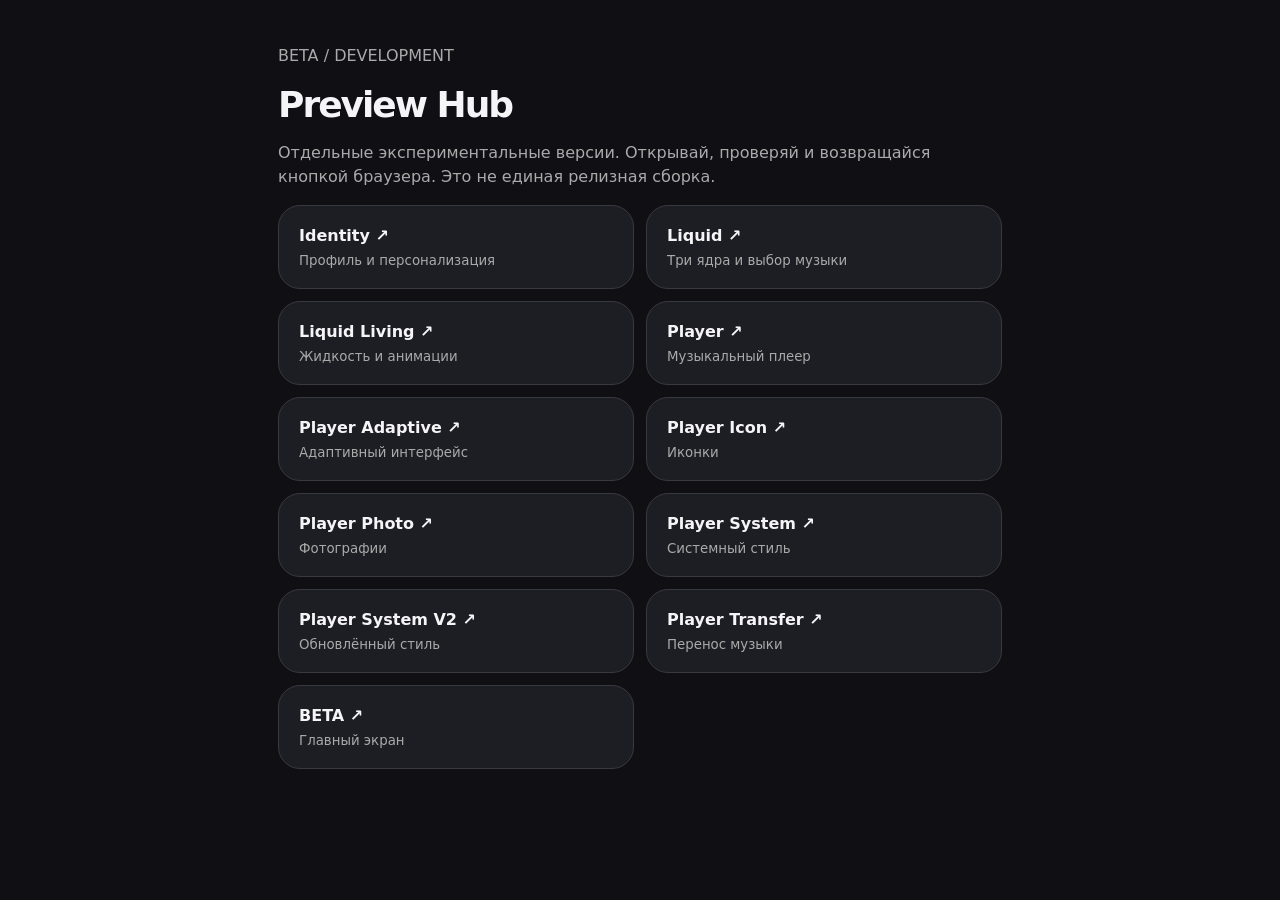
<file: app/preview.html>
<!doctype html><html lang="ru"><meta charset="utf-8"><meta name="viewport" content="width=device-width,initial-scale=1"><title>BETA Preview Hub</title><style> *{box-sizing:border-box}body{margin:0;background:#101014;color:#f5f5f7;font:16px system-ui}main{max-width:760px;margin:auto;padding:28px 18px}h1{font-size:36px;letter-spacing:-2px;margin:12px 0}p{color:#aaa;line-height:1.5}.grid{display:grid;grid-template-columns:repeat(auto-fit,minmax(240px,1fr));gap:12px}a{display:block;color:inherit;text-decoration:none;background:#1d1d24;border:1px solid #393941;border-radius:22px;padding:20px;transition:transform .18s}a:active{transform:scale(.97)}small{display:block;color:#aaa;margin-top:8px}a:focus-visible{outline:2px solid white}</style><main><p>BETA / DEVELOPMENT</p><h1>Preview Hub</h1><p>Отдельные экспериментальные версии. Открывай, проверяй и возвращайся кнопкой браузера. Это не единая релизная сборка.</p><div class="grid"><a href="identity.html"><strong>Identity ↗</strong><small>Профиль и персонализация</small></a><a href="liquid.html"><strong>Liquid ↗</strong><small>Три ядра и выбор музыки</small></a><a href="liquid-living.html"><strong>Liquid Living ↗</strong><small>Жидкость и анимации</small></a><a href="player.html"><strong>Player ↗</strong><small>Музыкальный плеер</small></a><a href="player-adaptive.html"><strong>Player Adaptive ↗</strong><small>Адаптивный интерфейс</small></a><a href="player-icon.html"><strong>Player Icon ↗</strong><small>Иконки</small></a><a href="player-photo.html"><strong>Player Photo ↗</strong><small>Фотографии</small></a><a href="player-system.html"><strong>Player System ↗</strong><small>Системный стиль</small></a><a href="player-system-v2.html"><strong>Player System V2 ↗</strong><small>Обновлённый стиль</small></a><a href="player-transfer.html"><strong>Player Transfer ↗</strong><small>Перенос музыки</small></a><a href="index.html"><strong>BETA ↗</strong><small>Главный экран</small></a></div></main></html>
</file>
